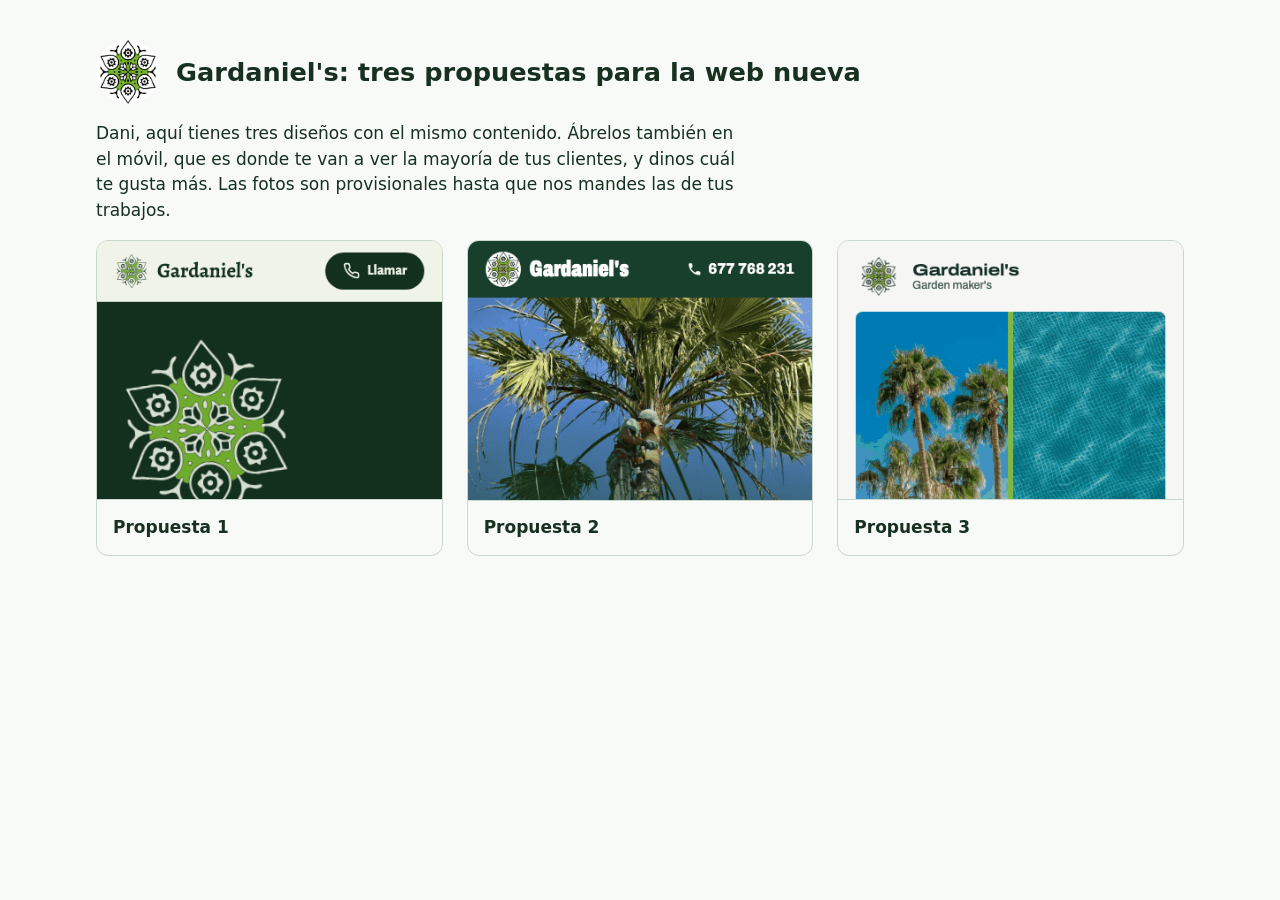
<file: index.html>
<!doctype html>
<html lang="es">
<head>
<meta charset="utf-8">
<meta name="viewport" content="width=device-width, initial-scale=1">
<meta name="robots" content="noindex">
<title>Gardaniel's · Propuestas de diseño</title>
<link rel="icon" href="assets/marca/logo-mandala.png">
<style>
  :root { color-scheme: light dark; --fg: #17301f; --bg: #f7faf6; --line: #c9d8cc; }
  @media (prefers-color-scheme: dark) { :root { --fg: #e4efe6; --bg: #101a13; --line: #2c4233; } }
  body { margin: 0; font: 17px/1.5 system-ui, sans-serif; color: var(--fg); background: var(--bg); }
  main { max-width: 68rem; margin: 0 auto; padding: 2.5rem 1.25rem 4rem; }
  header { display: flex; gap: 1rem; align-items: center; }
  header img { width: 64px; height: 64px; border-radius: 50%; background: #fff; }
  h1 { font-size: 1.6rem; margin: 0; }
  p { max-width: 40rem; }
  ul { list-style: none; padding: 0; display: grid; gap: 1.5rem; grid-template-columns: repeat(auto-fit, minmax(18rem, 1fr)); }
  a { color: inherit; }
  li a { display: block; text-decoration: none; border: 1px solid var(--line); border-radius: 12px; overflow: hidden; }
  li a:focus-visible { outline: 3px solid #3d8b4f; outline-offset: 3px; }
  li img { display: block; width: 100%; aspect-ratio: 4 / 3; object-fit: cover; object-position: top; border-bottom: 1px solid var(--line); }
  li span { display: block; padding: .9rem 1rem; font-weight: 600; }
</style>
</head>
<body>
<main>
  <header>
    <img src="assets/marca/logo-mandala.png" alt="" width="64" height="64">
    <h1>Gardaniel's: tres propuestas para la web nueva</h1>
  </header>
  <p>Dani, aquí tienes tres diseños con el mismo contenido. Ábrelos también en el móvil, que es donde te van a ver la mayoría de tus clientes, y dinos cuál te gusta más. Las fotos son provisionales hasta que nos mandes las de tus trabajos.</p>
  <ul>
    <li><a href="propuestas/1/"><img src="propuestas/1/capturas/movil-claro.png" alt="Captura de la propuesta 1"><span>Propuesta 1</span></a></li>
    <li><a href="propuestas/2/"><img src="propuestas/2/capturas/movil-claro.png" alt="Captura de la propuesta 2"><span>Propuesta 2</span></a></li>
    <li><a href="propuestas/3/"><img src="propuestas/3/capturas/movil-claro.png" alt="Captura de la propuesta 3"><span>Propuesta 3</span></a></li>
  </ul>
</main>
</body>
</html>
</file>
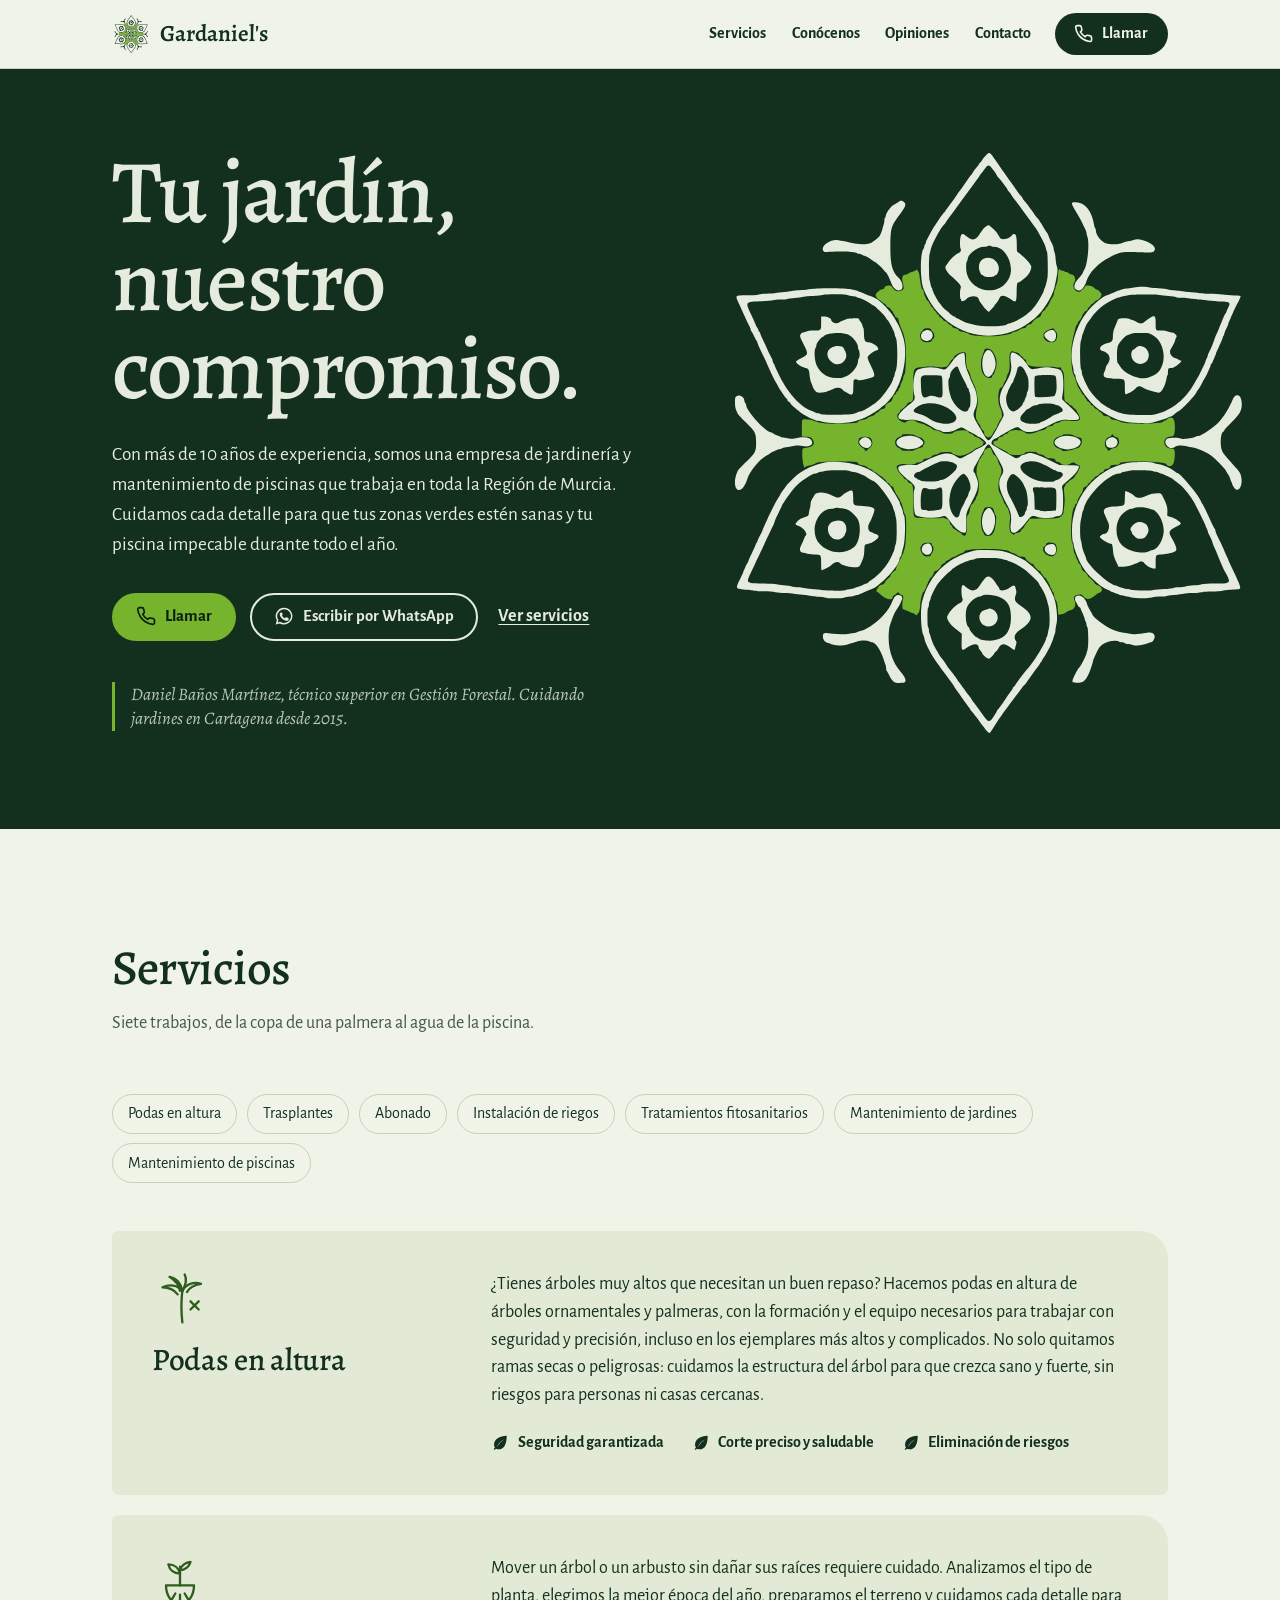
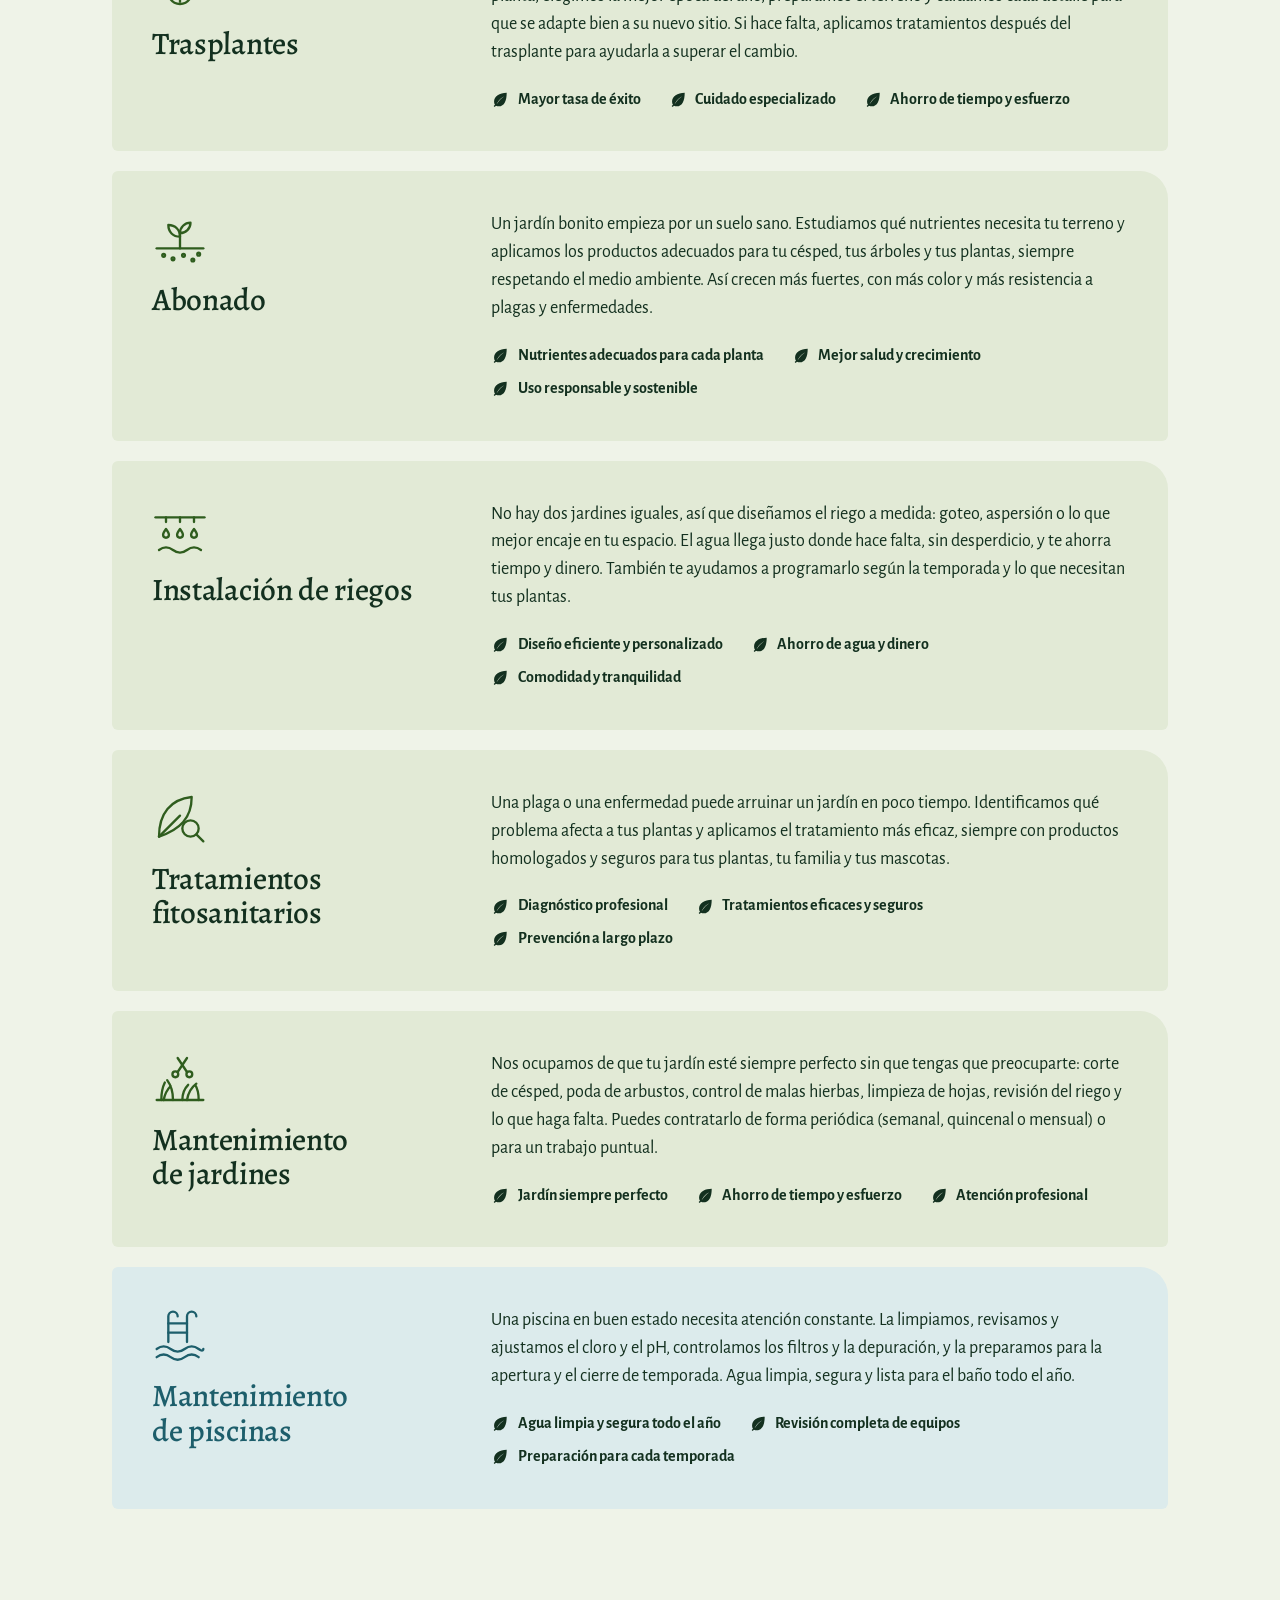
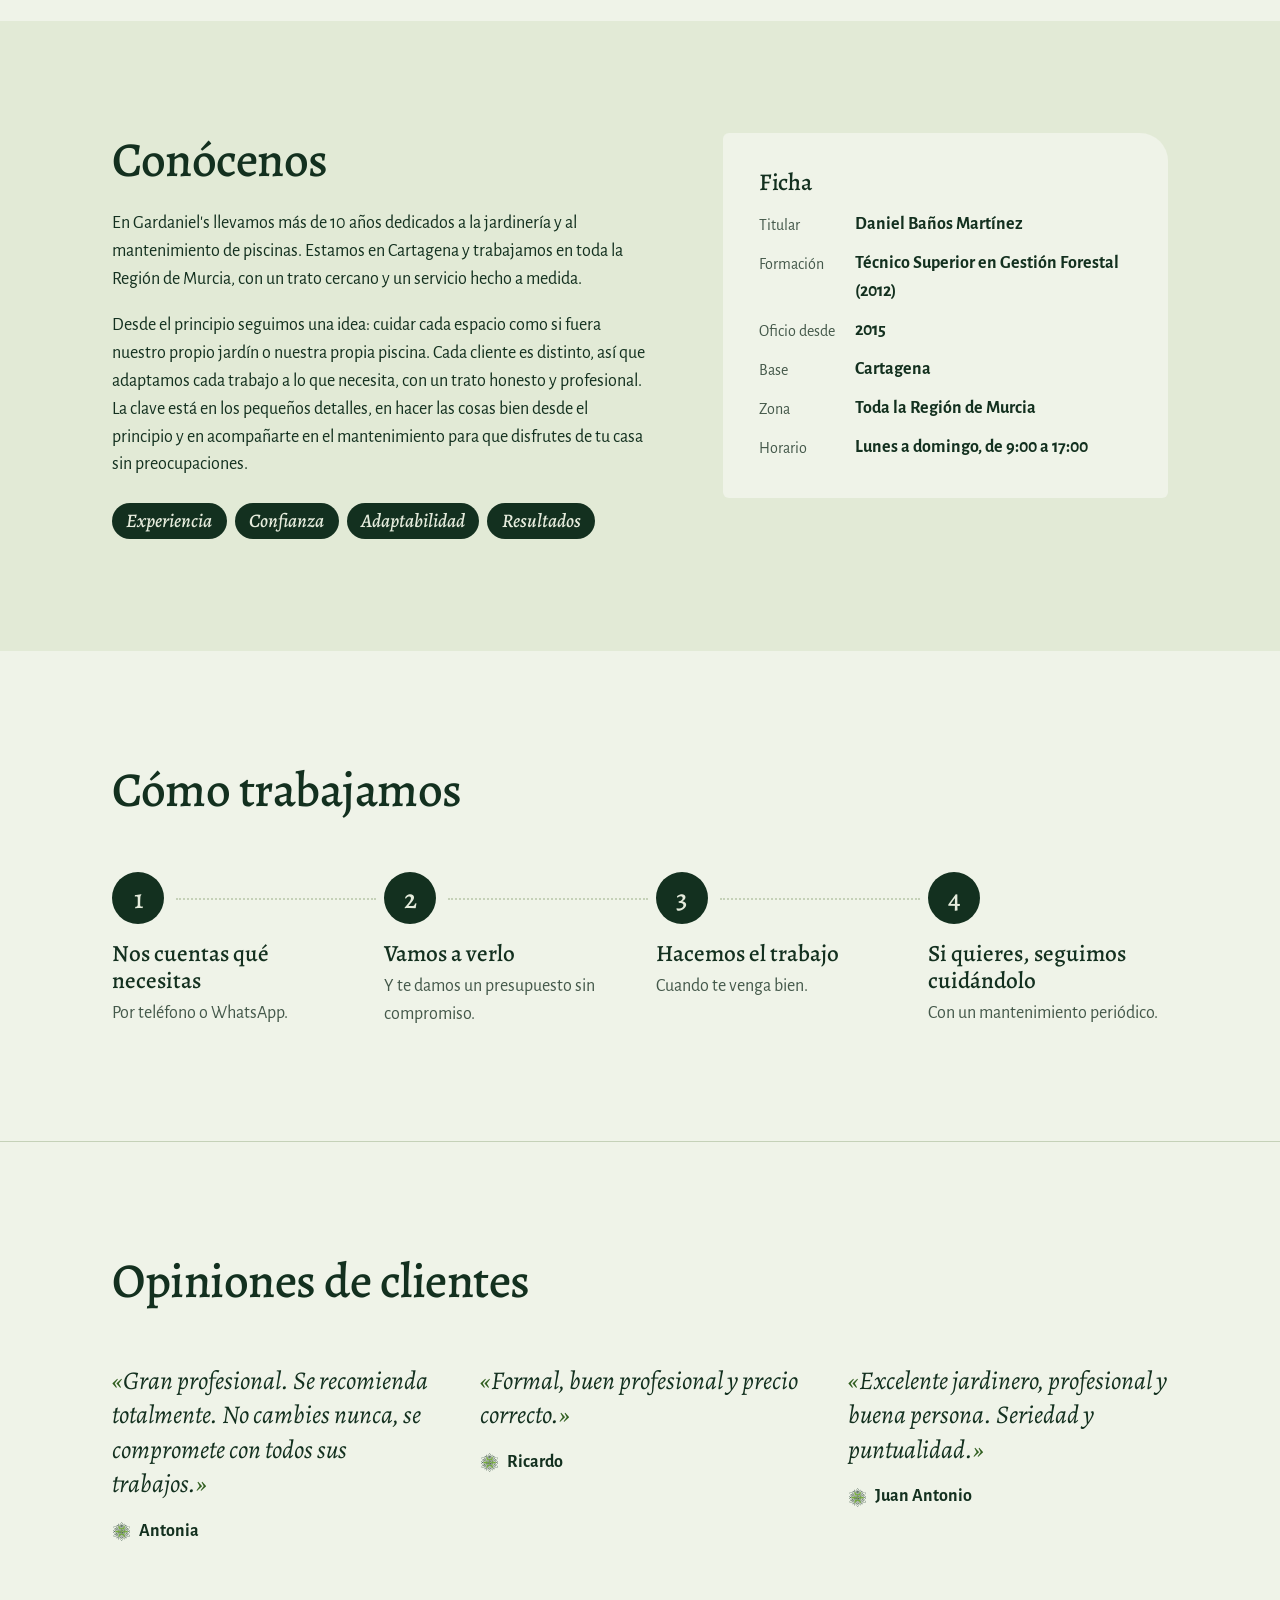
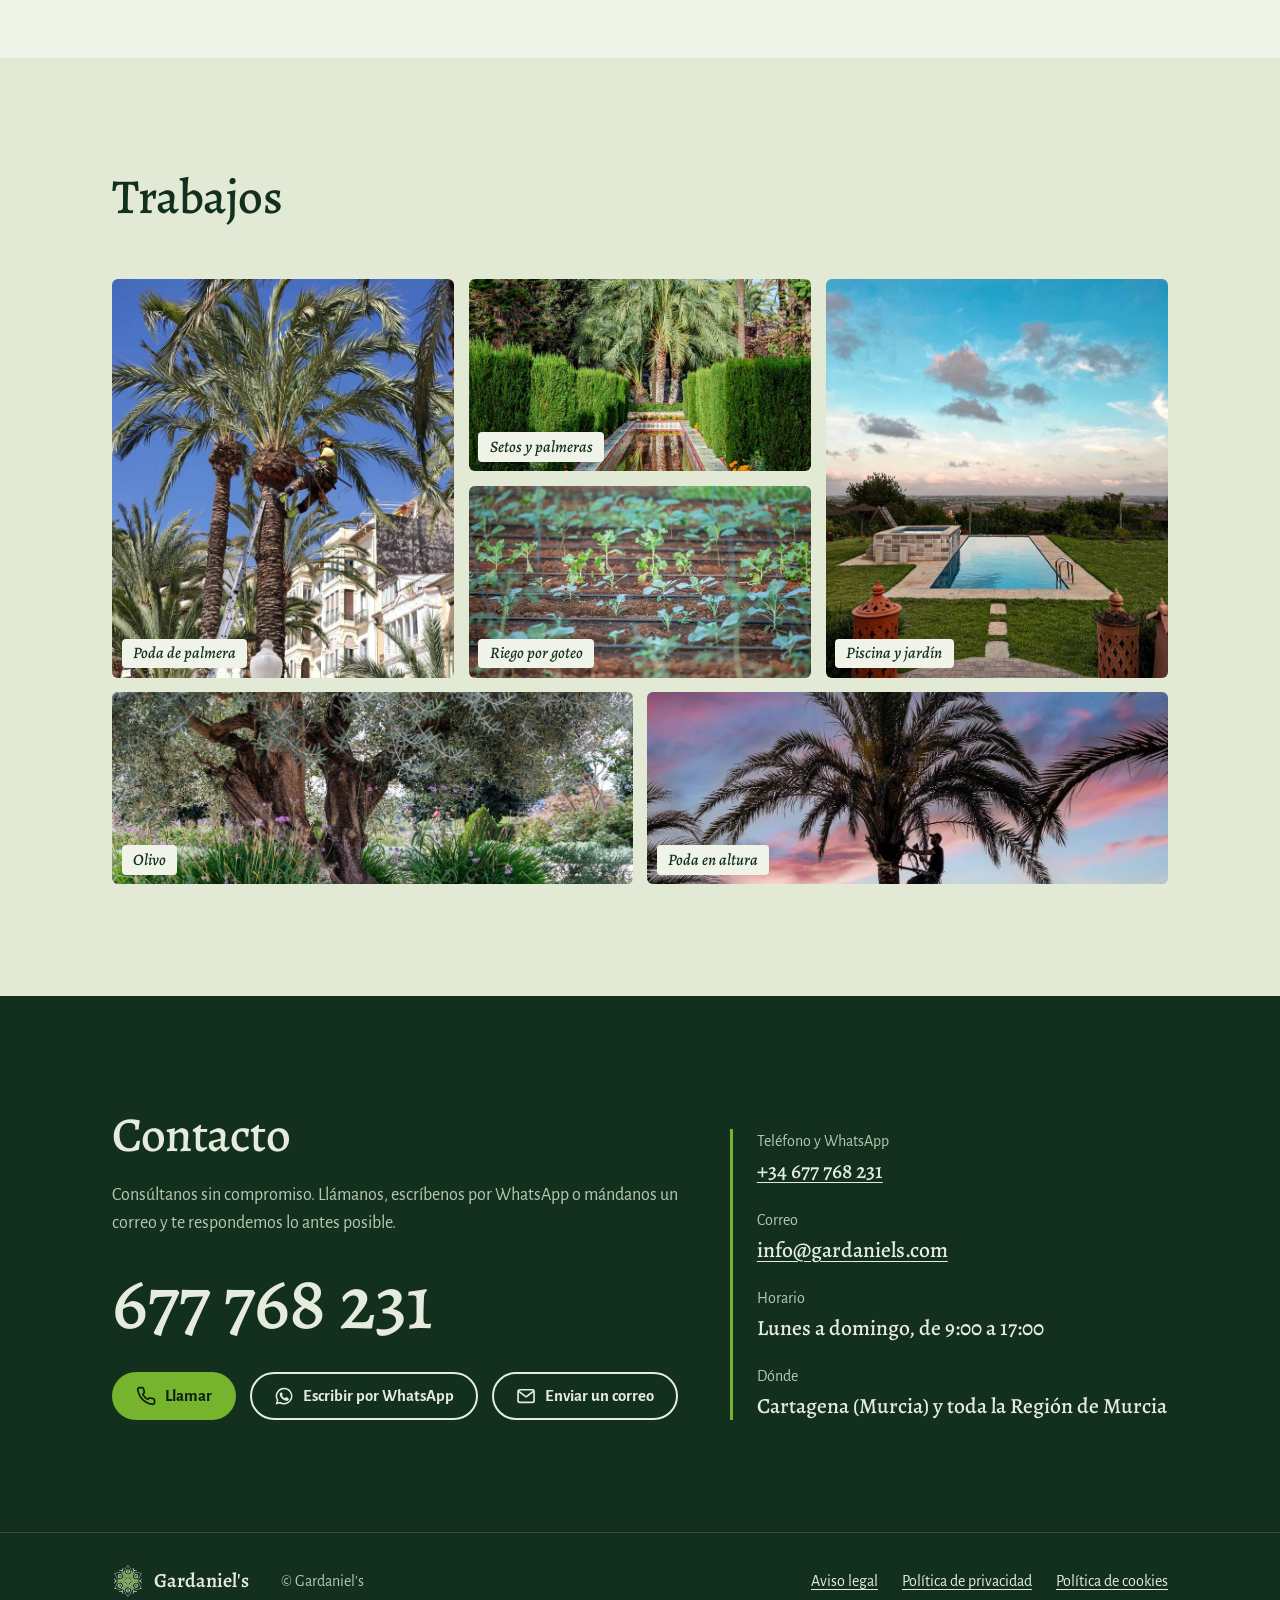
<file: propuestas/1/index.html>
<!doctype html>
<html lang="es">
<head>
<meta charset="utf-8">
<meta name="viewport" content="width=device-width, initial-scale=1">
<title>Gardaniel's | Jardinería y mantenimiento de piscinas en Cartagena</title>
<meta name="description" content="Jardinería y mantenimiento de piscinas en Cartagena y toda la Región de Murcia. Podas en altura, trasplantes, riego, tratamientos y mantenimiento. Más de 10 años de oficio. Presupuesto sin compromiso.">
<link rel="canonical" href="https://gardaniels.com/">
<meta name="theme-color" content="#13301f">
<meta property="og:type" content="website">
<meta property="og:locale" content="es_ES">
<meta property="og:site_name" content="Gardaniel's">
<meta property="og:title" content="Gardaniel's | Tu jardín, nuestro compromiso">
<meta property="og:description" content="Jardinería y mantenimiento de piscinas en Cartagena y toda la Región de Murcia. Presupuesto sin compromiso.">
<meta property="og:url" content="https://gardaniels.com/">
<meta property="og:image" content="https://gardaniels.com/img/og.jpg">
<meta property="og:image:width" content="1200">
<meta property="og:image:height" content="630">
<link rel="icon" href="favicon.svg" type="image/svg+xml">
<link rel="icon" href="favicon-32.png" sizes="32x32" type="image/png">
<link rel="apple-touch-icon" href="apple-touch-icon.png">
<link rel="stylesheet" href="estilos.css">
<script type="application/ld+json">
{
  "@context": "https://schema.org",
  "@type": "HomeAndConstructionBusiness",
  "name": "Gardaniel's",
  "slogan": "Garden maker's",
  "description": "Jardinería y mantenimiento de piscinas en Cartagena y toda la Región de Murcia.",
  "url": "https://gardaniels.com/",
  "logo": "https://gardaniels.com/logo-mandala.png",
  "image": "https://gardaniels.com/img/og.jpg",
  "telephone": "+34677768231",
  "email": "info@gardaniels.com",
  "founder": { "@type": "Person", "name": "Daniel Baños Martínez" },
  "foundingDate": "2015",
  "address": { "@type": "PostalAddress", "addressLocality": "Cartagena", "addressRegion": "Región de Murcia", "addressCountry": "ES" },
  "areaServed": { "@type": "AdministrativeArea", "name": "Región de Murcia" },
  "openingHoursSpecification": {
    "@type": "OpeningHoursSpecification",
    "dayOfWeek": ["Monday", "Tuesday", "Wednesday", "Thursday", "Friday", "Saturday", "Sunday"],
    "opens": "09:00",
    "closes": "17:00"
  },
  "knowsAbout": [
    "Podas en altura", "Trasplantes", "Abonado", "Instalación de riegos",
    "Tratamientos fitosanitarios", "Mantenimiento de jardines", "Mantenimiento de piscinas"
  ]
}
</script>
</head>
<body>
<svg width="0" height="0" style="position:absolute" aria-hidden="true"><symbol id="mandala" viewBox="0 0 1005 1005"><g transform="translate(0,1005) scale(0.1,-0.1)"><path class="m-verde" fill="#76B42D" d="M6224 7988 c-4 -7 -9 -51 -11 -98 -4 -83 -18 -155 -35 -174 -4 -6 -8 -18 -8 -28 0 -10 -4 -26 -9 -36 -6 -9 -13 -38 -16 -64 -3 -25 -13 -52 -20 -58 -8 -7 -15 -18 -15 -25 0 -7 -7 -18 -15 -25 -8 -7 -15 -20 -15 -30 0 -9 -9 -27 -20 -40 -11 -12 -17 -26 -15 -30 3 -5 -6 -17 -20 -28 -14 -11 -25 -26 -25 -34 0 -8 -11 -20 -24 -26 -22 -10 -43 -43 -59 -94 -3 -9 -22 -21 -42 -27 -37 -10 -95 -61 -108 -93 -3 -10 -16 -18 -27 -18 -32 0 -60 -18 -70 -46 -8 -19 -17 -24 -43 -24 -21 0 -51 -11 -78 -30 -24 -16 -56 -30 -70 -30 -14 0 -42 -11 -61 -23 -88 -61 -659 -73 -723 -16 -20 17 -70 34 -136 44 -24 4 -38 12 -42 24 -3 12 -21 22 -56 31 -32 7 -51 17 -51 27 0 7 -15 20 -34 28 -18 8 -40 25 -49 38 -9 13 -29 27 -46 30 -17 4 -31 13 -31 21 0 8 -16 23 -35 35 -19 11 -35 27 -35 35 0 9 -9 20 -20 26 -11 6 -20 17 -20 25 0 8 -11 22 -25 31 -14 9 -25 22 -25 29 0 8 -11 22 -25 33 -14 11 -25 27 -25 35 0 8 -7 20 -15 27 -8 7 -15 19 -15 26 0 7 -11 21 -25 30 -14 9 -25 24 -25 34 0 10 -6 23 -14 29 -8 7 -17 34 -21 62 -5 32 -13 53 -25 59 -16 9 -32 83 -54 258 -3 19 -12 42 -20 51 -9 10 -13 21 -9 24 13 14 -17 6 -50 -12 -18 -10 -47 -22 -64 -25 -18 -4 -37 -14 -44 -22 -6 -8 -20 -14 -31 -14 -74 0 -90 -45 -59 -165 18 -68 14 -88 -20 -107 -58 -33 -132 -10 -161 49 -23 49 -138 39 -138 -12 0 -7 -17 -15 -39 -19 -39 -6 -111 -70 -111 -99 0 -24 40 -78 67 -89 16 -7 32 -18 36 -25 4 -7 24 -20 43 -28 22 -9 34 -21 34 -34 0 -13 11 -23 35 -31 19 -6 35 -17 35 -24 0 -7 11 -22 25 -34 14 -12 25 -28 25 -36 0 -7 7 -19 15 -26 8 -7 15 -20 15 -30 0 -11 12 -22 29 -28 24 -9 29 -17 36 -59 4 -26 20 -76 36 -110 75 -161 94 -288 85 -567 -5 -154 -10 -214 -20 -225 -7 -9 -16 -27 -19 -41 -14 -67 -14 -67 -45 -127 -7 -13 -12 -31 -12 -42 0 -10 -7 -24 -15 -31 -8 -7 -15 -21 -15 -31 0 -10 -9 -23 -20 -29 -11 -6 -20 -17 -20 -25 0 -8 -11 -22 -25 -31 -14 -9 -25 -23 -25 -30 0 -8 -5 -24 -12 -37 -6 -12 -14 -29 -18 -37 -4 -8 -22 -20 -41 -26 -34 -11 -67 -53 -68 -86 -1 -12 -14 -19 -43 -25 -30 -6 -46 -15 -53 -31 -5 -12 -24 -27 -42 -33 -18 -6 -33 -17 -33 -24 0 -18 -24 -30 -72 -39 -21 -4 -41 -13 -45 -20 -12 -20 -43 -33 -98 -41 -57 -7 -69 -13 -77 -36 -5 -13 -31 -17 -144 -22 -311 -15 -509 -3 -585 36 -48 25 -172 44 -208 32 -17 -5 -18 -19 -20 -149 l-1 -143 68 -6 c87 -7 97 -12 122 -53 40 -69 0 -120 -102 -132 -82 -10 -78 -6 -80 -78 -3 -153 32 -311 55 -250 3 8 25 17 49 21 62 9 111 26 123 41 18 24 230 37 474 29 242 -7 247 -8 254 -34 3 -14 21 -21 67 -29 38 -7 70 -19 81 -31 10 -10 35 -25 56 -31 21 -7 42 -19 46 -26 4 -8 26 -23 48 -34 21 -11 39 -24 39 -29 0 -5 20 -19 45 -31 25 -12 43 -25 40 -29 -2 -5 7 -13 21 -19 13 -7 29 -23 34 -37 5 -14 21 -30 35 -37 14 -6 25 -17 25 -25 0 -7 16 -21 35 -30 25 -12 35 -23 35 -39 0 -13 5 -26 10 -29 6 -3 10 -14 11 -23 0 -9 16 -37 34 -62 19 -25 42 -61 50 -80 9 -19 23 -48 30 -65 8 -16 20 -63 28 -104 9 -46 21 -78 31 -83 32 -18 18 -556 -15 -593 -5 -5 -9 -17 -9 -26 0 -10 -6 -30 -14 -46 -8 -15 -20 -41 -26 -58 -7 -16 -17 -38 -22 -48 -55 -108 -68 -137 -68 -155 0 -11 -8 -23 -18 -27 -22 -6 -82 -78 -82 -97 -1 -7 -15 -22 -32 -33 -17 -11 -40 -38 -52 -61 -17 -34 -29 -43 -64 -53 -24 -6 -45 -19 -49 -29 -3 -9 -14 -26 -25 -38 -17 -20 -16 -54 2 -54 4 0 28 -20 53 -44 85 -84 207 -110 207 -45 0 12 13 25 35 36 19 9 35 23 35 30 0 20 38 15 50 -7 6 -11 17 -20 24 -20 31 0 49 -37 35 -72 -7 -17 -13 -63 -13 -102 -1 -70 -1 -70 57 -87 32 -10 67 -25 76 -33 10 -9 26 -16 37 -16 10 0 30 -9 44 -20 28 -22 40 -25 40 -9 0 6 9 18 20 27 16 14 21 38 30 127 11 119 35 213 57 232 8 6 15 17 16 25 2 7 10 24 20 38 9 13 17 32 17 42 0 9 5 20 10 23 6 3 10 14 10 24 0 10 7 24 15 31 8 7 15 20 15 30 0 10 11 25 25 34 14 9 25 23 25 30 0 7 7 19 15 26 8 7 12 16 9 22 -9 13 16 38 38 38 23 0 88 68 88 93 0 12 14 24 40 34 22 9 37 20 34 24 -3 5 15 18 39 28 24 11 47 26 50 34 3 8 25 19 49 25 25 6 57 21 71 32 15 12 46 27 69 34 24 6 43 18 43 26 0 53 716 55 765 2 10 -11 42 -25 71 -32 29 -7 61 -22 69 -33 12 -14 33 -21 74 -25 53 -4 58 -7 71 -38 8 -19 19 -34 24 -34 6 0 21 -11 35 -25 14 -14 34 -25 46 -25 11 0 24 -9 28 -19 11 -29 81 -101 98 -101 8 0 20 -13 25 -30 6 -16 15 -30 20 -30 5 0 14 -11 19 -25 5 -14 21 -30 35 -37 14 -6 25 -19 25 -28 0 -9 9 -25 20 -35 11 -10 18 -20 15 -23 -2 -3 2 -14 10 -26 8 -11 15 -28 15 -37 0 -9 7 -22 15 -29 8 -7 15 -21 15 -32 0 -10 6 -21 14 -24 8 -3 17 -26 21 -52 4 -26 14 -60 22 -77 9 -16 20 -38 25 -48 4 -9 11 -45 14 -80 10 -127 15 -150 27 -138 6 6 24 11 40 11 16 0 49 13 73 30 24 16 60 32 79 36 72 13 101 82 71 163 -26 68 -9 89 83 105 30 5 37 1 70 -34 54 -60 101 -57 185 9 33 26 71 52 84 55 77 24 52 112 -40 136 -22 7 -38 17 -38 26 0 16 -86 104 -101 104 -5 0 -9 5 -9 11 0 17 -48 72 -78 90 -15 9 -29 28 -33 45 -8 38 -37 94 -49 94 -6 0 -10 8 -10 17 0 9 -6 24 -13 32 -7 9 -20 36 -27 61 -7 25 -19 52 -26 60 -6 8 -15 49 -19 90 -4 41 -11 80 -16 86 -43 52 -20 549 27 605 8 8 14 22 14 30 0 8 9 22 20 32 11 9 20 23 20 31 0 18 48 115 71 141 16 20 32 65 33 95 1 8 17 20 36 26 22 7 37 20 42 36 5 14 20 30 33 36 14 7 24 17 23 24 -2 6 10 18 26 26 16 8 31 23 33 33 3 11 19 22 37 27 17 4 35 18 41 29 5 12 26 28 47 36 21 9 38 22 38 31 0 9 12 18 28 22 47 10 72 23 72 38 0 22 32 36 87 37 54 0 83 9 81 24 -6 50 771 36 795 -14 24 -50 99 -40 122 17 19 45 29 176 17 217 -8 28 -12 30 -70 35 -140 11 -141 200 -1 200 64 0 76 26 77 168 2 154 -54 200 -144 120 -11 -10 -28 -18 -37 -18 -9 0 -16 -6 -15 -12 10 -46 -680 -50 -730 -5 -21 18 -86 37 -130 37 -25 0 -35 5 -41 24 -11 26 -30 36 -72 36 -38 0 -69 16 -69 35 0 8 -13 21 -30 30 -16 9 -30 20 -30 25 0 5 -18 19 -40 30 -22 11 -40 27 -40 34 0 8 -13 19 -30 25 -18 6 -30 17 -30 28 0 10 -14 24 -33 33 -20 9 -33 24 -35 38 -2 13 -10 26 -18 29 -8 3 -14 13 -14 22 0 9 -9 22 -20 29 -12 7 -25 23 -31 35 -15 33 -34 65 -51 84 -8 10 -30 65 -48 123 -18 58 -39 112 -47 121 -18 21 -33 176 -33 339 1 133 11 204 55 380 9 36 19 75 22 87 3 12 11 28 19 34 8 6 14 20 14 30 0 10 6 22 14 26 22 12 66 81 66 104 0 11 7 22 15 25 8 4 15 14 15 23 0 9 13 22 30 28 19 7 30 18 30 31 0 11 11 27 25 36 14 9 25 23 25 31 0 8 16 21 36 30 19 8 33 19 29 25 -3 5 12 17 34 26 52 20 94 74 85 108 -6 25 -62 76 -83 76 -6 0 -27 16 -47 36 -37 38 -141 47 -153 13 -8 -24 -67 -78 -91 -84 -72 -17 -136 100 -89 161 36 45 5 134 -47 134 -12 0 -33 9 -47 20 -14 11 -34 20 -45 20 -12 0 -24 5 -27 10 -3 6 -19 10 -35 10 -15 0 -30 7 -34 15 -7 18 -22 19 -32 3z m-2190 -1004 c9 -3 16 -12 16 -18 0 -7 11 -23 25 -36 33 -31 36 -103 5 -120 -11 -6 -20 -19 -20 -30 0 -35 -130 -42 -163 -9 -45 45 -51 122 -12 159 14 13 25 29 25 36 0 21 84 33 124 18z m2116 -13 c0 -4 12 -21 26 -36 34 -37 30 -122 -8 -162 -52 -56 -207 3 -202 77 1 8 2 27 2 41 3 49 182 129 182 80z m-1056 -375 c67 -83 90 -203 56 -296 -11 -30 -20 -62 -20 -70 0 -8 -9 -21 -20 -28 -11 -7 -20 -19 -20 -27 0 -51 -80 -45 -136 10 -66 65 -75 246 -19 369 7 17 15 40 17 51 9 56 94 51 142 -9z m415 -19 c30 -8 46 -19 52 -35 5 -12 20 -27 34 -34 14 -6 25 -17 25 -25 0 -7 11 -18 25 -23 15 -6 25 -17 25 -29 0 -73 60 -96 252 -98 101 0 215 -4 253 -7 39 -3 76 -6 83 -6 6 0 12 -9 12 -19 0 -11 5 -23 10 -26 33 -20 41 -79 39 -289 -1 -236 -1 -236 46 -259 19 -9 35 -23 35 -30 0 -7 16 -19 35 -26 19 -7 35 -19 35 -26 0 -8 14 -21 30 -30 17 -9 30 -23 30 -33 0 -10 8 -24 18 -33 21 -18 47 -92 39 -113 -11 -27 -81 -38 -162 -25 -81 13 -160 5 -172 -16 -5 -8 -31 -17 -58 -22 -37 -6 -53 -14 -59 -30 -7 -15 -22 -23 -57 -27 -35 -5 -53 -13 -66 -31 -13 -17 -34 -28 -70 -35 -29 -5 -72 -19 -95 -31 -57 -28 -162 -37 -186 -17 -75 67 -264 68 -305 2 -4 -7 -21 -16 -38 -19 -19 -4 -33 -15 -36 -26 -4 -12 -14 -19 -30 -19 -35 0 -63 -18 -63 -41 0 -20 -4 -23 -52 -33 -21 -5 -28 -12 -28 -30 0 -34 12 -42 156 -116 49 -25 91 -48 92 -53 25 -55 264 -56 295 -1 12 21 193 20 205 -1 4 -9 17 -17 28 -19 66 -13 102 -28 107 -45 5 -19 44 -31 104 -31 41 0 73 -15 73 -35 0 -8 18 -20 44 -27 24 -7 45 -17 46 -23 7 -33 140 -37 167 -5 20 23 68 27 80 6 4 -7 21 -17 37 -23 47 -15 54 -36 28 -85 -35 -67 -47 -86 -65 -106 -10 -10 -17 -24 -17 -31 0 -6 -20 -20 -45 -31 -25 -11 -45 -26 -45 -33 0 -8 -14 -20 -30 -27 -17 -7 -29 -18 -27 -24 3 -6 -4 -20 -14 -32 -17 -19 -18 -28 -8 -135 8 -88 8 -136 -2 -209 -7 -52 -12 -100 -11 -106 1 -6 -13 -28 -31 -49 -42 -48 -73 -53 -343 -54 l-200 -1 -30 -41 c-16 -22 -39 -53 -51 -68 -12 -16 -20 -31 -17 -34 3 -2 -9 -15 -25 -27 -17 -12 -31 -28 -31 -35 0 -18 -24 -30 -72 -39 -20 -4 -39 -14 -43 -23 -3 -10 -9 -13 -13 -8 -4 6 -16 15 -27 21 -40 22 -52 118 -30 247 4 21 2 50 -3 65 -6 15 -13 43 -17 63 -3 21 -15 50 -27 65 -13 15 -23 34 -25 43 -1 8 -9 18 -17 23 -9 5 -16 16 -16 24 0 8 -4 22 -9 32 -5 9 -17 37 -27 62 -10 25 -24 52 -31 61 -39 47 -34 222 8 304 26 49 21 128 -9 172 -11 15 -23 45 -27 66 -7 44 -48 109 -76 119 -10 4 -19 16 -19 27 0 11 -4 22 -9 25 -4 3 -11 19 -14 36 -15 74 -137 8 -137 -73 0 -10 -5 -17 -11 -17 -5 0 -15 -13 -20 -29 -6 -16 -16 -32 -23 -34 -7 -3 -18 -24 -25 -48 -7 -24 -17 -52 -22 -61 -19 -36 -23 -155 -6 -190 45 -98 36 -312 -16 -364 -4 -4 -7 -15 -7 -24 0 -9 -9 -25 -20 -35 -11 -10 -18 -21 -15 -25 2 -4 -9 -16 -24 -28 -24 -18 -31 -33 -42 -94 -7 -44 -20 -80 -31 -91 -19 -19 -21 -34 -18 -187 1 -90 -16 -170 -38 -170 -25 1 -52 14 -52 27 0 8 -17 21 -37 30 -21 8 -42 22 -47 30 -4 8 -23 21 -42 29 -20 9 -34 21 -34 32 0 9 -9 23 -20 30 -11 7 -20 20 -20 30 0 55 -75 103 -151 95 -93 -10 -280 -9 -380 1 -97 10 -93 -3 -94 302 -1 255 -5 275 -65 295 -15 6 -30 19 -33 30 -3 11 -19 24 -36 30 -17 6 -31 16 -31 23 0 6 -12 24 -27 38 -59 57 -92 111 -93 150 0 32 81 60 143 49 97 -17 150 -14 177 9 13 11 30 20 39 20 42 0 91 22 91 39 0 15 12 21 62 30 43 7 69 18 84 34 13 15 39 27 65 31 24 4 52 15 62 24 23 21 224 26 220 5 -2 -11 60 -36 122 -47 40 -8 128 17 174 48 20 14 42 26 48 26 6 0 21 11 31 25 12 15 42 32 72 41 86 25 122 93 63 119 -13 5 -23 15 -23 22 0 6 -25 19 -55 28 -32 9 -55 21 -55 29 0 13 -56 46 -79 46 -6 0 -11 4 -11 9 0 56 -223 53 -269 -3 -21 -25 -161 -22 -191 4 -24 21 -80 40 -117 40 -12 0 -36 13 -52 29 -16 15 -45 31 -65 35 -19 4 -39 14 -44 23 -6 10 -40 23 -88 33 -44 10 -78 22 -77 28 7 29 -133 27 -162 -2 -20 -19 -22 -19 -66 -4 -88 29 -119 113 -58 157 10 7 19 22 19 32 0 10 10 21 23 24 24 7 85 67 102 100 6 10 25 22 44 26 53 11 53 10 54 275 2 321 -5 306 170 323 84 8 159 9 240 2 132 -10 167 -5 183 27 6 12 18 30 27 40 10 10 17 24 17 30 0 6 11 19 25 28 14 9 25 21 25 26 0 36 100 98 159 98 52 0 59 -11 54 -88 -4 -56 2 -113 20 -188 2 -7 9 -20 17 -29 17 -20 40 -82 40 -107 0 -10 20 -57 45 -106 69 -133 98 -320 65 -427 -21 -70 -24 -189 -6 -204 9 -7 16 -22 16 -32 0 -10 8 -23 18 -28 9 -5 23 -30 31 -56 8 -27 23 -53 37 -62 13 -8 24 -24 24 -35 0 -96 102 -121 145 -35 14 28 39 70 55 92 16 22 29 50 30 61 0 12 7 27 15 34 8 7 15 20 15 30 0 10 10 24 22 32 36 24 32 137 -7 203 -47 81 -37 324 14 338 18 4 51 58 51 83 0 7 8 21 19 31 10 10 22 36 25 58 4 22 13 49 20 60 31 52 39 103 32 222 -8 128 14 187 62 168 9 -3 37 -12 61 -18z m-1734 -1417 c22 -12 58 -25 80 -31 61 -16 104 -90 70 -119 -8 -7 -15 -21 -15 -30 0 -13 -11 -21 -32 -26 -31 -6 -81 -25 -120 -45 -31 -16 -218 -11 -218 5 0 8 -17 21 -37 29 -93 37 -94 158 -2 192 27 9 48 20 48 23 -3 19 8 22 94 22 74 0 101 -4 132 -20z m2698 5 c9 -8 41 -21 71 -29 31 -8 61 -18 66 -21 16 -10 12 -101 -5 -115 -8 -7 -15 -18 -15 -24 -2 -42 -310 -110 -310 -68 0 5 -25 17 -56 28 -121 41 -118 176 6 208 38 10 70 22 70 27 0 16 157 11 173 -6z m687 -4 c5 -11 23 -22 40 -26 28 -6 41 -17 47 -40 14 -56 14 -65 -11 -103 -21 -33 -32 -41 -67 -47 -22 -4 -48 -16 -57 -26 -19 -22 -52 -25 -52 -6 0 8 -11 24 -24 36 -54 51 -8 191 63 191 10 0 21 9 24 20 7 25 23 26 37 1z m-4168 -32 c67 -31 71 -150 5 -182 -20 -10 -37 -25 -37 -33 0 -8 -10 -14 -26 -14 -18 0 -25 4 -21 14 4 9 -8 20 -31 31 -48 22 -86 79 -76 114 5 14 8 32 9 40 1 33 125 54 177 30z m2091 -1200 c16 -7 28 -27 41 -70 9 -32 21 -59 26 -59 22 0 -8 -256 -34 -289 -5 -7 -15 -23 -21 -34 -22 -45 -145 -44 -145 0 0 9 -6 24 -13 32 -45 53 -52 261 -12 337 14 26 25 53 25 60 0 31 84 45 133 23z m-1039 -605 c9 -3 16 -14 16 -24 0 -10 7 -23 16 -31 21 -17 10 -95 -17 -125 -10 -11 -19 -26 -19 -32 0 -7 -10 -12 -22 -12 -13 0 -32 -3 -43 -6 -63 -17 -144 136 -96 180 12 11 21 25 21 32 0 21 102 34 144 18z m2130 -26 c48 -95 0 -214 -80 -201 -111 18 -176 122 -109 175 14 11 25 26 25 33 0 40 144 34 164 -7z"/><path fill="currentColor" d="M4973 9930 c-29 -32 -53 -62 -53 -67 0 -5 -13 -22 -30 -38 -16 -16 -30 -33 -30 -38 0 -5 -20 -33 -45 -61 -25 -29 -45 -57 -45 -61 0 -4 -12 -22 -27 -40 -27 -31 -34 -40 -71 -96 -30 -47 -135 -195 -180 -254 -4 -5 -15 -21 -24 -35 -34 -51 -84 -119 -130 -179 -27 -34 -48 -65 -48 -69 0 -5 -11 -19 -24 -31 -13 -12 -45 -55 -72 -94 -26 -40 -59 -89 -73 -110 -41 -60 -57 -87 -94 -157 -63 -117 -67 -125 -67 -140 0 -8 -7 -24 -15 -34 -8 -11 -15 -29 -15 -41 0 -12 -3 -25 -7 -29 -67 -66 -68 -538 -3 -701 320 -800 1256 -1044 1899 -496 135 116 298 370 332 521 53 234 64 320 44 366 -9 21 -19 77 -22 124 -3 47 -11 99 -19 117 -8 17 -14 43 -14 57 0 14 -12 52 -26 83 -56 121 -64 140 -64 148 0 4 -14 28 -31 54 -18 25 -45 70 -61 100 -16 29 -36 60 -44 68 -8 8 -14 19 -14 24 0 5 -16 27 -35 48 -20 21 -49 58 -64 82 -16 24 -37 53 -48 65 -11 11 -25 30 -32 42 -6 12 -34 48 -61 81 -28 33 -50 63 -50 67 0 4 -15 24 -32 44 -18 21 -53 68 -78 105 -25 37 -63 90 -85 118 -22 29 -53 72 -70 97 -17 25 -47 68 -66 95 -19 28 -77 112 -129 188 -107 157 -106 157 -177 77z m79 -172 c20 -16 118 -148 118 -159 0 -5 17 -27 38 -48 20 -22 53 -63 72 -91 19 -28 43 -61 53 -72 9 -12 17 -25 17 -30 0 -5 9 -18 20 -30 11 -12 32 -40 47 -62 15 -23 46 -66 69 -96 83 -111 331 -446 352 -476 23 -34 87 -150 135 -248 16 -33 31 -76 34 -95 3 -20 11 -42 17 -50 15 -19 21 -390 8 -456 -19 -90 -32 -139 -47 -172 -8 -17 -15 -36 -15 -42 0 -11 -40 -91 -73 -146 -95 -161 -171 -236 -332 -333 -60 -36 -165 -82 -187 -82 -13 0 -28 -4 -34 -10 -43 -43 -404 -49 -566 -9 -129 32 -164 44 -228 80 -19 11 -47 25 -62 30 -16 6 -28 15 -28 20 0 5 -6 9 -13 9 -15 0 -34 14 -128 93 -38 32 -77 70 -86 85 -9 15 -32 44 -50 64 -34 39 -113 191 -113 218 0 9 -4 20 -10 26 -5 5 -14 30 -19 54 -5 25 -14 63 -20 85 -14 52 -14 388 0 440 6 22 14 56 19 75 26 105 171 378 230 430 3 3 19 25 35 49 37 54 54 78 130 179 33 44 67 90 75 102 8 13 59 82 112 154 53 72 121 164 150 204 29 40 58 78 63 85 6 7 22 30 35 52 13 22 29 45 36 50 6 6 28 35 49 65 49 73 65 83 97 58z M4990 8733 c-41 -28 -54 -44 -114 -135 -76 -118 -122 -122 -249 -20 -39 31 -56 28 -73 -13 -17 -41 -19 -187 -3 -217 15 -28 -5 -64 -43 -77 -35 -12 -141 -111 -170 -160 -12 -20 -28 -42 -35 -49 -32 -33 1 -106 81 -177 155 -136 184 -174 167 -211 -14 -31 -15 -171 -1 -179 6 -3 10 -15 10 -26 0 -29 59 -15 90 21 54 63 210 58 210 -6 0 -19 96 -151 133 -184 l38 -33 49 51 c28 28 50 56 50 61 0 6 10 19 21 30 23 21 39 46 64 99 26 55 91 46 205 -31 77 -52 85 -43 87 113 3 152 7 180 27 180 13 0 42 21 133 95 66 54 113 176 78 205 -8 7 -15 18 -15 24 0 14 -139 151 -187 185 -33 22 -33 22 -33 138 0 134 -12 183 -47 183 -12 0 -26 -6 -30 -14 -40 -72 -193 -102 -218 -43 -8 20 -19 38 -25 42 -5 3 -10 13 -10 21 0 19 -130 144 -150 144 -9 0 -27 -8 -40 -17z m85 -343 c3 -5 24 -10 46 -10 204 0 362 -334 255 -539 -184 -353 -730 -217 -731 181 0 65 4 101 13 110 6 6 12 20 12 31 0 88 165 217 279 217 27 0 53 5 56 10 3 6 19 10 35 10 16 0 32 -4 35 -10z M4944 8176 c-75 -34 -103 -135 -63 -224 13 -28 29 -52 36 -52 6 0 19 -8 29 -17 24 -25 154 -25 181 0 11 9 25 17 31 17 6 0 21 21 32 48 63 141 -101 294 -246 228z M3515 9161 c-6 -5 -26 -18 -45 -28 -80 -44 -98 -59 -142 -117 -26 -34 -49 -77 -53 -99 -4 -20 -11 -40 -16 -43 -5 -3 -9 -21 -9 -39 0 -19 -6 -54 -14 -77 -8 -24 -17 -58 -21 -76 -4 -18 -13 -45 -21 -60 -8 -15 -14 -32 -14 -37 0 -22 -116 -122 -160 -138 -96 -34 -258 -26 -412 19 -26 8 -59 14 -73 14 -14 0 -46 5 -70 11 -123 31 -312 -98 -259 -178 16 -25 16 -25 127 -18 214 13 424 2 450 -24 6 -6 20 -11 31 -11 12 -1 39 -9 61 -20 22 -11 47 -19 56 -20 9 0 43 -20 75 -45 31 -25 61 -45 66 -45 5 0 14 -4 21 -10 76 -61 117 -99 140 -131 15 -20 33 -39 40 -42 15 -6 59 -89 82 -155 41 -120 108 -178 171 -149 59 28 38 147 -38 213 -105 92 -140 231 -136 535 4 319 11 341 160 540 95 127 112 170 81 207 -21 24 -63 37 -78 23z M6457 9133 c-14 -13 -6 -36 36 -106 24 -40 47 -79 51 -87 4 -8 18 -33 31 -55 13 -22 34 -60 46 -85 11 -25 34 -72 50 -104 16 -33 29 -68 29 -78 0 -11 7 -42 16 -69 37 -113 1 -483 -54 -558 -10 -14 -22 -38 -25 -53 -4 -14 -27 -47 -51 -72 -94 -96 -117 -167 -69 -212 61 -56 142 9 184 149 41 138 215 315 389 397 203 96 191 94 479 87 261 -6 271 -5 295 41 44 85 -254 222 -360 167 -16 -8 -43 -15 -60 -15 -33 0 -121 -24 -163 -44 -42 -20 -221 -14 -267 9 -82 42 -154 141 -154 212 0 16 -5 34 -12 41 -6 6 -15 33 -19 59 -37 234 -159 383 -313 383 -29 0 -56 -3 -59 -7z M7510 7684 c-25 -7 -73 -13 -106 -13 -34 -1 -75 -8 -90 -16 -16 -8 -37 -15 -47 -15 -9 0 -25 -4 -35 -10 -9 -5 -35 -16 -57 -25 -22 -9 -58 -25 -81 -36 -23 -10 -48 -19 -56 -19 -38 0 -225 -155 -316 -264 -212 -250 -327 -671 -257 -939 8 -32 15 -73 15 -91 0 -19 7 -39 15 -46 8 -7 15 -19 15 -27 0 -128 236 -466 405 -583 242 -166 406 -220 684 -228 148 -3 194 -1 235 11 28 9 87 26 131 37 44 12 101 32 126 46 26 13 54 24 62 24 9 0 20 6 24 14 8 15 88 76 99 76 28 0 275 258 297 310 6 14 19 34 28 45 9 11 36 56 60 100 23 44 53 97 66 117 12 21 23 40 23 43 0 2 16 38 35 79 19 41 35 81 35 89 0 8 7 20 15 27 8 7 15 16 15 21 0 4 14 37 30 72 17 36 30 70 30 75 0 6 6 23 14 39 8 15 19 39 24 53 6 14 24 54 41 90 16 36 33 77 36 93 4 15 11 30 16 33 5 3 9 12 9 20 0 14 12 45 56 141 8 17 14 36 14 41 0 6 6 23 14 39 8 15 19 39 25 53 32 78 103 232 120 260 18 28 51 106 51 118 0 9 -33 12 -112 12 -62 0 -151 7 -198 15 -47 8 -146 15 -220 16 -74 0 -157 5 -185 10 -27 6 -106 14 -175 19 -69 4 -143 13 -165 19 -22 6 -72 11 -110 11 -43 0 -78 5 -90 14 -13 9 -66 15 -155 19 -74 3 -148 10 -163 16 -38 15 -191 12 -247 -5z m440 -125 c25 -6 93 -14 152 -19 59 -5 116 -13 127 -19 11 -6 57 -11 103 -11 46 -1 103 -5 128 -11 25 -6 105 -14 178 -19 73 -4 138 -13 145 -18 6 -6 82 -12 168 -14 202 -4 214 -12 164 -113 -13 -27 -25 -53 -25 -58 0 -4 -10 -24 -23 -45 -12 -20 -33 -64 -46 -97 -12 -33 -29 -72 -37 -87 -8 -14 -14 -31 -14 -36 0 -6 -14 -41 -31 -79 -17 -37 -37 -82 -45 -100 -8 -17 -14 -35 -14 -40 0 -4 -13 -40 -29 -79 -29 -71 -32 -79 -64 -142 -9 -19 -17 -39 -17 -45 -1 -7 -9 -30 -20 -52 -11 -22 -19 -44 -20 -50 0 -5 -13 -37 -29 -70 -16 -33 -44 -91 -62 -130 -19 -38 -39 -77 -45 -85 -7 -8 -27 -42 -45 -75 -122 -224 -288 -385 -497 -481 -52 -24 -94 -38 -192 -64 -73 -20 -470 -12 -533 10 -31 11 -61 20 -67 20 -6 0 -35 11 -63 24 -29 13 -62 27 -74 31 -13 3 -23 11 -23 16 0 5 -8 9 -19 9 -10 0 -24 7 -31 15 -7 9 -28 23 -48 32 -55 26 -212 188 -259 267 -25 43 -93 184 -93 193 0 6 -7 24 -15 39 -8 16 -15 45 -15 65 0 19 -6 41 -12 47 -21 21 -24 438 -4 487 9 21 16 49 16 64 0 14 7 39 15 55 8 15 15 33 15 38 0 5 8 28 19 51 10 23 21 49 24 57 10 23 27 48 88 130 109 146 203 222 396 318 29 15 121 43 171 52 26 5 63 13 82 18 48 13 464 14 520 1z M7779 7167 c-20 -12 -55 -39 -78 -59 -51 -47 -86 -49 -153 -8 -26 17 -56 30 -66 30 -10 0 -27 7 -38 15 -35 26 -201 21 -209 -7 -4 -13 -12 -36 -20 -53 -28 -65 -35 -82 -50 -125 -8 -25 -15 -72 -15 -105 0 -75 -16 -101 -70 -110 -132 -22 -200 -112 -106 -141 128 -39 158 -143 71 -244 -7 -8 -16 -33 -20 -55 -4 -22 -11 -45 -15 -50 -27 -33 -23 -94 6 -100 16 -4 38 -11 49 -15 11 -5 75 -11 143 -13 152 -5 146 0 146 -141 1 -122 4 -132 33 -118 10 5 39 20 65 32 26 13 63 41 84 62 43 45 69 48 122 15 55 -35 222 -87 278 -87 45 0 113 127 129 242 3 26 10 50 16 53 5 4 9 26 9 50 0 62 7 75 42 75 37 0 80 22 141 72 50 43 58 58 28 58 -10 0 -24 6 -30 14 -7 8 -24 17 -39 21 -94 23 -136 109 -86 176 33 44 61 101 69 142 4 18 12 38 18 45 24 30 -33 82 -89 82 -13 0 -41 7 -61 15 -21 9 -67 15 -113 15 -93 0 -90 -5 -90 136 0 117 -17 131 -101 81z m39 -288 c258 -129 267 -598 13 -701 -14 -6 -41 -17 -60 -26 -143 -62 -432 54 -508 203 -9 16 -21 33 -27 37 -23 15 -21 263 3 309 33 63 131 169 157 169 3 0 20 6 37 14 53 24 58 24 193 25 127 1 133 0 192 -30z M7540 6655 c-13 -13 -31 -27 -41 -30 -43 -14 -48 -121 -7 -175 91 -124 265 -74 271 78 5 123 -146 209 -223 127z M2125 7669 c-77 -3 -160 -11 -185 -17 -25 -6 -87 -11 -138 -12 -51 0 -103 -5 -114 -11 -12 -7 -74 -15 -137 -19 -64 -5 -134 -13 -156 -19 -22 -6 -92 -11 -155 -11 -77 0 -120 -4 -128 -12 -8 -8 -72 -14 -202 -16 -228 -5 -213 15 -128 -172 51 -113 64 -141 169 -366 10 -23 19 -49 19 -58 0 -9 3 -16 8 -16 4 0 25 -36 46 -80 21 -44 42 -83 47 -86 5 -3 9 -12 9 -21 0 -9 20 -59 45 -112 25 -53 59 -123 74 -156 16 -33 38 -81 50 -107 12 -27 30 -69 42 -95 44 -98 74 -160 111 -222 21 -34 38 -65 38 -68 0 -11 133 -203 140 -203 4 0 11 -11 14 -24 3 -14 15 -27 26 -31 10 -3 22 -14 25 -24 3 -9 35 -42 71 -72 37 -30 83 -69 103 -87 37 -33 207 -122 235 -122 8 0 18 -4 21 -10 3 -5 15 -10 27 -10 11 0 59 -9 107 -21 147 -36 492 -17 583 32 10 5 23 9 29 9 50 0 296 135 369 203 14 12 34 29 46 37 268 189 436 747 343 1137 -77 321 -350 669 -579 737 -26 8 -70 26 -98 40 -28 14 -60 26 -70 26 -10 0 -27 7 -38 15 -10 8 -31 15 -46 15 -15 0 -47 6 -70 14 -50 17 -337 24 -553 15z m487 -113 c24 -8 67 -16 97 -20 29 -3 58 -9 65 -14 6 -6 25 -13 43 -17 41 -8 157 -66 202 -99 19 -14 40 -26 47 -26 17 0 214 -195 214 -213 0 -7 10 -23 23 -35 13 -12 40 -57 61 -100 21 -42 41 -84 46 -93 5 -9 12 -34 16 -55 3 -22 11 -45 17 -52 35 -45 36 -504 1 -567 -7 -11 -15 -39 -19 -62 -4 -24 -11 -45 -16 -49 -5 -3 -9 -13 -9 -22 0 -53 -133 -254 -235 -357 -86 -85 -278 -205 -329 -205 -8 0 -27 -6 -43 -14 -71 -36 -116 -41 -370 -41 -188 0 -255 3 -265 13 -6 6 -25 12 -41 12 -15 0 -38 5 -50 12 -12 7 -36 17 -54 24 -169 60 -362 252 -495 492 -53 94 -136 267 -144 297 -3 14 -10 25 -15 25 -4 0 -11 17 -15 38 -4 20 -11 42 -16 49 -11 14 -78 149 -78 158 0 3 -27 62 -60 130 -33 68 -60 130 -60 138 0 8 -7 20 -15 27 -8 7 -15 19 -15 27 0 8 -8 27 -19 41 -10 15 -31 56 -45 92 -15 36 -45 102 -67 147 -95 200 -94 203 153 213 100 5 201 13 223 19 22 6 82 11 133 11 51 0 103 5 114 11 12 6 69 14 127 16 58 3 114 10 125 15 10 6 84 14 165 18 80 5 164 13 186 18 66 16 367 14 417 -2z M2170 7082 c0 -134 2 -132 -121 -132 -66 0 -106 -5 -125 -15 -16 -8 -41 -15 -56 -15 -16 0 -33 -9 -42 -22 -27 -38 -25 -45 57 -207 71 -142 69 -148 -65 -216 -45 -23 -78 -46 -78 -54 0 -35 97 -96 181 -115 29 -6 49 -42 49 -86 0 -35 18 -127 30 -155 5 -11 12 -31 17 -45 30 -92 66 -130 121 -130 65 0 146 22 228 61 88 42 149 32 187 -28 4 -7 12 -13 18 -13 5 0 27 -11 49 -25 84 -53 98 -41 99 89 1 63 4 122 7 130 7 18 59 22 70 5 10 -17 168 14 258 50 41 16 31 58 -51 225 -29 58 -42 97 -39 112 7 26 100 100 138 109 45 11 55 31 31 63 -21 29 -116 82 -148 82 -63 0 -82 31 -83 135 -1 53 -5 102 -10 109 -5 6 -12 25 -16 41 -4 17 -18 44 -30 60 -12 17 -25 38 -29 48 -3 9 -14 18 -24 18 -44 4 -169 -4 -178 -10 -5 -4 -32 -16 -60 -26 -27 -10 -62 -26 -77 -36 -45 -33 -138 3 -138 52 0 19 -75 49 -121 49 l-49 0 0 -108z m460 -198 c90 -45 170 -149 170 -221 0 -16 5 -34 11 -40 19 -19 22 -128 4 -143 -8 -7 -15 -28 -15 -47 0 -80 -89 -206 -174 -247 -95 -45 -113 -49 -208 -44 -153 8 -257 77 -324 213 -36 75 -48 257 -20 300 9 13 16 35 16 49 0 28 68 119 102 137 13 7 25 15 28 18 45 55 318 71 410 25z M2397 6681 c-145 -33 -163 -193 -30 -278 133 -85 288 58 213 197 -10 19 -23 44 -29 56 -13 29 -85 41 -154 25z M3913 6933 c-99 -88 11 -210 123 -137 49 33 52 108 6 144 -37 29 -91 26 -129 -7z M6045 6943 c-92 -48 -87 -98 15 -166 64 -43 120 -2 120 89 0 82 -60 117 -135 77z M4982 6598 c-102 -110 -70 -438 43 -438 60 0 135 151 122 246 -22 165 -102 258 -165 192z M5421 6571 c-20 -13 -25 -100 -11 -176 21 -110 -13 -221 -116 -380 -82 -127 -98 -259 -45 -387 47 -114 47 -120 11 -184 -18 -32 -46 -82 -62 -113 -161 -297 -168 -302 -247 -164 -25 45 -65 114 -89 152 -102 168 -109 200 -62 296 46 91 41 233 -10 350 -5 11 -25 55 -44 98 -20 44 -36 83 -36 88 0 6 -13 38 -29 72 -38 80 -54 153 -56 247 0 41 -5 81 -9 89 -21 33 -128 -25 -181 -99 -109 -153 -144 -185 -187 -171 -154 47 -271 47 -426 -1 -66 -20 -102 -285 -60 -442 15 -58 1 -91 -59 -136 -268 -202 -285 -297 -52 -285 161 9 221 -10 454 -145 28 -16 61 -29 75 -29 14 -1 36 -8 48 -17 43 -30 163 -16 252 29 91 45 87 45 152 3 29 -18 85 -50 125 -69 39 -20 74 -41 77 -46 4 -5 19 -12 34 -16 30 -6 122 -87 122 -107 -1 -14 -57 -51 -140 -92 -30 -15 -62 -33 -70 -40 -34 -30 -213 -126 -233 -126 -13 0 -38 10 -57 23 -140 94 -239 82 -526 -59 l-159 -79 -144 0 c-240 0 -234 -71 21 -272 80 -63 99 -97 80 -143 -11 -27 -13 -74 -10 -205 4 -195 16 -240 65 -250 15 -3 46 -11 68 -18 64 -19 270 -15 332 6 71 25 81 20 153 -78 94 -129 177 -195 244 -195 33 0 35 10 35 185 -1 173 -15 129 140 434 69 137 77 242 26 341 -8 16 -15 36 -15 45 0 9 -7 18 -15 21 -22 9 -19 63 6 104 12 19 35 60 51 90 16 30 40 73 53 95 14 22 39 65 55 95 69 125 81 125 147 9 23 -41 47 -79 52 -86 15 -17 65 -107 101 -180 37 -76 38 -118 4 -168 -80 -118 -52 -261 107 -540 45 -80 62 -173 48 -265 -37 -243 74 -242 262 3 89 115 99 119 206 80 51 -18 256 -14 275 5 7 7 29 12 49 12 48 0 78 25 89 75 14 59 14 322 0 376 -17 66 -17 66 102 168 132 113 201 212 170 243 -6 6 -76 11 -168 11 l-159 2 -175 86 c-238 117 -326 140 -390 104 -14 -8 -35 -14 -47 -15 -12 0 -38 -13 -56 -30 -38 -33 -71 -38 -103 -16 -11 8 -41 26 -65 39 -49 26 -271 155 -306 178 -41 25 7 109 61 109 4 0 22 11 39 24 18 13 57 37 87 53 233 127 239 129 287 90 112 -90 222 -79 472 46 208 104 232 111 366 103 242 -13 231 28 -80 312 -42 39 -46 47 -41 75 27 136 28 313 3 406 -18 65 -47 79 -210 102 -66 9 -80 8 -249 -23 -79 -14 -90 -7 -154 89 -77 116 -208 211 -253 184z m-915 -248 c16 -49 91 -208 120 -255 13 -20 26 -48 30 -62 3 -14 12 -30 20 -37 8 -6 14 -19 14 -29 0 -9 7 -31 16 -49 19 -37 17 -237 -2 -249 -6 -4 -15 -18 -19 -32 -30 -98 -191 -11 -276 150 -59 113 -89 344 -49 384 5 5 10 23 10 39 0 76 118 197 136 140z m1114 -15 c19 -23 46 -73 74 -140 22 -49 22 -226 1 -254 -8 -10 -15 -31 -15 -47 0 -15 -9 -44 -20 -64 -11 -21 -20 -46 -20 -55 0 -10 -4 -18 -10 -18 -5 0 -12 -11 -16 -24 -12 -49 -117 -136 -163 -136 -87 0 -158 199 -107 301 9 18 16 37 16 43 0 6 11 31 25 56 13 25 28 55 34 67 5 11 15 24 20 28 6 3 11 13 11 21 0 8 13 43 29 77 15 34 31 84 35 110 9 75 59 92 106 35z m-1412 -124 c29 -8 31 -19 34 -207 3 -182 5 -180 -95 -158 -97 23 -116 24 -151 7 -94 -44 -117 -6 -123 204 -5 165 -10 160 176 160 75 0 146 -3 159 -6z m1963 -11 c21 -24 25 -241 6 -285 -8 -18 -17 -40 -20 -49 -6 -19 -311 -34 -334 -17 -13 10 -17 326 -5 345 19 29 330 34 353 6z m-1985 -483 c244 -72 376 -246 234 -308 -114 -50 -316 -12 -427 80 -15 12 -85 48 -94 48 -4 0 -20 5 -36 12 -15 6 -46 16 -68 22 -84 23 -46 84 85 140 77 33 206 35 306 6z m1966 2 c6 -6 20 -12 31 -12 58 0 134 -77 105 -106 -15 -15 -123 -64 -140 -64 -5 0 -29 -15 -55 -34 -48 -33 -153 -86 -172 -86 -5 0 -11 -6 -13 -12 -7 -20 -222 -24 -251 -6 -12 8 -34 18 -49 22 -31 7 -44 40 -34 80 6 25 101 136 117 136 4 0 27 13 51 29 24 16 61 32 83 36 22 4 45 11 50 15 29 23 255 24 277 2z m-1727 -996 c63 -30 69 -37 60 -82 -13 -70 -195 -214 -270 -214 -12 0 -27 -6 -33 -12 -21 -21 -279 -17 -317 5 -16 9 -36 17 -42 17 -7 0 -13 4 -13 9 0 5 -8 12 -18 15 -62 20 -40 86 33 102 17 3 35 10 41 15 24 19 301 157 324 162 78 14 182 7 235 -17z m1452 8 c59 -20 192 -84 232 -113 16 -12 35 -21 43 -21 8 0 23 -7 34 -15 10 -8 31 -15 45 -15 40 0 73 -31 64 -59 -8 -25 -79 -81 -104 -81 -9 0 -25 -7 -35 -15 -31 -24 -217 -20 -297 5 -165 52 -296 161 -287 238 9 76 179 118 305 76z m-1235 -226 c68 -73 101 -220 60 -271 -5 -7 -13 -28 -17 -47 -4 -19 -13 -42 -19 -50 -10 -13 -25 -42 -56 -110 -3 -8 -14 -28 -23 -45 -25 -47 -45 -97 -52 -131 -32 -159 -175 8 -177 206 0 53 19 170 36 215 44 121 154 259 209 264 5 1 23 -14 39 -31z m899 -39 c39 -38 68 -77 85 -116 14 -32 30 -66 35 -77 27 -49 50 -269 30 -289 -6 -6 -11 -25 -11 -43 0 -17 -7 -37 -15 -44 -8 -7 -15 -20 -15 -29 0 -55 -94 -103 -106 -53 -10 43 -104 245 -153 327 -50 86 -67 214 -37 282 59 132 88 138 187 42z m453 -169 c206 0 191 16 191 -203 0 -97 -4 -179 -8 -184 -15 -14 -239 -20 -263 -7 -12 7 -39 14 -60 16 l-39 3 -3 135 c-2 93 -7 145 -17 167 -24 51 -7 92 33 78 8 -3 82 -5 166 -5z m-1999 -21 c15 -14 106 -10 154 7 90 31 91 28 91 -164 0 -195 0 -194 -82 -205 -138 -18 -160 -19 -171 -8 -6 6 -26 11 -45 11 -69 0 -72 7 -72 144 0 124 16 211 42 227 14 9 68 1 83 -12z M726 5829 c-24 -19 -26 -26 -26 -104 0 -79 6 -105 45 -190 7 -17 70 -84 138 -150 164 -159 177 -184 177 -345 0 -167 -10 -184 -228 -387 -40 -37 -79 -81 -87 -98 -72 -156 -58 -325 26 -325 48 0 96 64 136 180 47 141 204 334 331 407 26 15 49 30 52 33 12 14 157 80 176 80 11 0 25 5 30 10 6 6 39 15 75 20 35 5 93 14 129 21 51 9 83 8 147 -1 131 -21 195 14 164 88 -26 63 -125 77 -294 40 -37 -7 -64 -8 -97 0 -25 6 -66 14 -92 17 -26 3 -50 10 -53 14 -2 5 -20 12 -39 15 -19 4 -50 18 -70 31 -20 14 -39 25 -43 25 -94 0 -431 365 -433 469 0 9 -7 25 -15 35 -8 11 -15 28 -15 39 0 63 -87 113 -134 76z M9224 5823 c-9 -10 -23 -33 -31 -53 -71 -171 -180 -338 -277 -423 -122 -107 -268 -197 -321 -197 -12 0 -26 -5 -33 -12 -7 -7 -38 -15 -70 -19 -31 -4 -83 -10 -114 -14 -40 -6 -62 -4 -72 4 -27 23 -215 17 -239 -7 -76 -77 63 -209 144 -136 25 23 118 30 179 14 25 -7 70 -16 100 -20 114 -17 274 -89 372 -170 71 -58 218 -213 218 -230 0 -3 16 -30 35 -60 19 -30 35 -62 35 -70 0 -8 9 -33 20 -55 11 -22 19 -46 20 -53 0 -19 38 -70 60 -82 74 -40 124 111 83 246 -16 50 -34 75 -150 198 -73 78 -133 147 -133 154 0 6 -4 12 -8 12 -5 0 -18 24 -30 53 -40 97 -21 327 28 327 5 0 10 7 10 17 0 9 53 68 118 132 151 148 182 203 182 319 0 128 -62 189 -126 125z M3576 5141 c-191 -56 -145 -195 72 -216 125 -13 293 67 263 124 -46 86 -206 130 -335 92z M6273 5141 c-145 -54 -161 -125 -40 -188 133 -71 367 -10 367 95 0 75 -213 136 -327 93z M2870 5114 c-58 -39 -64 -74 -21 -121 96 -105 244 -6 151 100 -37 42 -86 50 -130 21z M7080 5114 c-51 -34 -63 -74 -38 -129 21 -47 125 -47 165 0 72 83 -34 190 -127 129z M2180 4688 c-198 -46 -409 -164 -513 -287 -7 -7 -30 -32 -51 -54 -34 -35 -146 -191 -146 -203 0 -3 -16 -28 -36 -56 -28 -42 -143 -268 -184 -363 -5 -11 -25 -55 -44 -97 -20 -42 -36 -81 -36 -86 0 -5 -18 -42 -41 -83 -22 -41 -43 -86 -46 -101 -3 -16 -9 -28 -13 -28 -4 0 -11 -12 -15 -27 -3 -15 -33 -82 -66 -149 -32 -66 -59 -126 -59 -133 0 -6 -11 -29 -25 -51 -14 -22 -25 -43 -25 -47 -1 -5 -9 -26 -20 -48 -11 -22 -19 -44 -20 -49 0 -5 -25 -58 -55 -119 -82 -164 -80 -168 98 -178 67 -4 135 -12 150 -18 16 -6 88 -11 160 -11 76 -1 160 -7 197 -15 36 -8 110 -15 165 -15 55 -1 123 -6 150 -11 28 -5 96 -14 152 -19 56 -4 108 -12 115 -16 7 -5 67 -11 134 -15 66 -3 130 -11 141 -18 27 -14 295 -15 309 -1 6 6 42 13 80 17 38 3 74 9 79 13 6 5 28 11 50 15 43 7 48 9 139 50 33 15 83 35 110 45 168 58 496 411 496 532 0 9 6 21 14 27 8 6 16 26 19 44 3 18 17 73 31 122 36 124 39 530 5 551 -5 3 -9 16 -9 29 0 24 -30 113 -50 147 -6 10 -10 26 -10 37 0 10 -7 24 -15 31 -8 7 -15 18 -15 24 0 6 -25 49 -55 95 -30 46 -55 87 -55 90 0 27 -213 217 -315 281 -231 146 -610 210 -875 148z m482 -135 c6 -7 24 -13 39 -13 53 0 186 -50 254 -95 32 -22 78 -48 110 -63 85 -41 335 -385 335 -463 0 -8 4 -19 9 -25 5 -5 14 -31 20 -59 5 -27 14 -68 20 -90 16 -62 14 -388 -3 -429 -7 -18 -17 -53 -21 -77 -4 -24 -11 -50 -16 -59 -5 -8 -18 -37 -29 -65 -67 -159 -208 -328 -352 -422 -32 -20 -58 -41 -58 -45 0 -4 -6 -8 -14 -8 -8 0 -41 -14 -75 -30 -33 -17 -75 -33 -93 -37 -18 -3 -38 -10 -45 -15 -6 -5 -35 -13 -65 -19 -29 -5 -73 -14 -98 -19 -59 -12 -330 -11 -400 1 -30 5 -110 14 -177 18 -66 5 -130 14 -141 20 -12 6 -50 11 -86 11 -36 0 -85 6 -108 14 -24 8 -86 16 -140 19 -53 3 -105 10 -115 16 -11 5 -120 12 -247 14 -284 5 -281 2 -196 183 39 83 74 159 90 194 3 8 13 29 22 45 16 32 66 137 116 245 17 36 56 119 87 185 31 66 65 138 76 161 10 23 19 46 19 53 0 6 27 66 60 133 33 68 60 126 60 129 0 18 172 261 223 316 92 98 294 233 349 233 9 0 29 7 44 15 16 8 40 15 54 15 14 0 43 7 65 15 52 19 407 17 427 -2z M2621 4199 c-25 -11 -64 -38 -88 -59 -53 -50 -85 -51 -168 -9 -134 69 -278 73 -312 9 -13 -25 -33 -60 -43 -78 -11 -18 -20 -48 -20 -65 0 -18 -5 -50 -11 -72 -6 -22 -14 -62 -18 -89 -6 -49 -6 -49 -74 -72 -67 -22 -89 -35 -135 -83 -26 -26 -25 -43 4 -51 105 -29 197 -140 149 -180 -8 -7 -15 -17 -15 -22 0 -9 -35 -90 -66 -154 -33 -66 -17 -108 46 -117 30 -4 59 -12 64 -17 6 -6 54 -10 107 -10 130 0 129 2 129 -151 0 -90 3 -119 13 -119 19 0 129 59 157 84 69 63 117 72 159 32 33 -30 119 -55 221 -63 91 -7 101 -2 130 61 44 97 52 126 57 223 6 102 6 102 37 108 61 12 121 39 148 64 14 14 33 32 43 39 27 23 15 55 -25 65 -19 5 -42 15 -51 23 -8 8 -20 14 -26 14 -57 0 -80 94 -39 158 38 62 86 186 86 225 0 36 -64 56 -205 63 -163 8 -156 2 -158 152 -2 123 -9 130 -96 91z m-94 -283 c117 -22 161 -50 252 -162 88 -108 57 -413 -50 -501 -167 -136 -436 -110 -586 57 -181 201 -49 591 202 600 17 1 39 5 50 10 29 12 51 12 132 -4z M2378 3691 c-179 -64 -72 -355 111 -300 42 12 91 63 91 93 0 8 5 18 10 21 6 3 10 30 10 59 0 122 -91 173 -222 127z M7405 4694 c-572 -113 -972 -618 -953 -1202 3 -88 10 -148 17 -155 6 -6 11 -21 11 -33 0 -64 77 -258 156 -394 76 -131 319 -350 422 -381 23 -7 47 -18 53 -26 6 -7 19 -13 28 -13 9 0 25 -7 35 -15 11 -8 30 -15 42 -15 13 0 25 -4 28 -8 3 -5 38 -16 78 -24 40 -9 98 -22 128 -28 91 -21 292 -24 364 -6 34 9 103 16 152 16 50 0 95 5 100 10 6 6 64 15 130 19 65 5 139 14 164 20 25 5 89 10 142 11 53 0 109 5 123 10 15 6 109 13 208 16 100 4 187 10 192 14 13 10 118 20 213 22 123 2 126 -15 -74 406 -24 51 -44 95 -44 98 0 3 -16 38 -35 78 -19 40 -35 77 -35 81 0 4 -25 60 -56 124 -87 181 -94 197 -94 219 0 11 -4 23 -9 27 -9 5 -48 82 -91 180 -44 100 -115 240 -127 253 -7 7 -13 17 -13 22 0 66 -358 500 -413 500 -5 0 -27 15 -50 34 -79 65 -182 107 -307 125 -25 4 -55 13 -67 19 -30 17 -328 14 -418 -4z m427 -142 c6 -6 26 -12 43 -12 16 0 43 -7 59 -15 15 -8 33 -15 38 -15 6 0 44 -16 85 -35 41 -19 77 -35 79 -35 8 0 129 -91 177 -133 65 -57 163 -182 215 -275 48 -87 202 -397 202 -409 1 -4 9 -26 20 -48 11 -22 19 -45 20 -52 0 -6 6 -24 14 -40 8 -15 23 -46 34 -68 11 -22 25 -58 32 -80 6 -22 22 -62 35 -90 13 -27 36 -81 51 -120 14 -38 38 -95 51 -125 13 -30 31 -71 39 -90 8 -19 22 -48 31 -64 117 -212 119 -209 -164 -214 -127 -2 -226 -8 -238 -15 -11 -5 -65 -12 -120 -15 -55 -2 -119 -10 -143 -18 -23 -8 -77 -14 -118 -14 -41 0 -85 -5 -97 -12 -12 -6 -78 -15 -147 -19 -69 -4 -163 -13 -210 -19 -96 -13 -358 -6 -374 10 -5 5 -25 10 -44 10 -39 0 -169 37 -178 51 -3 5 -12 9 -21 9 -112 0 -513 369 -513 472 0 6 -7 24 -14 41 -28 61 -56 151 -56 182 0 16 -7 48 -15 70 -19 53 -20 281 -1 355 7 30 17 75 20 100 4 24 11 49 15 55 5 5 11 23 15 39 53 222 431 596 603 596 11 0 24 5 29 10 6 6 33 15 60 20 27 5 65 13 84 19 51 15 386 9 402 -7z M7359 4203 c0 -5 -2 -42 -4 -83 -1 -41 -3 -87 -4 -101 -2 -55 -31 -69 -144 -69 -184 0 -243 -42 -197 -140 4 -8 14 -31 22 -50 8 -19 25 -56 37 -81 39 -86 -3 -199 -75 -199 -23 0 -73 -40 -68 -54 8 -21 97 -84 129 -92 14 -3 28 -10 31 -15 3 -5 14 -9 24 -9 28 0 34 -17 41 -105 6 -83 13 -105 63 -217 l31 -68 75 0 c71 0 126 13 197 45 17 8 36 15 43 15 6 0 19 7 27 16 19 19 82 13 95 -9 21 -39 115 -97 156 -97 l42 0 0 104 c0 131 4 136 101 136 39 0 91 6 117 14 26 8 59 17 73 20 82 18 83 61 6 205 -17 31 -36 67 -44 81 -38 73 -14 103 145 179 38 18 40 31 10 57 -58 50 -86 64 -183 92 -27 8 -30 13 -27 43 9 103 -1 144 -62 269 -41 85 -41 85 -96 84 -76 -1 -126 -12 -186 -39 -112 -51 -169 -52 -223 -2 -50 45 -149 91 -152 70z m396 -287 c17 -9 36 -16 43 -16 109 0 229 -211 219 -384 -8 -150 -114 -314 -203 -316 -6 0 -25 -7 -43 -16 -112 -56 -363 -1 -465 102 -132 132 -124 412 15 541 56 52 113 83 153 83 12 0 26 4 32 9 25 25 200 22 249 -3z M7585 3682 c-75 -12 -167 -121 -125 -147 6 -3 10 -15 10 -25 0 -29 85 -110 117 -112 84 -5 118 13 154 84 55 107 -34 221 -156 200z M4989 3897 c-100 -87 -97 -344 6 -425 90 -71 191 223 122 355 -52 102 -76 115 -128 70z M3963 3313 c-73 -14 -101 -107 -49 -159 90 -90 199 32 124 139 -19 26 -29 29 -75 20z M6053 3299 c-91 -26 -91 -128 -1 -164 83 -33 128 -6 128 76 0 84 -41 113 -127 88z M4760 3190 c-446 -114 -753 -420 -865 -860 -37 -145 -22 -505 24 -590 5 -9 12 -35 16 -58 10 -62 120 -272 204 -390 25 -35 59 -83 75 -106 16 -22 40 -55 55 -73 14 -17 44 -57 66 -88 22 -31 55 -76 73 -100 17 -24 32 -47 32 -51 0 -4 15 -25 33 -48 19 -23 46 -59 60 -81 27 -41 144 -205 171 -240 9 -10 16 -25 16 -32 0 -7 4 -13 9 -13 8 0 107 -125 151 -191 8 -12 33 -44 55 -72 22 -27 51 -65 65 -83 33 -44 50 -42 79 9 25 43 177 273 210 317 10 14 49 66 86 115 36 50 99 132 138 184 40 52 82 109 95 128 13 19 29 36 37 40 8 3 15 9 15 14 0 5 28 47 63 93 34 46 78 107 97 136 19 28 47 64 63 81 15 16 27 36 27 44 0 8 4 15 9 15 5 0 13 10 17 22 4 13 23 45 44 73 47 64 134 243 155 320 9 33 20 68 25 77 6 10 10 35 10 56 0 21 6 62 14 92 31 120 3 381 -54 500 -4 8 -23 49 -41 90 -32 71 -82 151 -157 250 -47 62 -241 237 -296 266 -270 143 -360 168 -611 171 -160 2 -202 -1 -265 -17z m455 -131 c22 -6 63 -15 90 -20 28 -6 54 -15 59 -20 6 -5 17 -9 26 -9 28 0 217 -103 265 -145 85 -72 225 -208 225 -218 0 -5 19 -39 43 -76 67 -104 89 -161 131 -333 18 -77 22 -299 5 -363 -6 -22 -15 -65 -20 -95 -6 -30 -14 -59 -20 -65 -5 -5 -9 -15 -9 -22 0 -39 -127 -264 -217 -386 -15 -21 -38 -52 -51 -70 -13 -17 -38 -48 -55 -67 -18 -19 -53 -62 -77 -95 -25 -33 -55 -74 -68 -90 -12 -17 -34 -48 -49 -70 -14 -22 -32 -44 -39 -48 -8 -4 -14 -14 -14 -22 0 -7 -6 -20 -12 -27 -7 -7 -28 -36 -47 -63 -19 -28 -48 -70 -66 -95 -17 -25 -51 -74 -75 -110 -24 -36 -50 -69 -57 -73 -7 -4 -13 -14 -13 -21 0 -14 -87 -147 -104 -158 -43 -29 -55 -18 -181 157 -52 72 -105 144 -119 161 -15 18 -26 35 -26 39 0 4 -21 33 -47 66 -27 32 -68 88 -93 124 -25 37 -57 81 -72 99 -16 19 -28 37 -28 40 0 7 -94 131 -147 194 -15 19 -31 41 -35 50 -4 10 -37 58 -73 107 -36 50 -70 99 -75 110 -6 11 -19 34 -30 50 -36 55 -79 149 -94 207 -8 31 -19 66 -25 77 -6 11 -11 37 -11 58 0 22 -6 45 -12 52 -9 8 -13 56 -13 166 0 110 4 158 13 167 6 6 12 30 12 53 1 22 7 51 15 65 8 14 14 33 15 43 0 24 89 206 114 234 6 7 33 41 61 76 27 35 76 85 109 113 32 27 66 56 75 64 14 14 49 37 116 78 52 31 180 80 230 89 17 2 39 8 50 13 11 5 29 11 40 13 42 9 342 6 380 -4z M4965 2718 c-20 -24 -60 -78 -88 -120 -71 -107 -133 -110 -247 -15 -18 16 -38 26 -44 24 -27 -9 -29 -164 -4 -230 12 -32 -5 -58 -57 -83 -78 -37 -205 -183 -205 -237 0 -56 68 -140 188 -231 l63 -48 -2 -92 c-5 -205 -3 -208 73 -157 131 87 218 88 218 2 0 -6 14 -26 30 -44 17 -19 30 -39 30 -43 1 -24 85 -94 113 -94 16 0 97 81 97 98 0 6 9 16 19 22 11 5 34 34 51 64 48 84 103 83 221 -6 44 -33 59 -35 59 -8 0 10 7 40 15 65 14 41 14 47 0 67 -46 67 -21 133 73 194 229 150 236 254 25 397 -121 82 -133 107 -99 204 12 35 12 47 -2 97 -19 68 -25 69 -106 15 -84 -57 -176 -61 -176 -8 0 6 -6 17 -12 24 -7 8 -24 31 -38 51 -87 131 -140 156 -195 92z m258 -317 c141 -70 187 -156 187 -346 0 -225 -85 -346 -270 -387 -91 -21 -244 -6 -280 27 -9 8 -20 15 -25 15 -26 0 -135 125 -135 155 0 8 -5 17 -10 20 -53 33 -70 257 -26 350 37 81 153 175 215 175 9 0 26 7 37 15 39 31 226 16 307 -24z M5030 2201 c-8 -5 -31 -11 -50 -15 -169 -32 -130 -286 45 -286 172 0 221 219 66 294 -39 18 -41 18 -61 7z M3454 2430 c-24 -10 -53 -54 -79 -125 -70 -188 -361 -448 -537 -482 -18 -3 -39 -11 -47 -16 -7 -6 -36 -15 -65 -19 -28 -4 -75 -11 -103 -16 -47 -7 -165 -3 -336 14 -73 7 -87 -3 -87 -66 0 -48 47 -100 91 -100 8 0 19 -4 25 -8 44 -38 201 -48 304 -18 30 8 75 21 100 27 25 7 59 18 77 25 42 19 160 18 197 -1 15 -8 38 -15 49 -15 52 0 150 -145 192 -285 10 -33 24 -74 32 -92 7 -17 13 -47 13 -66 0 -20 4 -38 8 -41 5 -3 24 -36 42 -73 60 -123 91 -142 225 -135 86 4 73 72 -39 203 -133 157 -202 375 -193 609 3 69 11 141 18 160 6 19 18 55 27 80 32 98 69 174 111 230 15 19 35 55 45 80 10 25 22 53 27 62 25 48 -37 91 -97 68z M6521 2414 c-25 -18 -23 -73 4 -104 7 -8 16 -25 20 -38 3 -12 17 -30 31 -38 13 -9 24 -21 24 -26 0 -6 6 -24 14 -41 37 -82 56 -131 56 -142 0 -7 7 -26 15 -41 8 -16 15 -40 15 -55 0 -14 6 -31 13 -37 20 -21 23 -330 3 -392 -9 -27 -16 -55 -16 -62 0 -8 -17 -47 -37 -87 -59 -112 -70 -132 -91 -155 -32 -34 -112 -197 -112 -228 0 -28 0 -28 83 -28 111 0 143 30 217 205 14 34 50 151 50 163 0 11 29 79 76 178 38 79 96 128 182 154 74 22 173 22 187 -1 4 -5 24 -9 45 -9 21 0 45 -7 54 -15 8 -8 30 -15 50 -15 19 0 56 -7 82 -16 67 -22 177 -9 271 32 17 8 36 14 42 14 41 0 81 88 57 126 -27 41 -56 49 -128 35 -99 -19 -198 -27 -258 -19 -158 20 -203 28 -213 36 -7 5 -28 13 -47 17 -113 24 -365 194 -408 276 -7 13 -28 50 -47 83 -20 32 -38 70 -42 85 -29 122 -123 193 -192 145z"/></g></symbol></svg>
<svg width="0" height="0" style="position:absolute" aria-hidden="true">
  <symbol id="i-tel" viewBox="0 0 24 24"><path fill="none" stroke="currentColor" stroke-width="2" stroke-linecap="round" stroke-linejoin="round" d="M22 16.9v3a2 2 0 0 1-2.2 2 19.8 19.8 0 0 1-8.6-3.1 19.5 19.5 0 0 1-6-6A19.8 19.8 0 0 1 2.1 4.2 2 2 0 0 1 4.1 2h3a2 2 0 0 1 2 1.7c.1 1 .4 1.9.7 2.8a2 2 0 0 1-.5 2.1L8 9.9a16 16 0 0 0 6 6l1.3-1.3a2 2 0 0 1 2.1-.4c.9.3 1.8.6 2.8.7a2 2 0 0 1 1.7 2z"/></symbol>
  <symbol id="i-wa" viewBox="0 0 24 24"><path fill="currentColor" d="M12 2a10 10 0 0 0-8.6 15.1L2 22l5-1.3A10 10 0 1 0 12 2zm0 18.2a8.2 8.2 0 0 1-4.2-1.2l-.3-.2-3 .8.8-2.9-.2-.3A8.2 8.2 0 1 1 12 20.2zm4.5-6.1c-.2-.1-1.5-.7-1.7-.8-.2-.1-.4-.1-.6.1l-.8 1c-.1.2-.3.2-.5.1a6.7 6.7 0 0 1-3.3-2.9c-.3-.4.2-.4.7-1.3.1-.2 0-.3 0-.4l-.8-1.8c-.2-.5-.4-.4-.6-.4h-.5a1 1 0 0 0-.7.3 3 3 0 0 0-.9 2.2 5.2 5.2 0 0 0 1.1 2.8 11.9 11.9 0 0 0 4.6 4c1.7.7 2.4.8 3.2.7.5-.1 1.5-.6 1.8-1.2.2-.6.2-1.1.1-1.2l-.5-.3z"/></symbol>
  <symbol id="i-correo" viewBox="0 0 24 24"><g fill="none" stroke="currentColor" stroke-width="2" stroke-linejoin="round"><rect x="2.5" y="4.5" width="19" height="15" rx="2"/><path d="m3 6 9 7 9-7"/></g></symbol>
  <symbol id="i-hoja" viewBox="0 0 24 24"><path fill="currentColor" d="M20.5 3.5C11 3.5 4 8 4 15.2c0 1.6.5 3 1.2 4.1L3.5 21l1.2 1.2 1.8-1.8c1.1.6 2.3.9 3.6.9 7.4 0 10.4-7.6 10.4-17.8zM8.3 17.4l-1 .9.6-1.1c2.3-4.2 5.6-7.2 9.6-9-3.7 2.4-6.7 5.4-9.2 9.2z"/></symbol>
</svg>

<a class="salto" href="#contenido">Saltar al contenido</a>

<header class="cabecera">
  <div class="contenedor">
    <a class="marca sello" href="./" aria-label="Gardaniel's, inicio">
      <svg aria-hidden="true"><use href="#mandala"/></svg>
      Gardaniel's
    </a>
    <nav class="nav" aria-label="Principal">
      <ul>
        <li><a href="#servicios">Servicios</a></li>
        <li><a href="#conocenos">Conócenos</a></li>
        <li><a href="#opiniones">Opiniones</a></li>
        <li><a href="#contacto">Contacto</a></li>
      </ul>
    </nav>
    <a class="boton boton-tinta" href="tel:+34677768231"><svg aria-hidden="true"><use href="#i-tel"/></svg>Llamar</a>
  </div>
</header>

<main id="contenido">

<section class="portada" aria-labelledby="titular">
  <div class="contenedor">
    <div>
      <h1 id="titular">Tu jardín, <span>nuestro compromiso.</span></h1>
      <p class="entradilla">Con más de 10 años de experiencia, somos una empresa de jardinería y mantenimiento de piscinas que trabaja en toda la Región de Murcia. Cuidamos cada detalle para que tus zonas verdes estén sanas y tu piscina impecable durante todo el año.</p>
      <div class="acciones">
        <a class="boton boton-claro" href="tel:+34677768231"><svg aria-hidden="true"><use href="#i-tel"/></svg>Llamar</a>
        <a class="boton boton-borde" href="https://wa.me/34677768231?text=Hola%2C%20me%20gustar%C3%ADa%20pedir%20un%20presupuesto%20sin%20compromiso%20para%20mi%20jard%C3%ADn%20o%20mi%20piscina." rel="noopener"><svg aria-hidden="true"><use href="#i-wa"/></svg>Escribir por WhatsApp</a>
        <a class="enlace-suave" href="#servicios">Ver servicios</a>
      </div>
      <p class="nota-margen">Daniel Baños Martínez, técnico superior en Gestión Forestal. Cuidando jardines en Cartagena desde 2015.</p>
    </div>
    <div class="portada-mandala" aria-hidden="true">
      <svg><use href="#mandala"/></svg>
    </div>
  </div>
</section>

<section class="seccion" id="servicios" aria-labelledby="t-servicios">
  <div class="contenedor">
    <div class="seccion-cabeza">
      <h2 id="t-servicios">Servicios</h2>
      <p>Siete trabajos, de la copa de una palmera al agua de la piscina.</p>
    </div>
    <ul class="indice" aria-label="Índice de servicios">
      <li><a href="#podas">Podas en altura</a></li>
      <li><a href="#trasplantes">Trasplantes</a></li>
      <li><a href="#abonado">Abonado</a></li>
      <li><a href="#riegos">Instalación de riegos</a></li>
      <li><a href="#fitosanitarios">Tratamientos fitosanitarios</a></li>
      <li><a href="#jardines">Mantenimiento de jardines</a></li>
      <li><a href="#piscinas">Mantenimiento de piscinas</a></li>
    </ul>

    <div class="fichas">
      <article class="ficha" id="podas">
        <div class="ficha-nombre">
          <svg class="glifo" viewBox="0 0 48 48" aria-hidden="true"><path d="M26 44c-1-9-1-19 0-27"/><path d="M26 17c-4-5-11-6-17-3 6 0 10 2 13 6"/><path d="M26 17c3-6 10-8 16-6-6 1-10 3-12 7"/><path d="M26 17c-1-6-5-11-11-12 5 3 8 7 9 12"/><path d="M26 17c3-5 4-10 2-14"/><path d="M33 26l7 7m-7 0 7-7"/></svg>
          <h3>Podas en altura</h3>
        </div>
        <div>
          <p>¿Tienes árboles muy altos que necesitan un buen repaso? Hacemos podas en altura de árboles ornamentales y palmeras, con la formación y el equipo necesarios para trabajar con seguridad y precisión, incluso en los ejemplares más altos y complicados. No solo quitamos ramas secas o peligrosas: cuidamos la estructura del árbol para que crezca sano y fuerte, sin riesgos para personas ni casas cercanas.</p>
          <ul class="ventajas">
            <li><svg aria-hidden="true"><use href="#i-hoja"/></svg>Seguridad garantizada</li>
            <li><svg aria-hidden="true"><use href="#i-hoja"/></svg>Corte preciso y saludable</li>
            <li><svg aria-hidden="true"><use href="#i-hoja"/></svg>Eliminación de riesgos</li>
          </ul>
        </div>
      </article>

      <article class="ficha" id="trasplantes">
        <div class="ficha-nombre">
          <svg class="glifo" viewBox="0 0 48 48" aria-hidden="true"><path d="M24 26V10"/><path d="M24 16c-5 0-9-3-10-8 5 0 9 3 10 8z"/><path d="M24 13c4 0 8-3 9-7-4 0-8 3-9 7z"/><path d="M12 26h24c0 9-5 16-12 16s-12-7-12-16z"/><path d="M20 33l-3 5m11-5 3 5m-7-4v6"/></svg>
          <h3>Trasplantes</h3>
        </div>
        <div>
          <p>Mover un árbol o un arbusto sin dañar sus raíces requiere cuidado. Analizamos el tipo de planta, elegimos la mejor época del año, preparamos el terreno y cuidamos cada detalle para que se adapte bien a su nuevo sitio. Si hace falta, aplicamos tratamientos después del trasplante para ayudarla a superar el cambio.</p>
          <ul class="ventajas">
            <li><svg aria-hidden="true"><use href="#i-hoja"/></svg>Mayor tasa de éxito</li>
            <li><svg aria-hidden="true"><use href="#i-hoja"/></svg>Cuidado especializado</li>
            <li><svg aria-hidden="true"><use href="#i-hoja"/></svg>Ahorro de tiempo y esfuerzo</li>
          </ul>
        </div>
      </article>

      <article class="ficha" id="abonado">
        <div class="ficha-nombre">
          <svg class="glifo" viewBox="0 0 48 48" aria-hidden="true"><path d="M4 32h40"/><path d="M24 32V18"/><path d="M24 22c-6 0-10-4-10-10 6 0 10 4 10 10z"/><path d="M24 19c0-5 4-9 9-9 0 5-4 9-9 9z"/><circle cx="10" cy="38" r="1.2"/><circle cx="18" cy="41" r="1.2"/><circle cx="27" cy="38" r="1.2"/><circle cx="35" cy="42" r="1.2"/><circle cx="40" cy="37" r="1.2"/></svg>
          <h3>Abonado</h3>
        </div>
        <div>
          <p>Un jardín bonito empieza por un suelo sano. Estudiamos qué nutrientes necesita tu terreno y aplicamos los productos adecuados para tu césped, tus árboles y tus plantas, siempre respetando el medio ambiente. Así crecen más fuertes, con más color y más resistencia a plagas y enfermedades.</p>
          <ul class="ventajas">
            <li><svg aria-hidden="true"><use href="#i-hoja"/></svg>Nutrientes adecuados para cada planta</li>
            <li><svg aria-hidden="true"><use href="#i-hoja"/></svg>Mejor salud y crecimiento</li>
            <li><svg aria-hidden="true"><use href="#i-hoja"/></svg>Uso responsable y sostenible</li>
          </ul>
        </div>
      </article>

      <article class="ficha" id="riegos">
        <div class="ficha-nombre">
          <svg class="glifo" viewBox="0 0 48 48" aria-hidden="true"><path d="M3 14h42"/><path d="M12 14v4m12-4v4m12-4v4"/><path d="M12 24c-1.5 2-2.5 3.5-2.5 5a2.5 2.5 0 0 0 5 0c0-1.5-1-3-2.5-5z"/><path d="M24 24c-1.5 2-2.5 3.5-2.5 5a2.5 2.5 0 0 0 5 0c0-1.5-1-3-2.5-5z"/><path d="M36 24c-1.5 2-2.5 3.5-2.5 5a2.5 2.5 0 0 0 5 0c0-1.5-1-3-2.5-5z"/><path d="M6 42c4-3 8-3 12 0s8 3 12 0 8-3 12 0"/></svg>
          <h3>Instalación de riegos</h3>
        </div>
        <div>
          <p>No hay dos jardines iguales, así que diseñamos el riego a medida: goteo, aspersión o lo que mejor encaje en tu espacio. El agua llega justo donde hace falta, sin desperdicio, y te ahorra tiempo y dinero. También te ayudamos a programarlo según la temporada y lo que necesitan tus plantas.</p>
          <ul class="ventajas">
            <li><svg aria-hidden="true"><use href="#i-hoja"/></svg>Diseño eficiente y personalizado</li>
            <li><svg aria-hidden="true"><use href="#i-hoja"/></svg>Ahorro de agua y dinero</li>
            <li><svg aria-hidden="true"><use href="#i-hoja"/></svg>Comodidad y tranquilidad</li>
          </ul>
        </div>
      </article>

      <article class="ficha" id="fitosanitarios">
        <div class="ficha-nombre">
          <svg class="glifo" viewBox="0 0 48 48" aria-hidden="true"><path d="M6 40C6 20 16 8 34 6c0 18-10 28-28 34z"/><path d="M6 40 24 22"/><circle cx="33" cy="33" r="7"/><path d="m38 38 6 6"/></svg>
          <h3>Tratamientos fitosanitarios</h3>
        </div>
        <div>
          <p>Una plaga o una enfermedad puede arruinar un jardín en poco tiempo. Identificamos qué problema afecta a tus plantas y aplicamos el tratamiento más eficaz, siempre con productos homologados y seguros para tus plantas, tu familia y tus mascotas.</p>
          <ul class="ventajas">
            <li><svg aria-hidden="true"><use href="#i-hoja"/></svg>Diagnóstico profesional</li>
            <li><svg aria-hidden="true"><use href="#i-hoja"/></svg>Tratamientos eficaces y seguros</li>
            <li><svg aria-hidden="true"><use href="#i-hoja"/></svg>Prevención a largo plazo</li>
          </ul>
        </div>
      </article>

      <article class="ficha" id="jardines">
        <div class="ficha-nombre">
          <svg class="glifo" viewBox="0 0 48 48" aria-hidden="true"><path d="M4 42h40"/><path d="M8 42c0-6 1-11 3-15m-1 15c1-5 3-9 6-12m2 12c0-7-2-13-5-17"/><path d="M26 42c0-5 2-10 5-13m-1 13c1-6 4-11 8-14m2 14c0-6-1-10-3-13"/><path d="M30 6l-8 12m0-12 8 12"/><circle cx="20" cy="20" r="2.5"/><circle cx="32" cy="20" r="2.5"/></svg>
          <h3>Mantenimiento de jardines</h3>
        </div>
        <div>
          <p>Nos ocupamos de que tu jardín esté siempre perfecto sin que tengas que preocuparte: corte de césped, poda de arbustos, control de malas hierbas, limpieza de hojas, revisión del riego y lo que haga falta. Puedes contratarlo de forma periódica (semanal, quincenal o mensual) o para un trabajo puntual.</p>
          <ul class="ventajas">
            <li><svg aria-hidden="true"><use href="#i-hoja"/></svg>Jardín siempre perfecto</li>
            <li><svg aria-hidden="true"><use href="#i-hoja"/></svg>Ahorro de tiempo y esfuerzo</li>
            <li><svg aria-hidden="true"><use href="#i-hoja"/></svg>Atención profesional</li>
          </ul>
        </div>
      </article>

      <article class="ficha ficha-agua" id="piscinas">
        <div class="ficha-nombre">
          <svg class="glifo" viewBox="0 0 48 48" aria-hidden="true"><path d="M14 30V8a4 4 0 0 1 8 0m8 22V8a4 4 0 0 1 8 0"/><path d="M14 14h16m-16 8h16"/><path d="M4 36c4-3 8-3 12 0s8 3 12 0 8-3 12 0 4 0 4 0"/><path d="M4 43c4-3 8-3 12 0s8 3 12 0 8-3 12 0"/></svg>
          <h3>Mantenimiento de piscinas</h3>
        </div>
        <div>
          <p>Una piscina en buen estado necesita atención constante. La limpiamos, revisamos y ajustamos el cloro y el pH, controlamos los filtros y la depuración, y la preparamos para la apertura y el cierre de temporada. Agua limpia, segura y lista para el baño todo el año.</p>
          <ul class="ventajas">
            <li><svg aria-hidden="true"><use href="#i-hoja"/></svg>Agua limpia y segura todo el año</li>
            <li><svg aria-hidden="true"><use href="#i-hoja"/></svg>Revisión completa de equipos</li>
            <li><svg aria-hidden="true"><use href="#i-hoja"/></svg>Preparación para cada temporada</li>
          </ul>
        </div>
      </article>
    </div>
  </div>
</section>

<section class="seccion conocenos" id="conocenos" aria-labelledby="t-conocenos">
  <div class="contenedor">
    <div>
      <h2 id="t-conocenos">Conócenos</h2>
      <p>En Gardaniel's llevamos más de 10 años dedicados a la jardinería y al mantenimiento de piscinas. Estamos en Cartagena y trabajamos en toda la Región de Murcia, con un trato cercano y un servicio hecho a medida.</p>
      <p>Desde el principio seguimos una idea: cuidar cada espacio como si fuera nuestro propio jardín o nuestra propia piscina. Cada cliente es distinto, así que adaptamos cada trabajo a lo que necesita, con un trato honesto y profesional. La clave está en los pequeños detalles, en hacer las cosas bien desde el principio y en acompañarte en el mantenimiento para que disfrutes de tu casa sin preocupaciones.</p>
      <ul class="valores" aria-label="Valores">
        <li>Experiencia</li>
        <li>Confianza</li>
        <li>Adaptabilidad</li>
        <li>Resultados</li>
      </ul>
    </div>
    <aside class="ficha-tecnica" aria-labelledby="t-ficha">
      <h3 id="t-ficha">Ficha</h3>
      <dl>
        <dt>Titular</dt><dd>Daniel Baños Martínez</dd>
        <dt>Formación</dt><dd>Técnico Superior en Gestión Forestal (2012)</dd>
        <dt>Oficio desde</dt><dd>2015</dd>
        <dt>Base</dt><dd>Cartagena</dd>
        <dt>Zona</dt><dd>Toda la Región de Murcia</dd>
        <dt>Horario</dt><dd>Lunes a domingo, de 9:00 a 17:00</dd>
      </dl>
    </aside>
  </div>
</section>

<section class="seccion" id="como-trabajamos" aria-labelledby="t-como">
  <div class="contenedor">
    <div class="seccion-cabeza">
      <h2 id="t-como">Cómo trabajamos</h2>
    </div>
    <ol class="pasos">
      <li><strong>Nos cuentas qué necesitas</strong><span>Por teléfono o WhatsApp.</span></li>
      <li><strong>Vamos a verlo</strong><span>Y te damos un presupuesto sin compromiso.</span></li>
      <li><strong>Hacemos el trabajo</strong><span>Cuando te venga bien.</span></li>
      <li><strong>Si quieres, seguimos cuidándolo</strong><span>Con un mantenimiento periódico.</span></li>
    </ol>
  </div>
</section>

<section class="seccion opiniones" id="opiniones" aria-labelledby="t-opiniones">
  <div class="contenedor">
    <div class="seccion-cabeza">
      <h2 id="t-opiniones">Opiniones de clientes</h2>
    </div>
    <div class="citas">
      <figure>
        <blockquote>Gran profesional. Se recomienda totalmente. No cambies nunca, se compromete con todos sus trabajos.</blockquote>
        <figcaption><svg class="sello" aria-hidden="true"><use href="#mandala"/></svg>Antonia</figcaption>
      </figure>
      <figure>
        <blockquote>Formal, buen profesional y precio correcto.</blockquote>
        <figcaption><svg class="sello" aria-hidden="true"><use href="#mandala"/></svg>Ricardo</figcaption>
      </figure>
      <figure>
        <blockquote>Excelente jardinero, profesional y buena persona. Seriedad y puntualidad.</blockquote>
        <figcaption><svg class="sello" aria-hidden="true"><use href="#mandala"/></svg>Juan Antonio</figcaption>
      </figure>
    </div>
  </div>
</section>

<section class="seccion trabajos" id="trabajos" aria-labelledby="t-trabajos">
  <div class="contenedor">
    <div class="seccion-cabeza">
      <h2 id="t-trabajos">Trabajos</h2>
    </div>
    <!-- Galería provisional: fotos libres de Pexels (ver CREDITOS.md) hasta tener fotos reales de los trabajos de Dani. -->
    <div class="laminas">
      <figure class="l1"><img src="img/poda-palmera.jpg" width="720" height="960" loading="lazy" decoding="async" alt="Un podador subido a lo alto de una palmera, entre edificios."><figcaption>Poda de palmera</figcaption></figure>
      <figure class="l2"><img src="img/jardin-elche.jpg" width="860" height="860" loading="lazy" decoding="async" alt="Jardín con setos recortados, palmeras y un estanque alargado."><figcaption>Setos y palmeras</figcaption></figure>
      <figure class="l3"><img src="img/piscina-jardin.jpg" width="825" height="1100" loading="lazy" decoding="async" alt="Piscina rodeada de césped con vistas al campo."><figcaption>Piscina y jardín</figcaption></figure>
      <figure class="l4"><img src="img/riego-goteo.jpg" width="1100" height="733" loading="lazy" decoding="async" alt="Plantas jóvenes en hileras con tuberías de riego por goteo."><figcaption>Riego por goteo</figcaption></figure>
      <figure class="l5"><img src="img/olivo.jpg" width="1100" height="733" loading="lazy" decoding="async" alt="Olivo de tronco grueso en un jardín con flores."><figcaption>Olivo</figcaption></figure>
      <figure class="l6"><img src="img/poda-palmera-atardecer.jpg" width="1100" height="733" loading="lazy" decoding="async" alt="Silueta de un podador trepando una palmera al atardecer."><figcaption>Poda en altura</figcaption></figure>
    </div>
  </div>
</section>

<section class="seccion contacto" id="contacto" aria-labelledby="t-contacto">
  <div class="contenedor">
    <div>
      <h2 id="t-contacto">Contacto</h2>
      <p>Consúltanos sin compromiso. Llámanos, escríbenos por WhatsApp o mándanos un correo y te respondemos lo antes posible.</p>
      <a class="telefono" href="tel:+34677768231">677 768 231</a>
      <div class="acciones">
        <a class="boton boton-claro" href="tel:+34677768231"><svg aria-hidden="true"><use href="#i-tel"/></svg>Llamar</a>
        <a class="boton boton-borde" href="https://wa.me/34677768231?text=Hola%2C%20me%20gustar%C3%ADa%20pedir%20un%20presupuesto%20sin%20compromiso%20para%20mi%20jard%C3%ADn%20o%20mi%20piscina." rel="noopener"><svg aria-hidden="true"><use href="#i-wa"/></svg>Escribir por WhatsApp</a>
        <a class="boton boton-borde" href="mailto:info@gardaniels.com"><svg aria-hidden="true"><use href="#i-correo"/></svg>Enviar un correo</a>
      </div>
    </div>
    <div>
      <dl>
        <dt>Teléfono y WhatsApp</dt><dd><a href="tel:+34677768231">+34 677 768 231</a></dd>
        <dt>Correo</dt><dd><a href="mailto:info@gardaniels.com">info@gardaniels.com</a></dd>
        <dt>Horario</dt><dd>Lunes a domingo, de 9:00 a 17:00</dd>
        <dt>Dónde</dt><dd>Cartagena (Murcia) y toda la Región de Murcia</dd>
      </dl>
    </div>
  </div>
</section>

</main>

<footer class="pie">
  <div class="contenedor">
    <a class="marca" href="./" aria-label="Gardaniel's, inicio"><svg aria-hidden="true"><use href="#mandala"/></svg>Gardaniel's</a>
    <small>© Gardaniel's</small>
    <ul>
      <li><a href="aviso-legal.html">Aviso legal</a></li>
      <li><a href="politica-de-privacidad.html">Política de privacidad</a></li>
      <li><a href="politica-de-cookies.html">Política de cookies</a></li>
    </ul>
  </div>
</footer>

<nav class="barra-movil" aria-label="Contacto rápido">
  <a href="tel:+34677768231"><svg aria-hidden="true"><use href="#i-tel"/></svg>Llamar</a>
  <a href="https://wa.me/34677768231?text=Hola%2C%20me%20gustar%C3%ADa%20pedir%20un%20presupuesto%20sin%20compromiso%20para%20mi%20jard%C3%ADn%20o%20mi%20piscina." rel="noopener"><svg aria-hidden="true"><use href="#i-wa"/></svg>WhatsApp</a>
</nav>
</body>
</html>
</file>
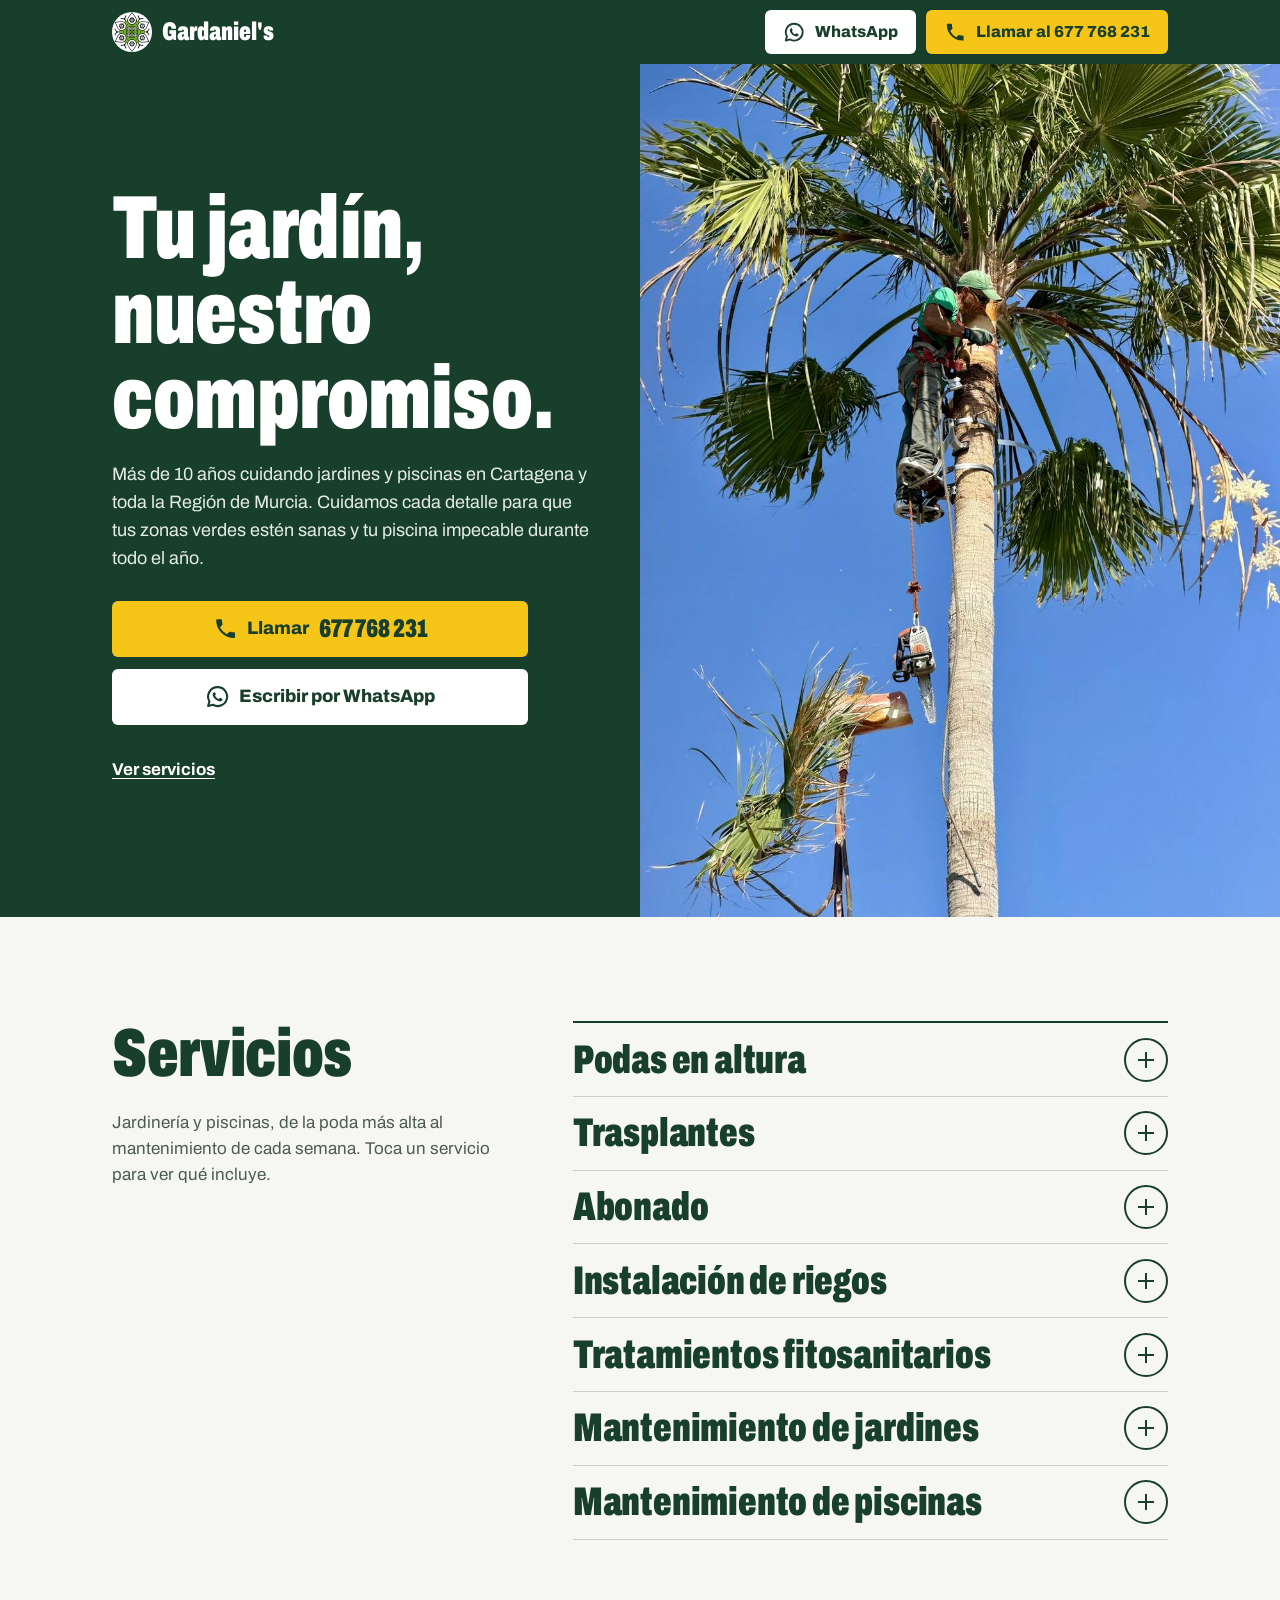
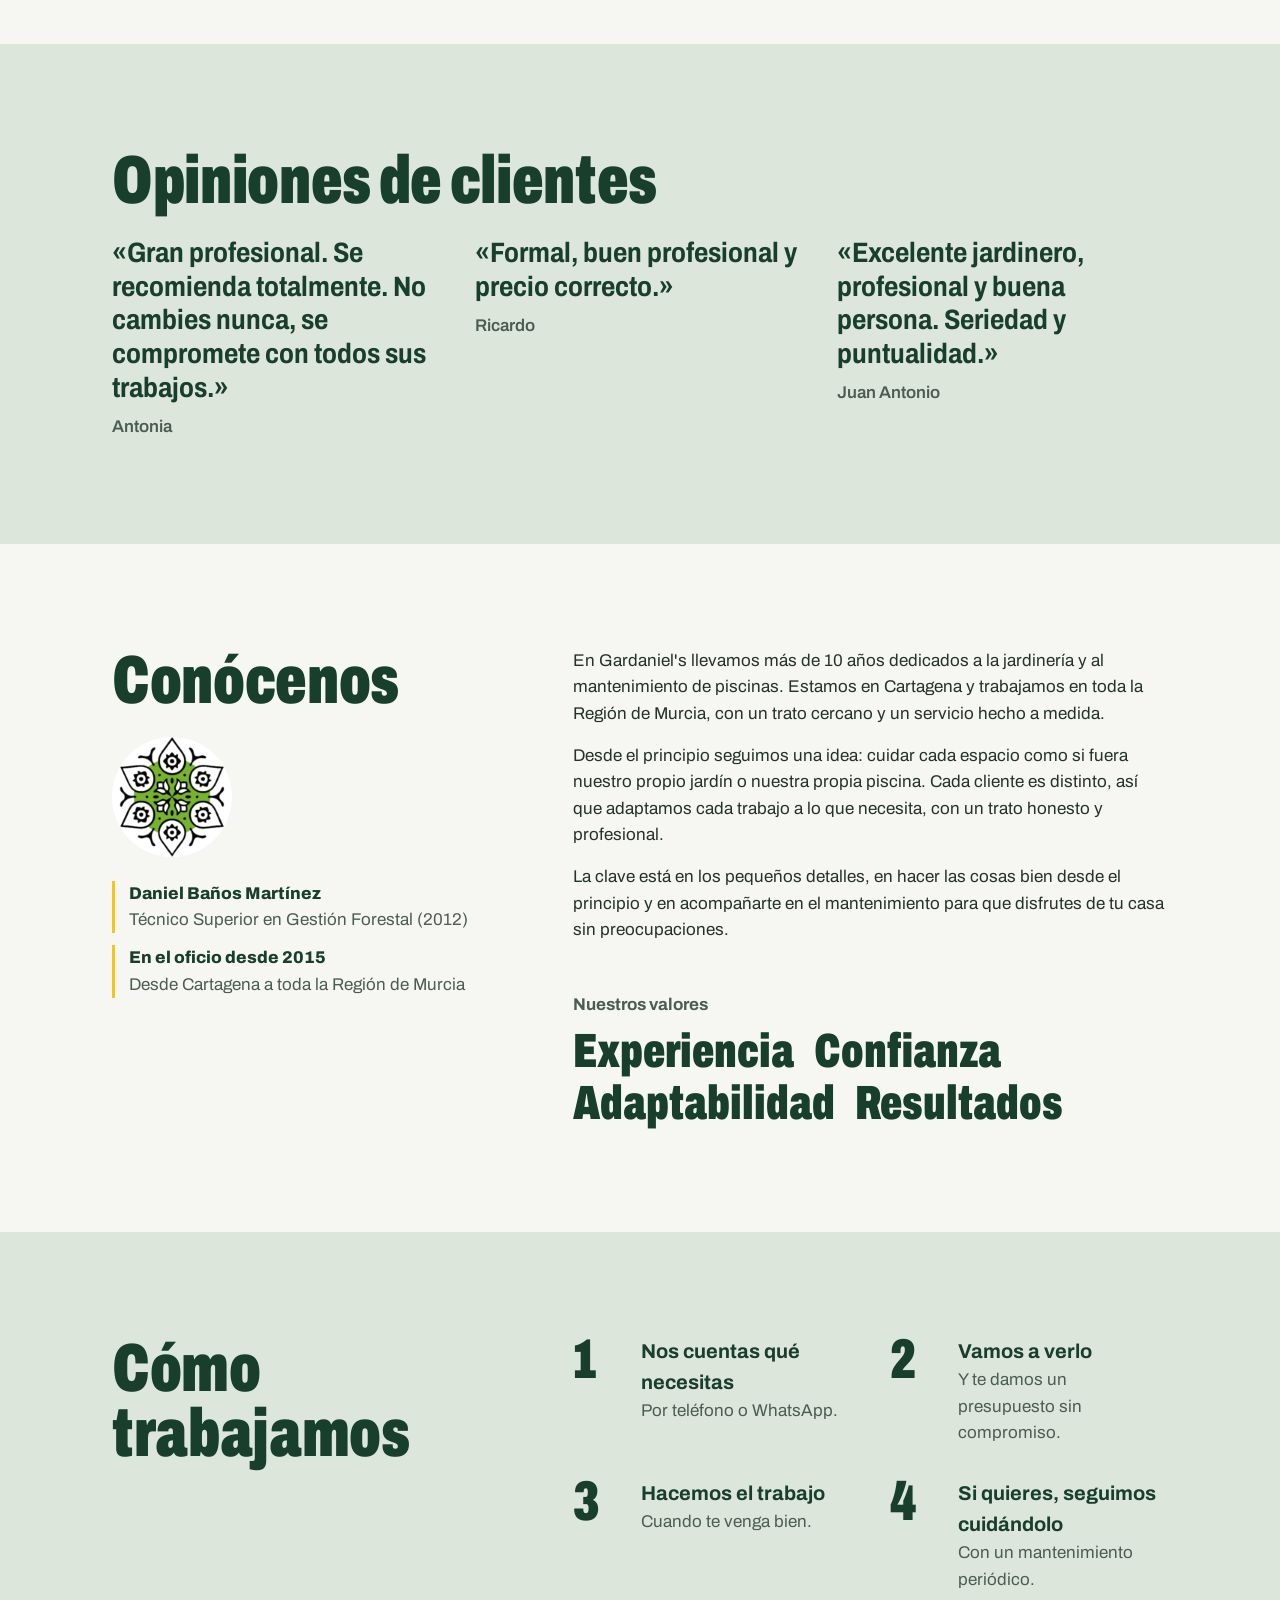
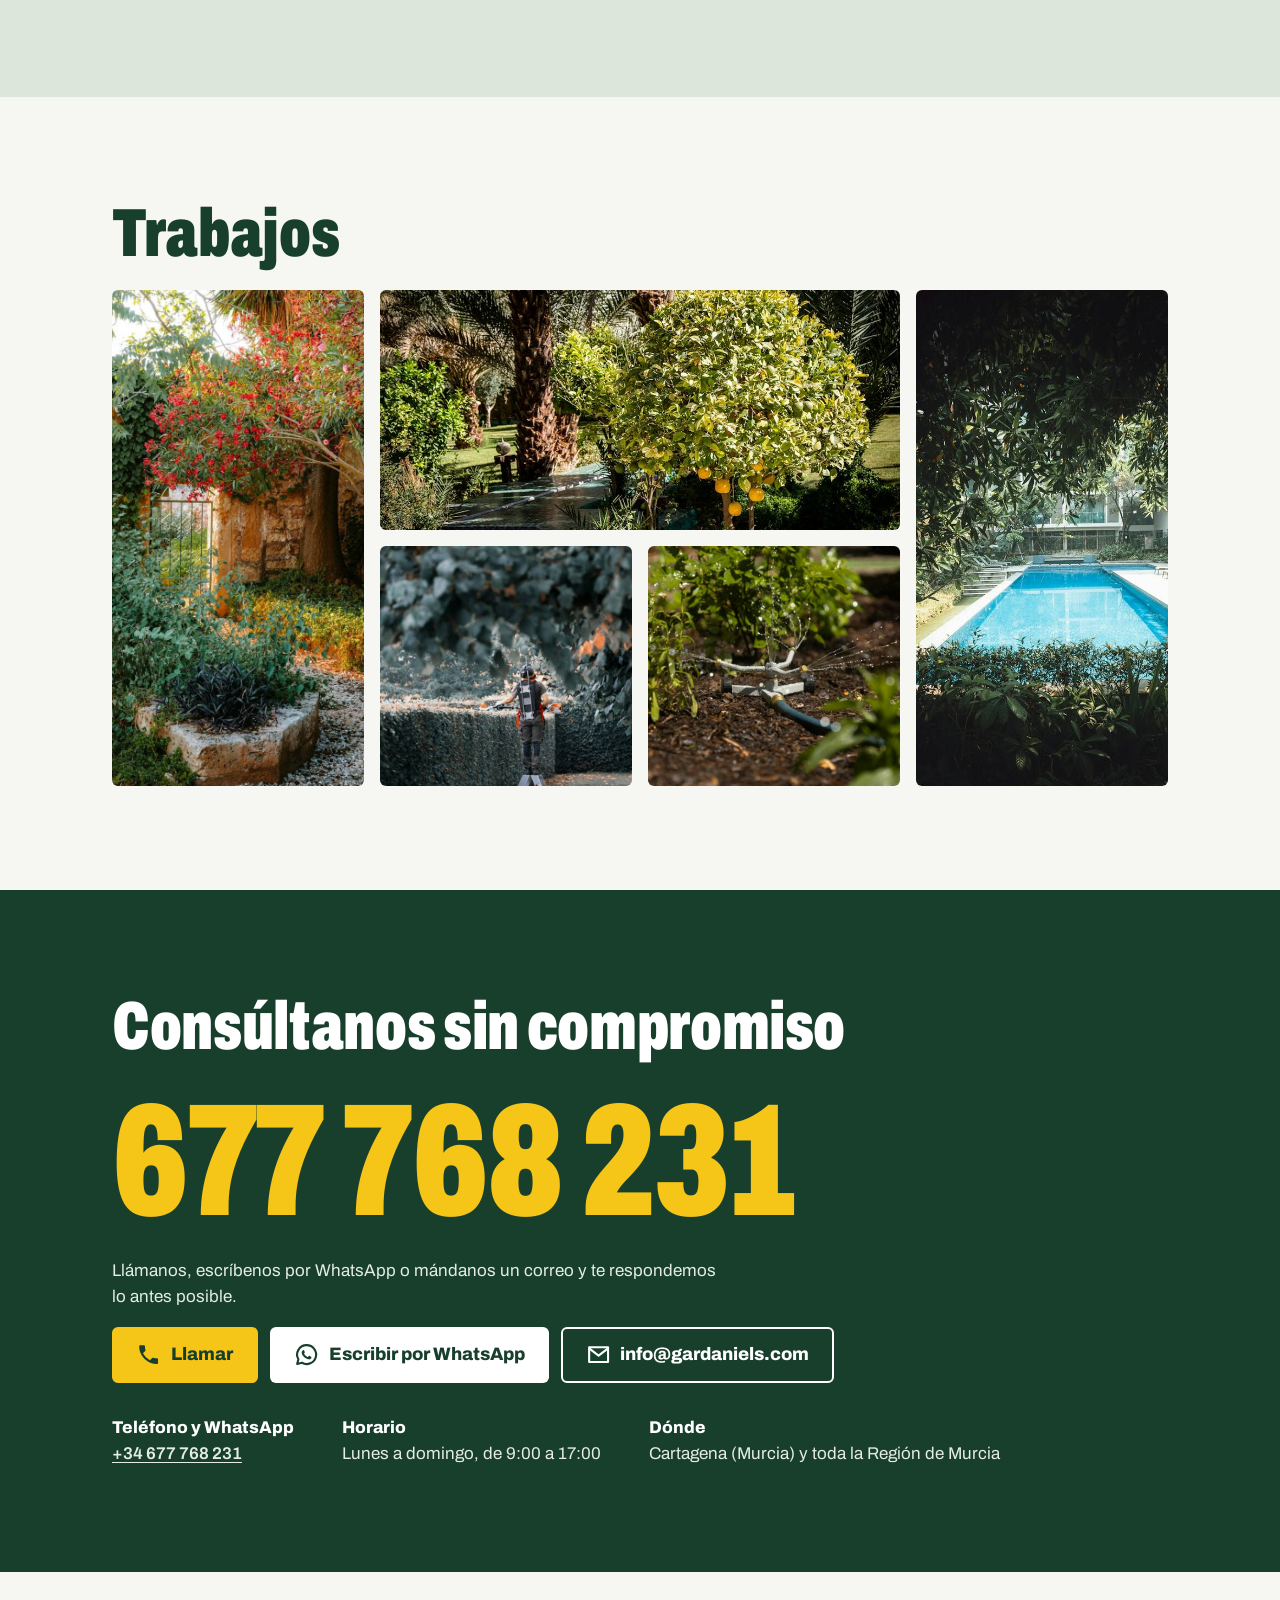
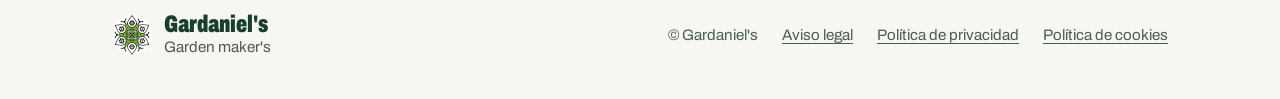
<file: propuestas/2/index.html>
<!doctype html>
<html lang="es">
<head>
<meta charset="utf-8">
<meta name="viewport" content="width=device-width, initial-scale=1, viewport-fit=cover">
<title>Gardaniel's | Jardinería y mantenimiento de piscinas en Cartagena</title>
<meta name="description" content="Jardinería y mantenimiento de piscinas en Cartagena y toda la Región de Murcia. Podas en altura, riego, tratamientos y mantenimiento. Llama o escribe por WhatsApp: 677 768 231.">
<link rel="canonical" href="https://gardaniels.com/">
<meta name="theme-color" content="#183f2c">
<meta property="og:type" content="website">
<meta property="og:locale" content="es_ES">
<meta property="og:site_name" content="Gardaniel's">
<meta property="og:title" content="Gardaniel's | Tu jardín, nuestro compromiso">
<meta property="og:description" content="Jardinería y mantenimiento de piscinas en Cartagena y toda la Región de Murcia. Presupuesto sin compromiso: 677 768 231.">
<meta property="og:url" content="https://gardaniels.com/">
<meta property="og:image" content="https://gardaniels.com/img/og.jpg">
<meta property="og:image:width" content="1200">
<meta property="og:image:height" content="630">
<link rel="icon" type="image/png" sizes="32x32" href="favicon-32.png">
<link rel="apple-touch-icon" href="apple-touch-icon.png">
<link rel="preload" href="fonts/archivo.woff2" as="font" type="font/woff2" crossorigin>
<link rel="stylesheet" href="estilos.css">
<script type="application/ld+json">
{
  "@context": "https://schema.org",
  "@type": "HomeAndConstructionBusiness",
  "name": "Gardaniel's",
  "slogan": "Garden maker's",
  "description": "Jardinería y mantenimiento de piscinas en Cartagena y toda la Región de Murcia.",
  "url": "https://gardaniels.com/",
  "logo": "https://gardaniels.com/logo-mandala.png",
  "image": "https://gardaniels.com/img/og.jpg",
  "telephone": "+34677768231",
  "email": "info@gardaniels.com",
  "foundingDate": "2015",
  "founder": { "@type": "Person", "name": "Daniel Baños Martínez" },
  "address": {
    "@type": "PostalAddress",
    "addressLocality": "Cartagena",
    "addressRegion": "Región de Murcia",
    "addressCountry": "ES"
  },
  "areaServed": { "@type": "AdministrativeArea", "name": "Región de Murcia" },
  "openingHours": "Mo-Su 09:00-17:00"
}
</script>
</head>
<body>
<svg width="0" height="0" style="position:absolute" aria-hidden="true" focusable="false">
  <symbol id="i-tel" viewBox="0 0 24 24"><path fill="currentColor" d="M6.6 10.8a15.1 15.1 0 0 0 6.6 6.6l2.2-2.2a1 1 0 0 1 1-.25c1.12.37 2.33.57 3.6.57a1 1 0 0 1 1 1V20a1 1 0 0 1-1 1A17 17 0 0 1 3 4a1 1 0 0 1 1-1h3.5a1 1 0 0 1 1 1c0 1.25.2 2.45.57 3.57a1 1 0 0 1-.25 1z"/></symbol>
  <symbol id="i-wa" viewBox="0 0 24 24"><path fill="none" stroke="currentColor" stroke-width="2" stroke-linejoin="round" d="M12 3a9 9 0 0 0-7.8 13.5L3 21l4.6-1.2A9 9 0 1 0 12 3z"/><path fill="currentColor" d="M9.1 7.6c.2 0 .4 0 .5.4l.7 1.6c.1.2 0 .4-.1.6l-.5.6c-.1.1-.2.3 0 .5.4.8 1 1.5 1.7 2 .5.4 1 .7 1.5.9.2.1.4 0 .5-.1l.7-.8c.2-.2.3-.2.5-.1l1.6.8c.2.1.4.2.4.3 0 .4 0 1-.3 1.4-.4.5-1.2.9-1.8.9-.6 0-1.4-.2-2.8-.8a9 9 0 0 1-3.5-3.2c-.5-.7-.9-1.6-.9-2.5 0-.8.4-1.5.7-1.8.2-.2.5-.3.7-.3z"/></symbol>
  <symbol id="i-correo" viewBox="0 0 24 24"><path fill="none" stroke="currentColor" stroke-width="2" stroke-linejoin="round" d="M3 5h18v14H3z"/><path fill="none" stroke="currentColor" stroke-width="2" stroke-linejoin="round" d="m3 6 9 7 9-7"/></symbol>
</svg>

<a class="salto" href="#contenido">Saltar al contenido</a>

<header class="cabecera oscuro">
  <div class="contenedor">
    <a class="marca" href="./" aria-label="Gardaniel's, inicio">
      <img src="logo-160.png" alt="" width="40" height="40">
      <span>Gardaniel's</span>
    </a>
    <a class="cabecera-tel" href="tel:+34677768231"><svg aria-hidden="true"><use href="#i-tel"/></svg>677 768 231</a>
    <div class="cabecera-acciones">
      <a class="boton boton-wa" href="https://wa.me/34677768231?text=Hola%2C%20Dani.%20Quer%C3%ADa%20pedir%20presupuesto%20sin%20compromiso."><svg aria-hidden="true"><use href="#i-wa"/></svg>WhatsApp</a>
      <a class="boton boton-llamar" href="tel:+34677768231"><svg aria-hidden="true"><use href="#i-tel"/></svg>Llamar al 677 768 231</a>
    </div>
  </div>
</header>

<main id="contenido">

<section class="hero oscuro" aria-labelledby="titulo">
  <div class="hero-foto">
    <img src="img/hero.jpg" width="1000" height="1333" alt="Un jardinero con arnés poda una palmera alta contra el cielo azul" fetchpriority="high">
  </div>
  <div class="hero-texto contenedor">
    <h1 id="titulo">Tu jardín, nuestro compromiso.</h1>
    <p>Más de 10 años cuidando jardines y piscinas en Cartagena y toda la Región de Murcia. Cuidamos cada detalle para que tus zonas verdes estén sanas y tu piscina impecable durante todo el año.</p>
    <div class="hero-acciones">
      <a class="boton boton-llamar" href="tel:+34677768231"><svg aria-hidden="true"><use href="#i-tel"/></svg>Llamar <span class="numero">677 768 231</span></a>
      <a class="boton boton-wa" href="https://wa.me/34677768231?text=Hola%2C%20Dani.%20Quer%C3%ADa%20pedir%20presupuesto%20sin%20compromiso."><svg aria-hidden="true"><use href="#i-wa"/></svg>Escribir por WhatsApp</a>
    </div>
    <a class="ver-servicios" href="#servicios">Ver servicios</a>
  </div>
</section>

<section class="servicios seccion" id="servicios" aria-labelledby="t-servicios">
  <div class="contenedor">
    <div class="servicios-intro">
      <h2 id="t-servicios">Servicios</h2>
      <p>Jardinería y piscinas, de la poda más alta al mantenimiento de cada semana. Toca un servicio para ver qué incluye.</p>
    </div>
    <div class="lista-servicios">
      <details class="servicio">
        <summary><h3>Podas en altura</h3><span class="mas" aria-hidden="true"></span></summary>
        <div class="servicio-cuerpo">
          <p>¿Tienes árboles muy altos que necesitan un buen repaso? Hacemos podas en altura de árboles ornamentales y palmeras, con la formación y el equipo necesarios para trabajar con seguridad y precisión, incluso en los ejemplares más altos y complicados. No solo quitamos ramas secas o peligrosas: cuidamos la estructura del árbol para que crezca sano y fuerte, sin riesgos para personas ni casas cercanas.</p>
          <ul class="ventajas"><li>Seguridad garantizada</li><li>Corte preciso y saludable</li><li>Eliminación de riesgos</li></ul>
          <a class="pedir" href="https://wa.me/34677768231?text=Hola%2C%20Dani.%20Quer%C3%ADa%20pedir%20presupuesto%20para%20podas%20en%20altura."><svg aria-hidden="true"><use href="#i-wa"/></svg>Pedir presupuesto de una poda</a>
        </div>
      </details>
      <details class="servicio">
        <summary><h3>Trasplantes</h3><span class="mas" aria-hidden="true"></span></summary>
        <div class="servicio-cuerpo">
          <p>Mover un árbol o un arbusto sin dañar sus raíces requiere cuidado. Analizamos el tipo de planta, elegimos la mejor época del año, preparamos el terreno y cuidamos cada detalle para que se adapte bien a su nuevo sitio. Si hace falta, aplicamos tratamientos después del trasplante para ayudarla a superar el cambio.</p>
          <ul class="ventajas"><li>Mayor tasa de éxito</li><li>Cuidado especializado</li><li>Ahorro de tiempo y esfuerzo</li></ul>
          <a class="pedir" href="https://wa.me/34677768231?text=Hola%2C%20Dani.%20Quer%C3%ADa%20pedir%20presupuesto%20para%20un%20trasplante."><svg aria-hidden="true"><use href="#i-wa"/></svg>Pedir presupuesto de un trasplante</a>
        </div>
      </details>
      <details class="servicio">
        <summary><h3>Abonado</h3><span class="mas" aria-hidden="true"></span></summary>
        <div class="servicio-cuerpo">
          <p>Un jardín bonito empieza por un suelo sano. Estudiamos qué nutrientes necesita tu terreno y aplicamos los productos adecuados para tu césped, tus árboles y tus plantas, siempre respetando el medio ambiente. Así crecen más fuertes, con más color y más resistencia a plagas y enfermedades.</p>
          <ul class="ventajas"><li>Nutrientes adecuados para cada planta</li><li>Mejor salud y crecimiento</li><li>Uso responsable y sostenible</li></ul>
          <a class="pedir" href="https://wa.me/34677768231?text=Hola%2C%20Dani.%20Quer%C3%ADa%20pedir%20presupuesto%20para%20abonado."><svg aria-hidden="true"><use href="#i-wa"/></svg>Pedir presupuesto de abonado</a>
        </div>
      </details>
      <details class="servicio">
        <summary><h3>Instalación de riegos</h3><span class="mas" aria-hidden="true"></span></summary>
        <div class="servicio-cuerpo">
          <p>No hay dos jardines iguales, así que diseñamos el riego a medida: goteo, aspersión o lo que mejor encaje en tu espacio. El agua llega justo donde hace falta, sin desperdicio, y te ahorra tiempo y dinero. También te ayudamos a programarlo según la temporada y lo que necesitan tus plantas.</p>
          <ul class="ventajas"><li>Diseño eficiente y personalizado</li><li>Ahorro de agua y dinero</li><li>Comodidad y tranquilidad</li></ul>
          <a class="pedir" href="https://wa.me/34677768231?text=Hola%2C%20Dani.%20Quer%C3%ADa%20pedir%20presupuesto%20para%20instalaci%C3%B3n%20de%20riego."><svg aria-hidden="true"><use href="#i-wa"/></svg>Pedir presupuesto de un riego</a>
        </div>
      </details>
      <details class="servicio">
        <summary><h3>Tratamientos fitosanitarios</h3><span class="mas" aria-hidden="true"></span></summary>
        <div class="servicio-cuerpo">
          <p>Una plaga o una enfermedad puede arruinar un jardín en poco tiempo. Identificamos qué problema afecta a tus plantas y aplicamos el tratamiento más eficaz, siempre con productos homologados y seguros para tus plantas, tu familia y tus mascotas.</p>
          <ul class="ventajas"><li>Diagnóstico profesional</li><li>Tratamientos eficaces y seguros</li><li>Prevención a largo plazo</li></ul>
          <a class="pedir" href="https://wa.me/34677768231?text=Hola%2C%20Dani.%20Quer%C3%ADa%20pedir%20presupuesto%20para%20un%20tratamiento%20fitosanitario."><svg aria-hidden="true"><use href="#i-wa"/></svg>Pedir presupuesto de un tratamiento</a>
        </div>
      </details>
      <details class="servicio">
        <summary><h3>Mantenimiento de jardines</h3><span class="mas" aria-hidden="true"></span></summary>
        <div class="servicio-cuerpo">
          <p>Nos ocupamos de que tu jardín esté siempre perfecto sin que tengas que preocuparte: corte de césped, poda de arbustos, control de malas hierbas, limpieza de hojas, revisión del riego y lo que haga falta. Puedes contratarlo de forma periódica (semanal, quincenal o mensual) o para un trabajo puntual.</p>
          <ul class="ventajas"><li>Jardín siempre perfecto</li><li>Ahorro de tiempo y esfuerzo</li><li>Atención profesional</li></ul>
          <a class="pedir" href="https://wa.me/34677768231?text=Hola%2C%20Dani.%20Quer%C3%ADa%20pedir%20presupuesto%20para%20mantenimiento%20de%20jard%C3%ADn."><svg aria-hidden="true"><use href="#i-wa"/></svg>Pedir presupuesto de mantenimiento</a>
        </div>
      </details>
      <details class="servicio">
        <summary><h3>Mantenimiento de piscinas</h3><span class="mas" aria-hidden="true"></span></summary>
        <div class="servicio-cuerpo">
          <p>Una piscina en buen estado necesita atención constante. La limpiamos, revisamos y ajustamos el cloro y el pH, controlamos los filtros y la depuración, y la preparamos para la apertura y el cierre de temporada. Agua limpia, segura y lista para el baño todo el año.</p>
          <ul class="ventajas"><li>Agua limpia y segura todo el año</li><li>Revisión completa de equipos</li><li>Preparación para cada temporada</li></ul>
          <a class="pedir" href="https://wa.me/34677768231?text=Hola%2C%20Dani.%20Quer%C3%ADa%20pedir%20presupuesto%20para%20mantenimiento%20de%20piscina."><svg aria-hidden="true"><use href="#i-wa"/></svg>Pedir presupuesto para tu piscina</a>
        </div>
      </details>
    </div>
  </div>
</section>

<section class="opiniones seccion panel" id="opiniones" aria-labelledby="t-opiniones">
  <div class="contenedor">
    <h2 id="t-opiniones">Opiniones de clientes</h2>
    <ul class="lista-opiniones">
      <li><figure><blockquote><p>«Gran profesional. Se recomienda totalmente. No cambies nunca, se compromete con todos sus trabajos.»</p></blockquote><figcaption>Antonia</figcaption></figure></li>
      <li><figure><blockquote><p>«Formal, buen profesional y precio correcto.»</p></blockquote><figcaption>Ricardo</figcaption></figure></li>
      <li><figure><blockquote><p>«Excelente jardinero, profesional y buena persona. Seriedad y puntualidad.»</p></blockquote><figcaption>Juan Antonio</figcaption></figure></li>
    </ul>
  </div>
</section>

<section class="conocenos seccion" id="conocenos" aria-labelledby="t-conocenos">
  <div class="contenedor">
    <div>
      <h2 id="t-conocenos">Conócenos</h2>
      <img class="conocenos-logo" src="logo-160.png" width="120" height="120" alt="Logotipo de Gardaniel's: un mandala verde y negro" loading="lazy">
      <dl class="ficha">
        <div><dt>Daniel Baños Martínez</dt><dd>Técnico Superior en Gestión Forestal (2012)</dd></div>
        <div><dt>En el oficio desde 2015</dt><dd>Desde Cartagena a toda la Región de Murcia</dd></div>
      </dl>
    </div>
    <div class="conocenos-cuerpo">
      <div>
        <p>En Gardaniel's llevamos más de 10 años dedicados a la jardinería y al mantenimiento de piscinas. Estamos en Cartagena y trabajamos en toda la Región de Murcia, con un trato cercano y un servicio hecho a medida.</p>
        <p>Desde el principio seguimos una idea: cuidar cada espacio como si fuera nuestro propio jardín o nuestra propia piscina. Cada cliente es distinto, así que adaptamos cada trabajo a lo que necesita, con un trato honesto y profesional.</p>
        <p>La clave está en los pequeños detalles, en hacer las cosas bien desde el principio y en acompañarte en el mantenimiento para que disfrutes de tu casa sin preocupaciones.</p>
      </div>
      <div>
        <p class="valores-titulo">Nuestros valores</p>
        <ul class="valores"><li>Experiencia</li><li>Confianza</li><li>Adaptabilidad</li><li>Resultados</li></ul>
      </div>
    </div>
  </div>
</section>

<section class="como seccion panel" id="como-trabajamos" aria-labelledby="t-como">
  <div class="contenedor">
    <h2 id="t-como">Cómo trabajamos</h2>
    <ol class="pasos">
      <li><div><strong>Nos cuentas qué necesitas</strong><span>Por teléfono o WhatsApp.</span></div></li>
      <li><div><strong>Vamos a verlo</strong><span>Y te damos un presupuesto sin compromiso.</span></div></li>
      <li><div><strong>Hacemos el trabajo</strong><span>Cuando te venga bien.</span></div></li>
      <li><div><strong>Si quieres, seguimos cuidándolo</strong><span>Con un mantenimiento periódico.</span></div></li>
    </ol>
  </div>
</section>

<section class="trabajos seccion" id="trabajos" aria-labelledby="t-trabajos">
  <div class="contenedor">
    <h2 id="t-trabajos">Trabajos</h2>
    <!-- Galería provisional: fotos libres de Unsplash (ver CREDITOS.md) hasta tener las fotos reales de los trabajos de Dani. -->
    <div class="galeria">
      <figure><img src="img/adelfas.jpg" width="720" height="1080" loading="lazy" alt="Puerta de hierro en un muro de piedra entre adelfas en flor"></figure>
      <figure><img src="img/jardin.jpg" width="960" height="640" loading="lazy" alt="Jardín con palmeras, césped y un naranjo cargado de fruta"></figure>
      <figure><img src="img/piscina.jpg" width="720" height="900" loading="lazy" alt="Piscina rodeada de árboles y setos"></figure>
      <figure><img src="img/seto.jpg" width="960" height="640" loading="lazy" alt="Jardinero recortando un seto alto subido a una escalera"></figure>
      <figure><img src="img/riego.jpg" width="960" height="640" loading="lazy" alt="Aspersor regando plantas jóvenes sobre tierra acolchada"></figure>
    </div>
  </div>
</section>

<section class="contacto seccion oscuro" id="contacto" aria-labelledby="t-contacto">
  <div class="contenedor">
    <div>
      <h2 id="t-contacto">Consúltanos sin compromiso</h2>
      <a class="numero numero-grande" href="tel:+34677768231" aria-label="Llamar al 677 768 231">677 768 231</a>
      <p>Llámanos, escríbenos por WhatsApp o mándanos un correo y te respondemos lo antes posible.</p>
    </div>
    <div class="contacto-acciones">
      <a class="boton boton-llamar" href="tel:+34677768231"><svg aria-hidden="true"><use href="#i-tel"/></svg>Llamar</a>
      <a class="boton boton-wa" href="https://wa.me/34677768231?text=Hola%2C%20Dani.%20Quer%C3%ADa%20pedir%20presupuesto%20sin%20compromiso."><svg aria-hidden="true"><use href="#i-wa"/></svg>Escribir por WhatsApp</a>
      <a class="boton boton-linea" href="mailto:info@gardaniels.com"><svg aria-hidden="true"><use href="#i-correo"/></svg>info@gardaniels.com</a>
    </div>
    <dl class="datos">
      <div><dt>Teléfono y WhatsApp</dt><dd><a href="tel:+34677768231">+34 677 768 231</a></dd></div>
      <div><dt>Horario</dt><dd>Lunes a domingo, de 9:00 a 17:00</dd></div>
      <div><dt>Dónde</dt><dd>Cartagena (Murcia) y toda la Región de Murcia</dd></div>
    </dl>
  </div>
</section>

</main>

<footer class="pie">
  <div class="contenedor">
    <div class="pie-marca">
      <img src="logo-160.png" alt="" width="40" height="40" loading="lazy">
      <div><strong>Gardaniel's</strong>Garden maker's</div>
    </div>
    <nav aria-label="Textos legales">
      <ul>
        <li>© Gardaniel's</li>
        <li><a href="aviso-legal.html">Aviso legal</a></li>
        <li><a href="politica-de-privacidad.html">Política de privacidad</a></li>
        <li><a href="politica-de-cookies.html">Política de cookies</a></li>
      </ul>
    </nav>
  </div>
</footer>

<nav class="barra" aria-label="Contacto rápido">
  <a class="boton boton-llamar" href="tel:+34677768231"><svg aria-hidden="true"><use href="#i-tel"/></svg>Llamar</a>
  <a class="boton boton-wa" href="https://wa.me/34677768231?text=Hola%2C%20Dani.%20Quer%C3%ADa%20pedir%20presupuesto%20sin%20compromiso."><svg aria-hidden="true"><use href="#i-wa"/></svg>WhatsApp</a>
</nav>

</body>
</html>
</file>
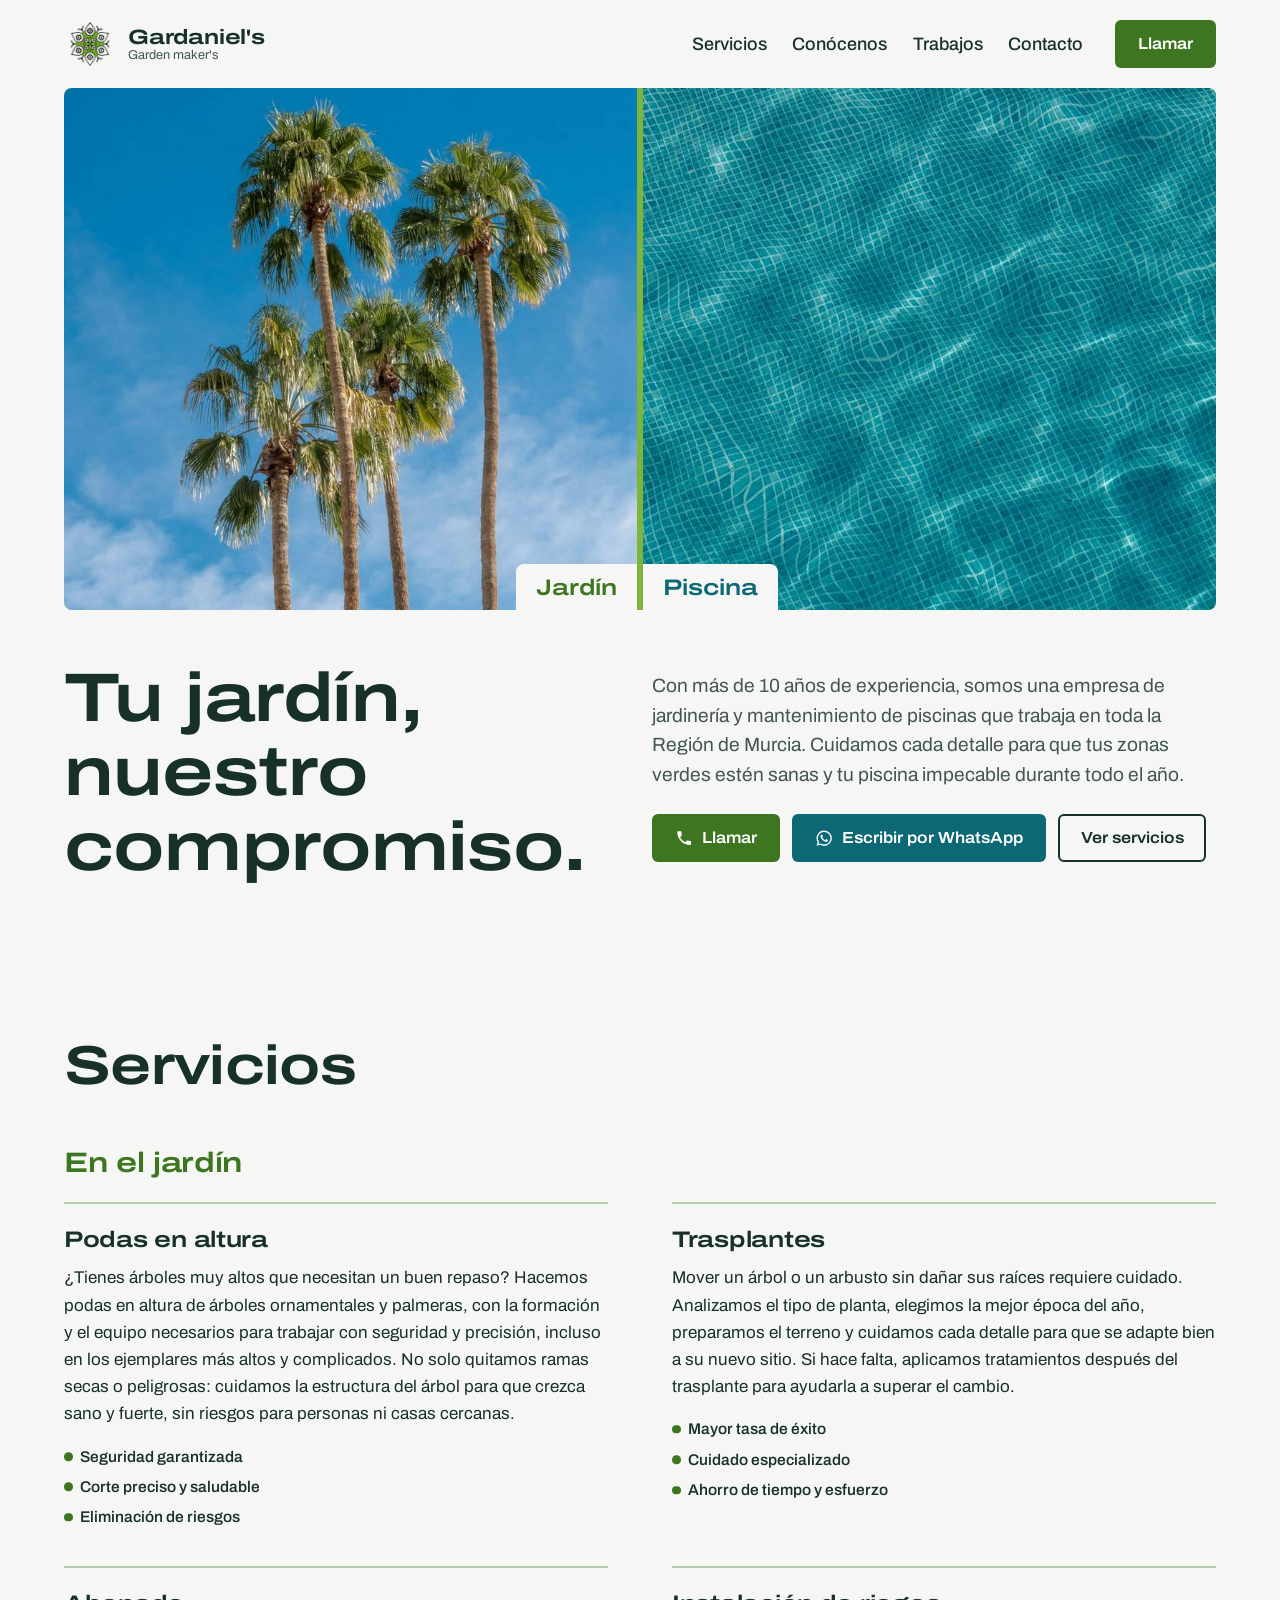
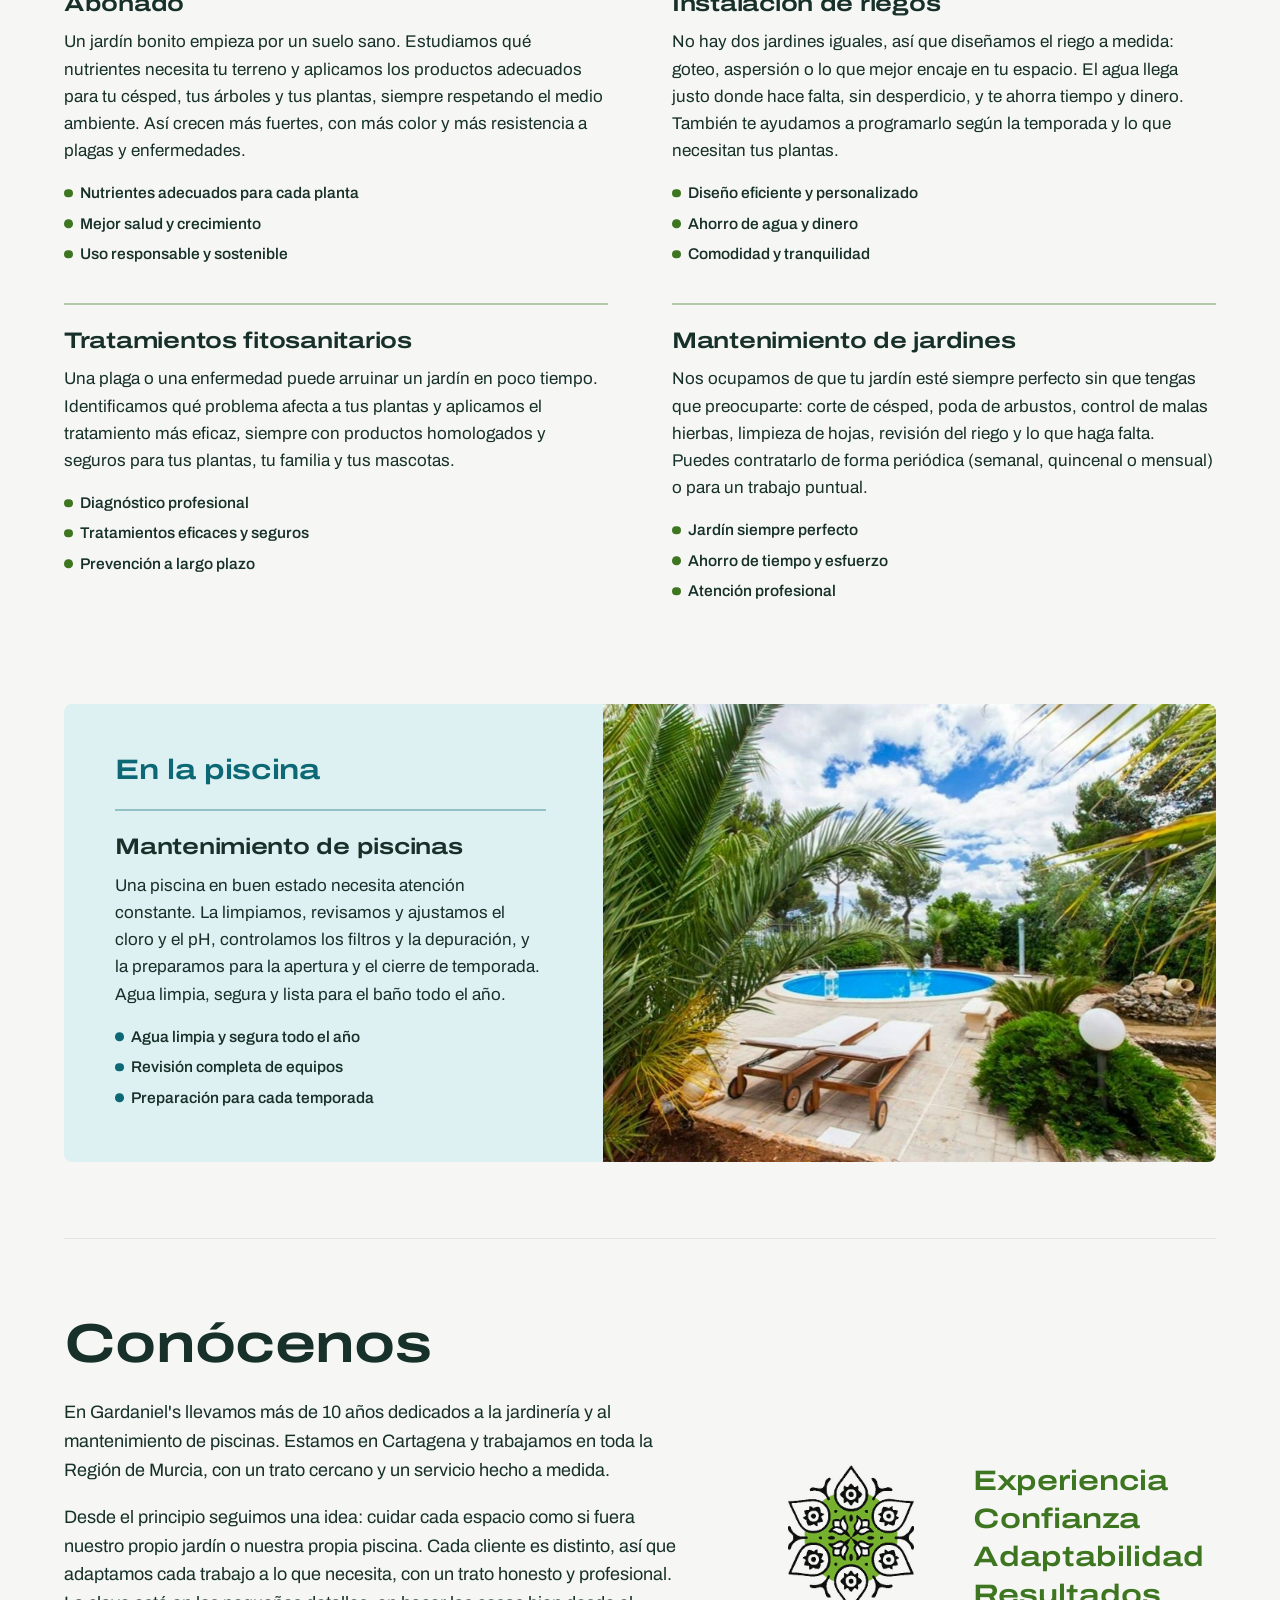
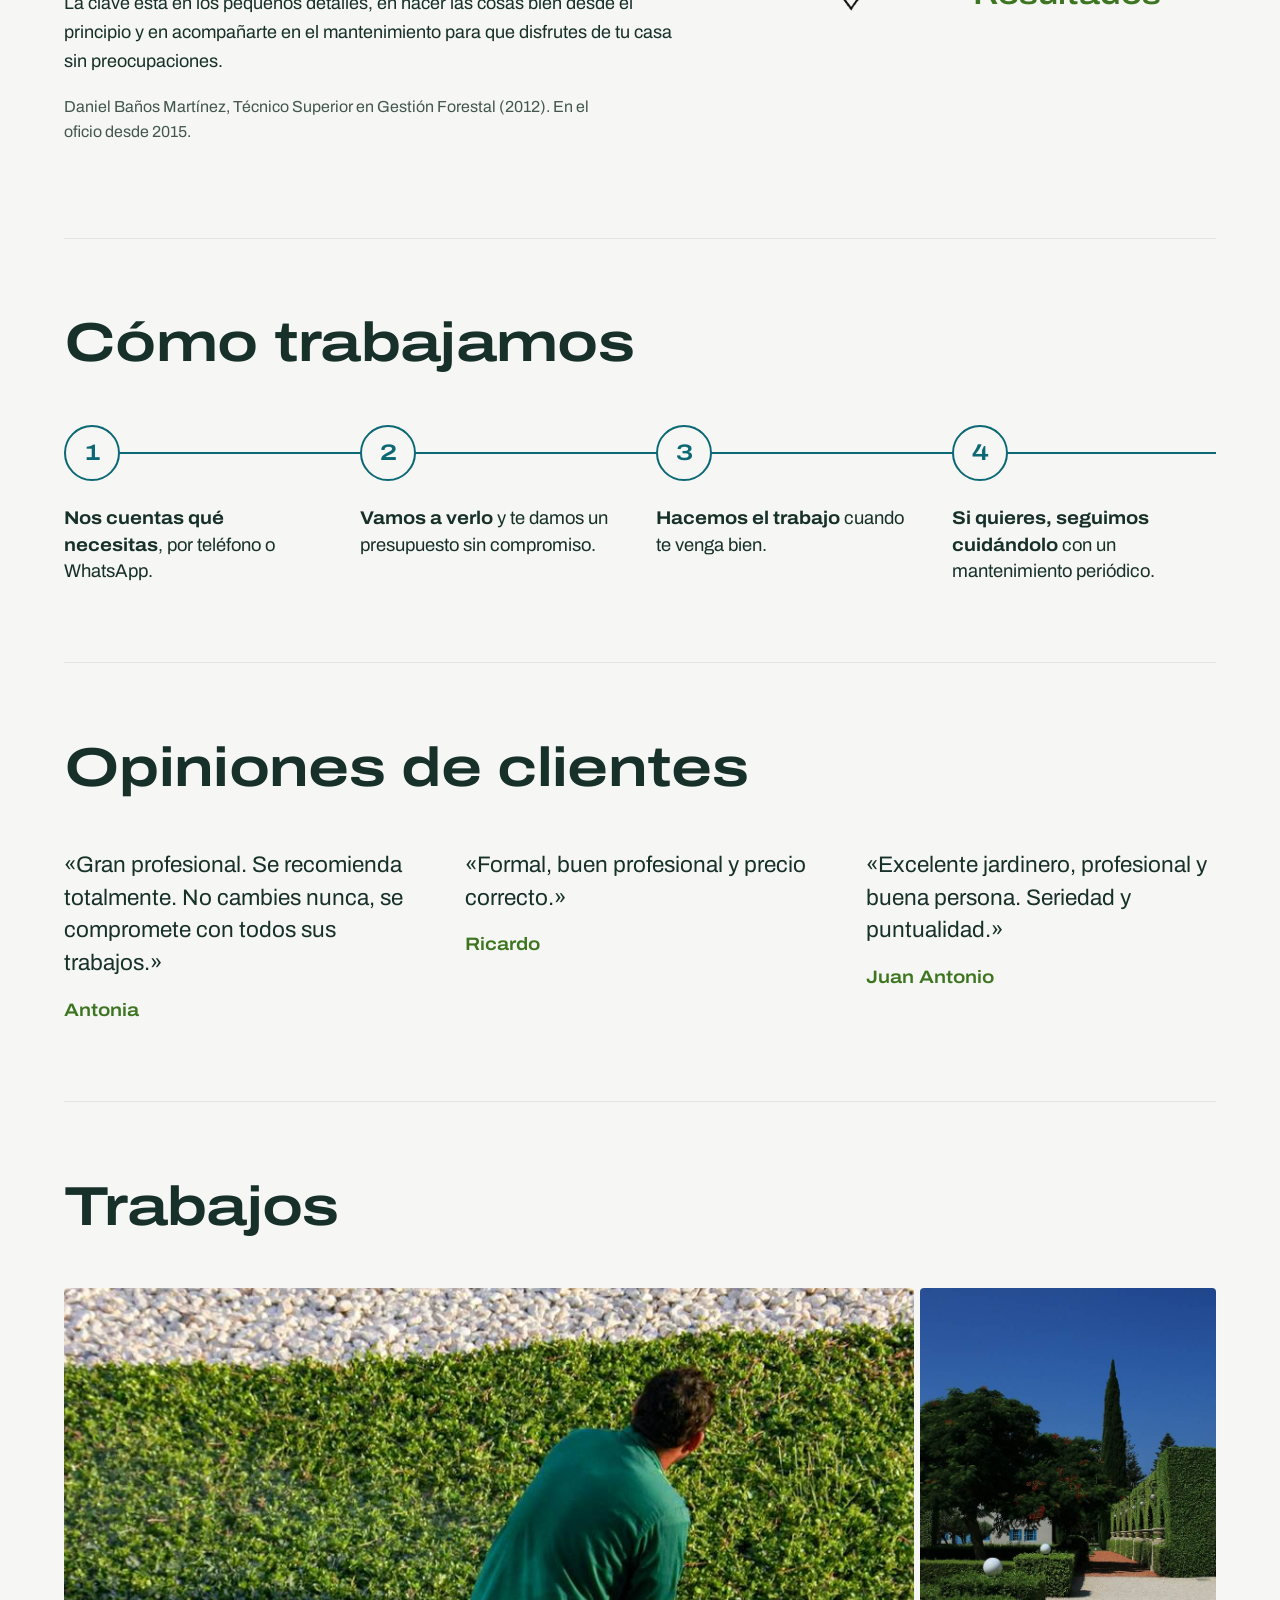
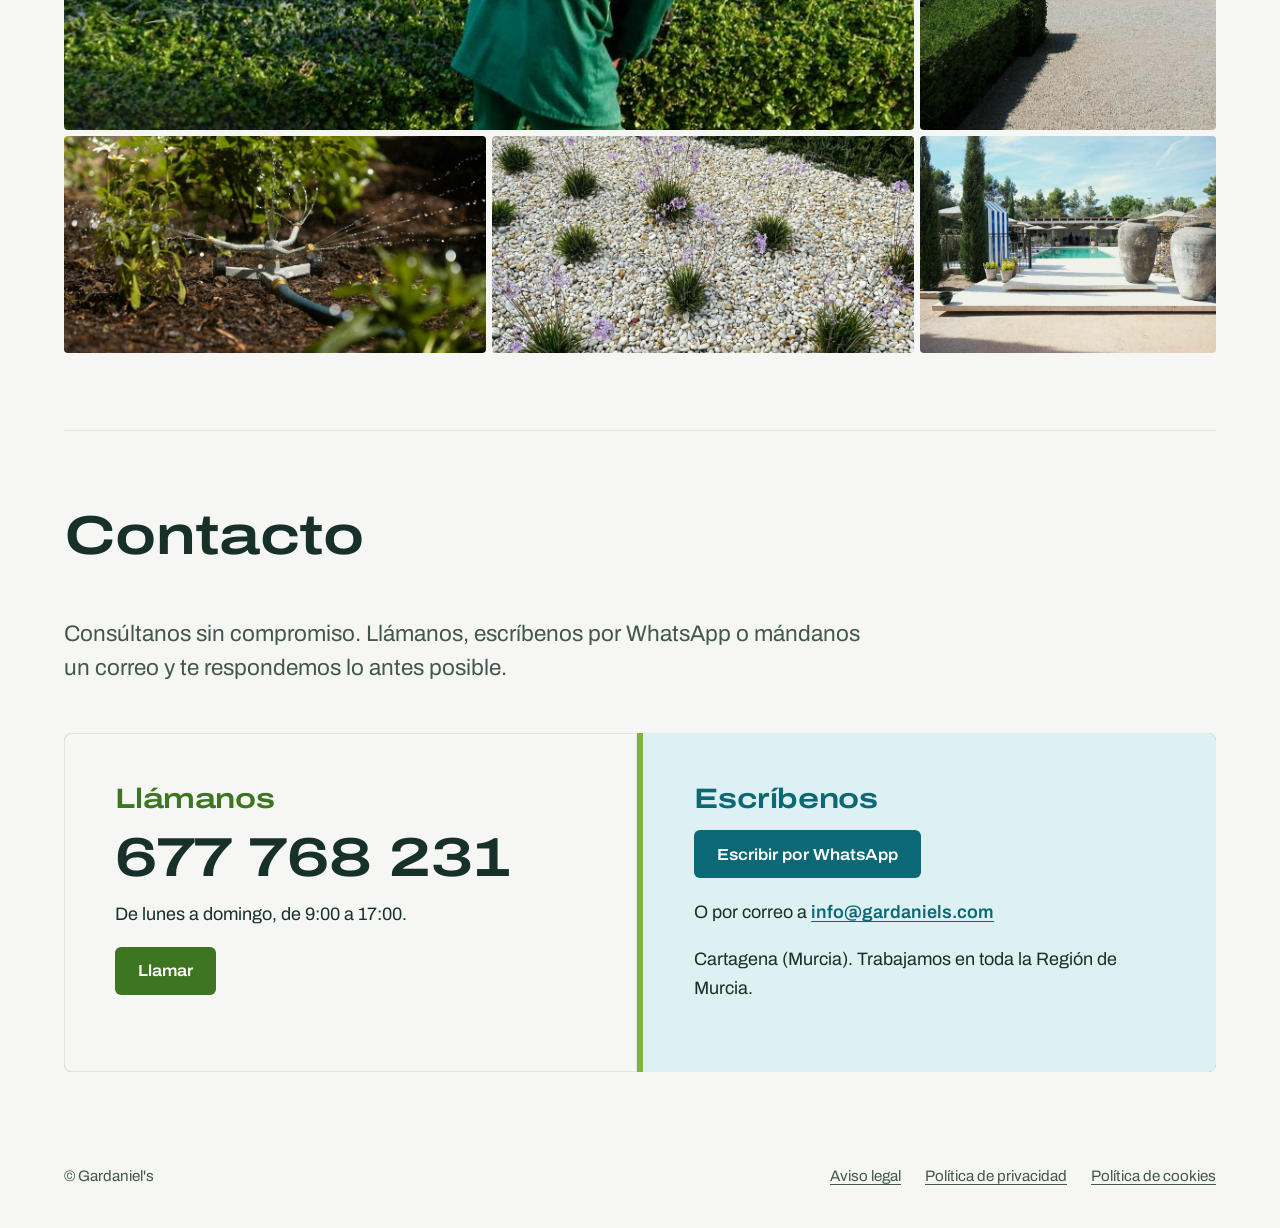
<file: propuestas/3/index.html>
<!doctype html>
<html lang="es">
<head>
<meta charset="utf-8">
<meta name="viewport" content="width=device-width, initial-scale=1">
<title>Gardaniel's · Jardinería y mantenimiento de piscinas en Cartagena</title>
<meta name="description" content="Jardinería y mantenimiento de piscinas en Cartagena y toda la Región de Murcia. Podas en altura, riego, tratamientos, mantenimiento de jardines y piscinas. Presupuesto sin compromiso.">
<link rel="canonical" href="https://gardaniels.com/">
<meta name="color-scheme" content="light dark">
<meta name="theme-color" content="#F6F7F4" media="(prefers-color-scheme: light)">
<meta name="theme-color" content="#0F1C19" media="(prefers-color-scheme: dark)">
<meta property="og:type" content="website">
<meta property="og:locale" content="es_ES">
<meta property="og:site_name" content="Gardaniel's">
<meta property="og:title" content="Gardaniel's · Tu jardín, nuestro compromiso">
<meta property="og:description" content="Jardinería y mantenimiento de piscinas en Cartagena y toda la Región de Murcia. Presupuesto sin compromiso.">
<meta property="og:url" content="https://gardaniels.com/">
<meta property="og:image" content="https://gardaniels.com/img/piscina-redonda.jpg">
<link rel="icon" href="favicon-32.png" sizes="32x32" type="image/png">
<link rel="apple-touch-icon" href="apple-touch-icon.png">
<link rel="preload" href="fonts/archivo-latin-wdth.woff2" as="font" type="font/woff2" crossorigin>
<link rel="stylesheet" href="estilos.css">
<script type="application/ld+json">
{
  "@context": "https://schema.org",
  "@type": "HomeAndConstructionBusiness",
  "name": "Gardaniel's",
  "slogan": "Garden maker's",
  "description": "Jardinería y mantenimiento de piscinas en Cartagena y toda la Región de Murcia.",
  "url": "https://gardaniels.com/",
  "logo": "https://gardaniels.com/logo-mandala.png",
  "image": "https://gardaniels.com/logo-mandala.png",
  "telephone": "+34677768231",
  "email": "info@gardaniels.com",
  "founder": {"@type": "Person", "name": "Daniel Baños Martínez"},
  "foundingDate": "2015",
  "address": {"@type": "PostalAddress", "addressLocality": "Cartagena", "addressRegion": "Región de Murcia", "addressCountry": "ES"},
  "areaServed": {"@type": "AdministrativeArea", "name": "Región de Murcia"},
  "openingHoursSpecification": {"@type": "OpeningHoursSpecification", "dayOfWeek": ["Monday","Tuesday","Wednesday","Thursday","Friday","Saturday","Sunday"], "opens": "09:00", "closes": "17:00"}
}
</script>
</head>
<body>
<a class="saltar" href="#contenido">Saltar al contenido</a>

<header class="cabecera">
  <a class="marca" href="./" aria-label="Gardaniel's, inicio">
    <span class="marca-logo"><img src="logo-192.png" alt="" width="44" height="44"></span>
    <span class="marca-texto"><span class="marca-nombre">Gardaniel's</span><span class="marca-lema" lang="en">Garden maker's</span></span>
  </a>
  <nav class="menu" aria-label="Secciones">
    <a href="#servicios">Servicios</a>
    <a href="#conocenos">Conócenos</a>
    <a href="#trabajos">Trabajos</a>
    <a href="#contacto">Contacto</a>
  </nav>
  <a class="boton boton-hoja cabecera-llamar" href="tel:+34677768231">Llamar</a>
</header>

<main id="contenido">

  <section class="portada" aria-labelledby="titulo-portada">
    <div class="costura">
      <figure class="mitad mitad-jardin">
        <img src="img/palmeras.jpg" alt="Palmeras altas contra un cielo azul" width="800" height="1000" fetchpriority="high">
        <figcaption>Jardín</figcaption>
      </figure>
      <figure class="mitad mitad-agua">
        <img src="img/agua.jpg" alt="Agua clara de una piscina sobre el gresite" width="800" height="1000" fetchpriority="high">
        <figcaption>Piscina</figcaption>
      </figure>
    </div>
    <div class="portada-texto">
      <h1 id="titulo-portada">Tu jardín, nuestro compromiso.</h1>
      <div class="portada-pie">
        <p class="entrada">Con más de 10 años de experiencia, somos una empresa de jardinería y mantenimiento de piscinas que trabaja en toda la Región de Murcia. Cuidamos cada detalle para que tus zonas verdes estén sanas y tu piscina impecable durante todo el año.</p>
        <div class="acciones">
          <a class="boton boton-hoja" href="tel:+34677768231"><svg aria-hidden="true" viewBox="0 0 24 24"><path d="M6.6 10.8a15.1 15.1 0 0 0 6.6 6.6l2.2-2.2a1 1 0 0 1 1-.25 11.4 11.4 0 0 0 3.6.57 1 1 0 0 1 1 1V20a1 1 0 0 1-1 1A17 17 0 0 1 3 4a1 1 0 0 1 1-1h3.5a1 1 0 0 1 1 1c0 1.25.2 2.45.57 3.57a1 1 0 0 1-.25 1z"/></svg>Llamar</a>
          <a class="boton boton-agua" href="https://wa.me/34677768231?text=Hola%2C%20Dani.%20Me%20gustar%C3%ADa%20pedir%20un%20presupuesto%20sin%20compromiso%20para%20mi%20jard%C3%ADn%20o%20mi%20piscina." rel="noopener"><svg aria-hidden="true" viewBox="0 0 24 24"><path d="M12 2a10 10 0 0 0-8.6 15.1L2 22l5-1.3A10 10 0 1 0 12 2zm0 18.2a8.2 8.2 0 0 1-4.2-1.15l-.3-.18-3 .78.8-2.9-.2-.3A8.2 8.2 0 1 1 12 20.2zm4.5-6.1c-.25-.12-1.46-.72-1.69-.8s-.39-.12-.55.12-.63.8-.78.97-.29.19-.53.06a6.7 6.7 0 0 1-3.32-2.9c-.25-.43.25-.4.71-1.33a.45.45 0 0 0-.02-.42c-.06-.12-.55-1.33-.76-1.82s-.4-.41-.55-.42h-.47a.9.9 0 0 0-.65.3 2.74 2.74 0 0 0-.85 2.03 4.75 4.75 0 0 0 1 2.52 10.9 10.9 0 0 0 4.17 3.68c1.55.67 2.16.73 2.93.61a2.5 2.5 0 0 0 1.65-1.16 2.04 2.04 0 0 0 .14-1.16c-.06-.1-.22-.16-.47-.28z"/></svg>Escribir por WhatsApp</a>
          <a class="boton boton-linea" href="#servicios">Ver servicios</a>
        </div>
      </div>
    </div>
  </section>

  <section id="servicios" class="seccion servicios" aria-labelledby="titulo-servicios">
    <h2 id="titulo-servicios">Servicios</h2>

    <div class="mundo mundo-jardin">
      <h3 class="mundo-titulo">En el jardín</h3>
      <div class="lista-servicios">
        <article class="servicio">
          <h4>Podas en altura</h4>
          <p>¿Tienes árboles muy altos que necesitan un buen repaso? Hacemos podas en altura de árboles ornamentales y palmeras, con la formación y el equipo necesarios para trabajar con seguridad y precisión, incluso en los ejemplares más altos y complicados. No solo quitamos ramas secas o peligrosas: cuidamos la estructura del árbol para que crezca sano y fuerte, sin riesgos para personas ni casas cercanas.</p>
          <ul class="ventajas"><li>Seguridad garantizada</li><li>Corte preciso y saludable</li><li>Eliminación de riesgos</li></ul>
        </article>
        <article class="servicio">
          <h4>Trasplantes</h4>
          <p>Mover un árbol o un arbusto sin dañar sus raíces requiere cuidado. Analizamos el tipo de planta, elegimos la mejor época del año, preparamos el terreno y cuidamos cada detalle para que se adapte bien a su nuevo sitio. Si hace falta, aplicamos tratamientos después del trasplante para ayudarla a superar el cambio.</p>
          <ul class="ventajas"><li>Mayor tasa de éxito</li><li>Cuidado especializado</li><li>Ahorro de tiempo y esfuerzo</li></ul>
        </article>
        <article class="servicio">
          <h4>Abonado</h4>
          <p>Un jardín bonito empieza por un suelo sano. Estudiamos qué nutrientes necesita tu terreno y aplicamos los productos adecuados para tu césped, tus árboles y tus plantas, siempre respetando el medio ambiente. Así crecen más fuertes, con más color y más resistencia a plagas y enfermedades.</p>
          <ul class="ventajas"><li>Nutrientes adecuados para cada planta</li><li>Mejor salud y crecimiento</li><li>Uso responsable y sostenible</li></ul>
        </article>
        <article class="servicio">
          <h4>Instalación de riegos</h4>
          <p>No hay dos jardines iguales, así que diseñamos el riego a medida: goteo, aspersión o lo que mejor encaje en tu espacio. El agua llega justo donde hace falta, sin desperdicio, y te ahorra tiempo y dinero. También te ayudamos a programarlo según la temporada y lo que necesitan tus plantas.</p>
          <ul class="ventajas"><li>Diseño eficiente y personalizado</li><li>Ahorro de agua y dinero</li><li>Comodidad y tranquilidad</li></ul>
        </article>
        <article class="servicio">
          <h4>Tratamientos fitosanitarios</h4>
          <p>Una plaga o una enfermedad puede arruinar un jardín en poco tiempo. Identificamos qué problema afecta a tus plantas y aplicamos el tratamiento más eficaz, siempre con productos homologados y seguros para tus plantas, tu familia y tus mascotas.</p>
          <ul class="ventajas"><li>Diagnóstico profesional</li><li>Tratamientos eficaces y seguros</li><li>Prevención a largo plazo</li></ul>
        </article>
        <article class="servicio">
          <h4>Mantenimiento de jardines</h4>
          <p>Nos ocupamos de que tu jardín esté siempre perfecto sin que tengas que preocuparte: corte de césped, poda de arbustos, control de malas hierbas, limpieza de hojas, revisión del riego y lo que haga falta. Puedes contratarlo de forma periódica (semanal, quincenal o mensual) o para un trabajo puntual.</p>
          <ul class="ventajas"><li>Jardín siempre perfecto</li><li>Ahorro de tiempo y esfuerzo</li><li>Atención profesional</li></ul>
        </article>
      </div>
    </div>

    <div class="mundo mundo-agua">
      <div class="mundo-agua-texto">
        <h3 class="mundo-titulo">En la piscina</h3>
        <article class="servicio">
          <h4>Mantenimiento de piscinas</h4>
          <p>Una piscina en buen estado necesita atención constante. La limpiamos, revisamos y ajustamos el cloro y el pH, controlamos los filtros y la depuración, y la preparamos para la apertura y el cierre de temporada. Agua limpia, segura y lista para el baño todo el año.</p>
          <ul class="ventajas"><li>Agua limpia y segura todo el año</li><li>Revisión completa de equipos</li><li>Preparación para cada temporada</li></ul>
        </article>
      </div>
      <img class="mundo-agua-foto" src="img/piscina-redonda.jpg" alt="Piscina redonda con tumbonas de madera junto a palmeras" width="1200" height="800" loading="lazy">
    </div>
  </section>

  <section id="conocenos" class="seccion conocenos" aria-labelledby="titulo-conocenos">
    <div class="conocenos-texto">
      <h2 id="titulo-conocenos">Conócenos</h2>
      <p>En Gardaniel's llevamos más de 10 años dedicados a la jardinería y al mantenimiento de piscinas. Estamos en Cartagena y trabajamos en toda la Región de Murcia, con un trato cercano y un servicio hecho a medida.</p>
      <p>Desde el principio seguimos una idea: cuidar cada espacio como si fuera nuestro propio jardín o nuestra propia piscina. Cada cliente es distinto, así que adaptamos cada trabajo a lo que necesita, con un trato honesto y profesional. La clave está en los pequeños detalles, en hacer las cosas bien desde el principio y en acompañarte en el mantenimiento para que disfrutes de tu casa sin preocupaciones.</p>
      <p class="firma">Daniel Baños Martínez, Técnico Superior en Gestión Forestal (2012). En el oficio desde 2015.</p>
    </div>
    <div class="conocenos-valores">
      <span class="sello"><img src="logo-192.png" alt="" width="192" height="192" loading="lazy"></span>
      <ul class="valores" aria-label="Nuestros valores">
        <li>Experiencia</li>
        <li>Confianza</li>
        <li>Adaptabilidad</li>
        <li>Resultados</li>
      </ul>
    </div>
  </section>

  <section id="como-trabajamos" class="seccion pasos-seccion" aria-labelledby="titulo-pasos">
    <h2 id="titulo-pasos">Cómo trabajamos</h2>
    <ol class="pasos">
      <li><strong>Nos cuentas qué necesitas</strong>, por teléfono o WhatsApp.</li>
      <li><strong>Vamos a verlo</strong> y te damos un presupuesto sin compromiso.</li>
      <li><strong>Hacemos el trabajo</strong> cuando te venga bien.</li>
      <li><strong>Si quieres, seguimos cuidándolo</strong> con un mantenimiento periódico.</li>
    </ol>
  </section>

  <section id="opiniones" class="seccion opiniones" aria-labelledby="titulo-opiniones">
    <h2 id="titulo-opiniones">Opiniones de clientes</h2>
    <div class="citas">
      <figure class="cita">
        <blockquote><p>«Gran profesional. Se recomienda totalmente. No cambies nunca, se compromete con todos sus trabajos.»</p></blockquote>
        <figcaption>Antonia</figcaption>
      </figure>
      <figure class="cita">
        <blockquote><p>«Formal, buen profesional y precio correcto.»</p></blockquote>
        <figcaption>Ricardo</figcaption>
      </figure>
      <figure class="cita">
        <blockquote><p>«Excelente jardinero, profesional y buena persona. Seriedad y puntualidad.»</p></blockquote>
        <figcaption>Juan Antonio</figcaption>
      </figure>
    </div>
  </section>

  <section id="trabajos" class="seccion trabajos" aria-labelledby="titulo-trabajos">
    <h2 id="titulo-trabajos">Trabajos</h2>
    <!-- Galería provisional: fotos libres de Unsplash (ver CREDITOS.md) hasta tener las fotos reales de Dani. -->
    <div class="mosaico">
      <img class="m-a" src="img/seto.jpg" alt="Jardinero recortando un seto junto a un parterre de piedra blanca" width="900" height="675" loading="lazy">
      <img class="m-b" src="img/camino-cipres.jpg" alt="Camino de grava entre setos recortados y un ciprés" width="700" height="933" loading="lazy">
      <img class="m-c" src="img/riego.jpg" alt="Aspersor regando un bancal acolchado" width="900" height="600" loading="lazy">
      <img class="m-d" src="img/grava-lavanda.jpg" alt="Jardín seco de grava con matas de lavanda" width="900" height="600" loading="lazy">
      <img class="m-e" src="img/piscina-cipreses.jpg" alt="Piscina con dos grandes tinajas y cipreses alrededor" width="900" height="600" loading="lazy">
    </div>
  </section>

  <section id="contacto" class="contacto" aria-labelledby="titulo-contacto">
    <div class="contacto-intro">
      <h2 id="titulo-contacto">Contacto</h2>
      <p>Consúltanos sin compromiso. Llámanos, escríbenos por WhatsApp o mándanos un correo y te respondemos lo antes posible.</p>
    </div>
    <div class="contacto-mitades">
      <div class="contacto-mitad contacto-llamar">
        <h3>Llámanos</h3>
        <a class="numero" href="tel:+34677768231">677 768 231</a>
        <p>De lunes a domingo, de 9:00 a 17:00.</p>
        <a class="boton boton-hoja" href="tel:+34677768231">Llamar</a>
      </div>
      <div class="contacto-mitad contacto-escribir">
        <h3>Escríbenos</h3>
        <a class="boton boton-agua" href="https://wa.me/34677768231?text=Hola%2C%20Dani.%20Me%20gustar%C3%ADa%20pedir%20un%20presupuesto%20sin%20compromiso%20para%20mi%20jard%C3%ADn%20o%20mi%20piscina." rel="noopener">Escribir por WhatsApp</a>
        <p>O por correo a <a class="correo" href="mailto:info@gardaniels.com">info@gardaniels.com</a></p>
        <p>Cartagena (Murcia). Trabajamos en toda la Región de Murcia.</p>
      </div>
    </div>
  </section>

</main>

<footer class="pie">
  <p>© Gardaniel's</p>
  <nav aria-label="Textos legales">
    <a href="aviso-legal.html">Aviso legal</a>
    <a href="politica-de-privacidad.html">Política de privacidad</a>
    <a href="politica-de-cookies.html">Política de cookies</a>
  </nav>
</footer>

<nav class="barra-movil" aria-label="Contacto rápido">
  <a class="boton boton-hoja" href="tel:+34677768231">Llamar</a>
  <a class="boton boton-agua" href="https://wa.me/34677768231?text=Hola%2C%20Dani.%20Me%20gustar%C3%ADa%20pedir%20un%20presupuesto%20sin%20compromiso%20para%20mi%20jard%C3%ADn%20o%20mi%20piscina." rel="noopener">WhatsApp</a>
</nav>
</body>
</html>
</file>
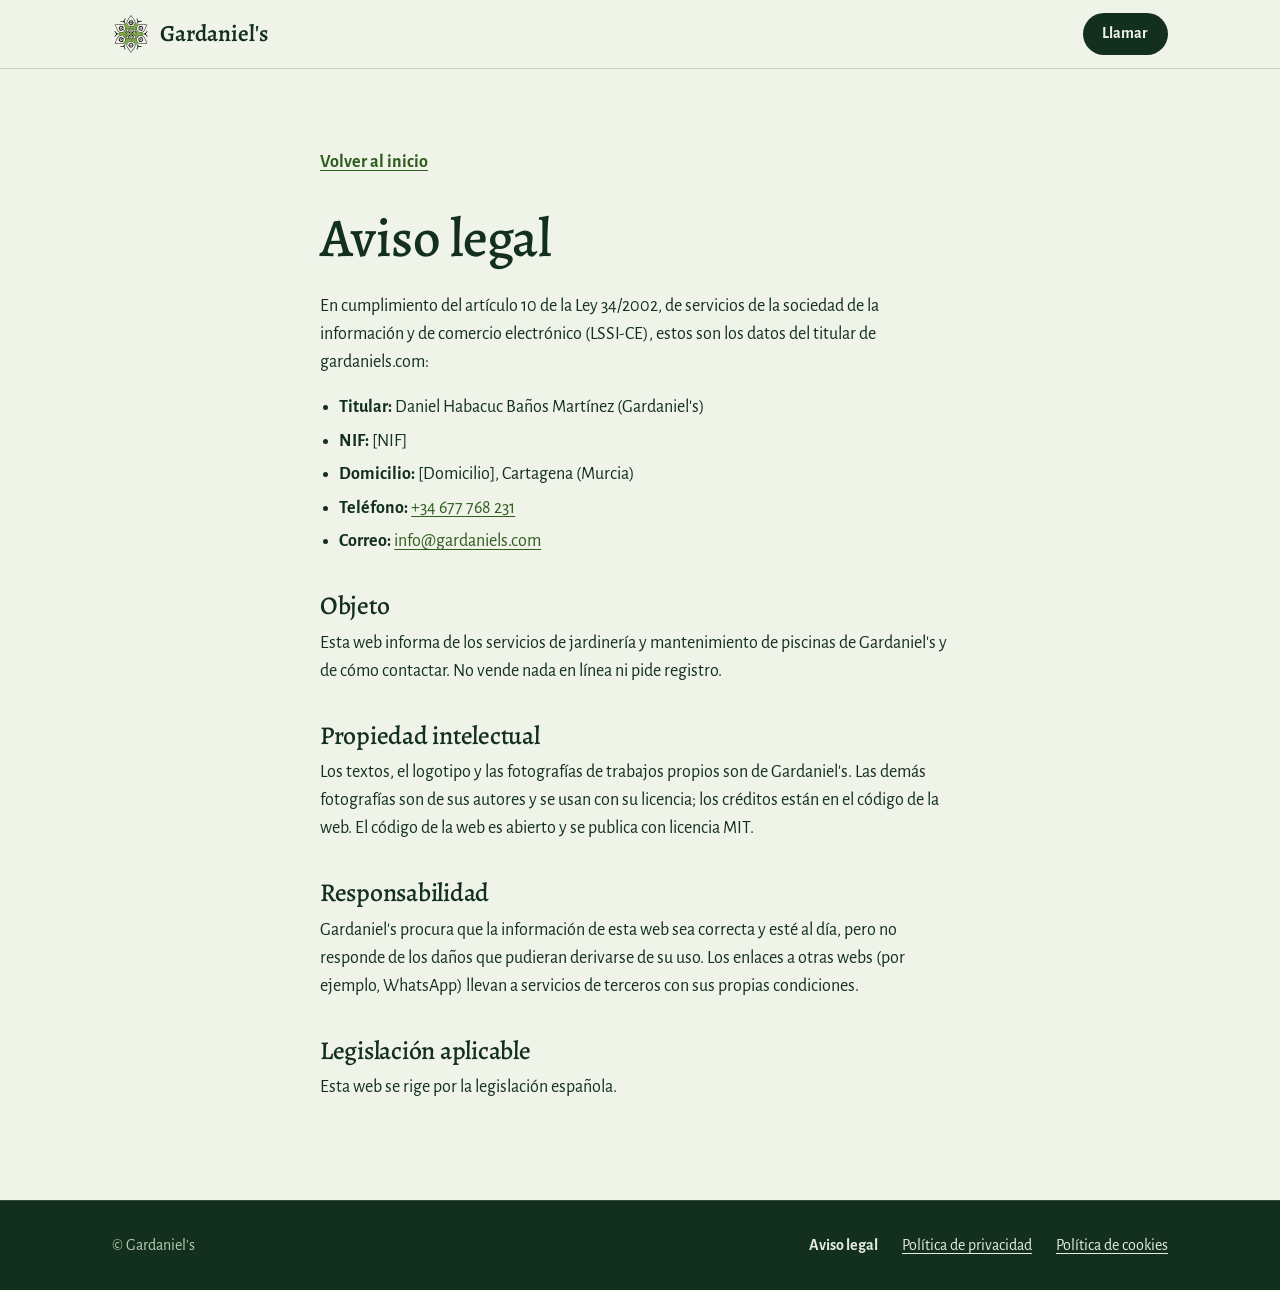
<file: propuestas/1/aviso-legal.html>
<!doctype html>
<html lang="es">
<head>
<meta charset="utf-8">
<meta name="viewport" content="width=device-width, initial-scale=1">
<title>Aviso legal | Gardaniel's</title>
<meta name="description" content="Aviso legal de gardaniels.com, web de Gardaniel's, jardinería y mantenimiento de piscinas en Cartagena.">
<link rel="canonical" href="https://gardaniels.com/aviso-legal.html">
<meta name="theme-color" content="#13301f">
<link rel="icon" href="favicon.svg" type="image/svg+xml">
<link rel="icon" href="favicon-32.png" sizes="32x32" type="image/png">
<link rel="apple-touch-icon" href="apple-touch-icon.png">
<link rel="stylesheet" href="estilos.css">
</head>
<body>
<a class="salto" href="#contenido">Saltar al contenido</a>
<header class="cabecera">
  <div class="contenedor">
    <a class="marca" href="./" aria-label="Gardaniel's, inicio">
      <picture><source srcset="img/mandala-claro.svg" media="(prefers-color-scheme: dark)"><img src="img/mandala.svg" alt="" width="38" height="38"></picture>
      Gardaniel's
    </a>
    <a class="boton boton-tinta" href="tel:+34677768231">Llamar</a>
  </div>
</header>
<main id="contenido" class="legal">
  <div class="contenedor">
    <a class="volver" href="./">Volver al inicio</a>
<h1>Aviso legal</h1>
<p>En cumplimiento del artículo 10 de la Ley 34/2002, de servicios de la sociedad de la información y de comercio electrónico (LSSI-CE), estos son los datos del titular de gardaniels.com:</p>
<ul>
<li><strong>Titular:</strong> Daniel Habacuc Baños Martínez (Gardaniel's)</li>
<li><strong>NIF:</strong> [NIF]</li>
<li><strong>Domicilio:</strong> [Domicilio], Cartagena (Murcia)</li>
<li><strong>Teléfono:</strong> <a href="tel:+34677768231">+34 677 768 231</a></li>
<li><strong>Correo:</strong> <a href="mailto:info@gardaniels.com">info@gardaniels.com</a></li>
</ul>
<h2>Objeto</h2>
<p>Esta web informa de los servicios de jardinería y mantenimiento de piscinas de Gardaniel's y de cómo contactar. No vende nada en línea ni pide registro.</p>
<h2>Propiedad intelectual</h2>
<p>Los textos, el logotipo y las fotografías de trabajos propios son de Gardaniel's. Las demás fotografías son de sus autores y se usan con su licencia; los créditos están en el código de la web. El código de la web es abierto y se publica con licencia MIT.</p>
<h2>Responsabilidad</h2>
<p>Gardaniel's procura que la información de esta web sea correcta y esté al día, pero no responde de los daños que pudieran derivarse de su uso. Los enlaces a otras webs (por ejemplo, WhatsApp) llevan a servicios de terceros con sus propias condiciones.</p>
<h2>Legislación aplicable</h2>
<p>Esta web se rige por la legislación española.</p>
  </div>
</main>
<footer class="pie">
  <div class="contenedor">
    <small>© Gardaniel's</small>
    <ul>
      <li><a href="aviso-legal.html" aria-current="page">Aviso legal</a></li>
      <li><a href="politica-de-privacidad.html">Política de privacidad</a></li>
      <li><a href="politica-de-cookies.html">Política de cookies</a></li>
    </ul>
  </div>
</footer>
</body>
</html>
</file>
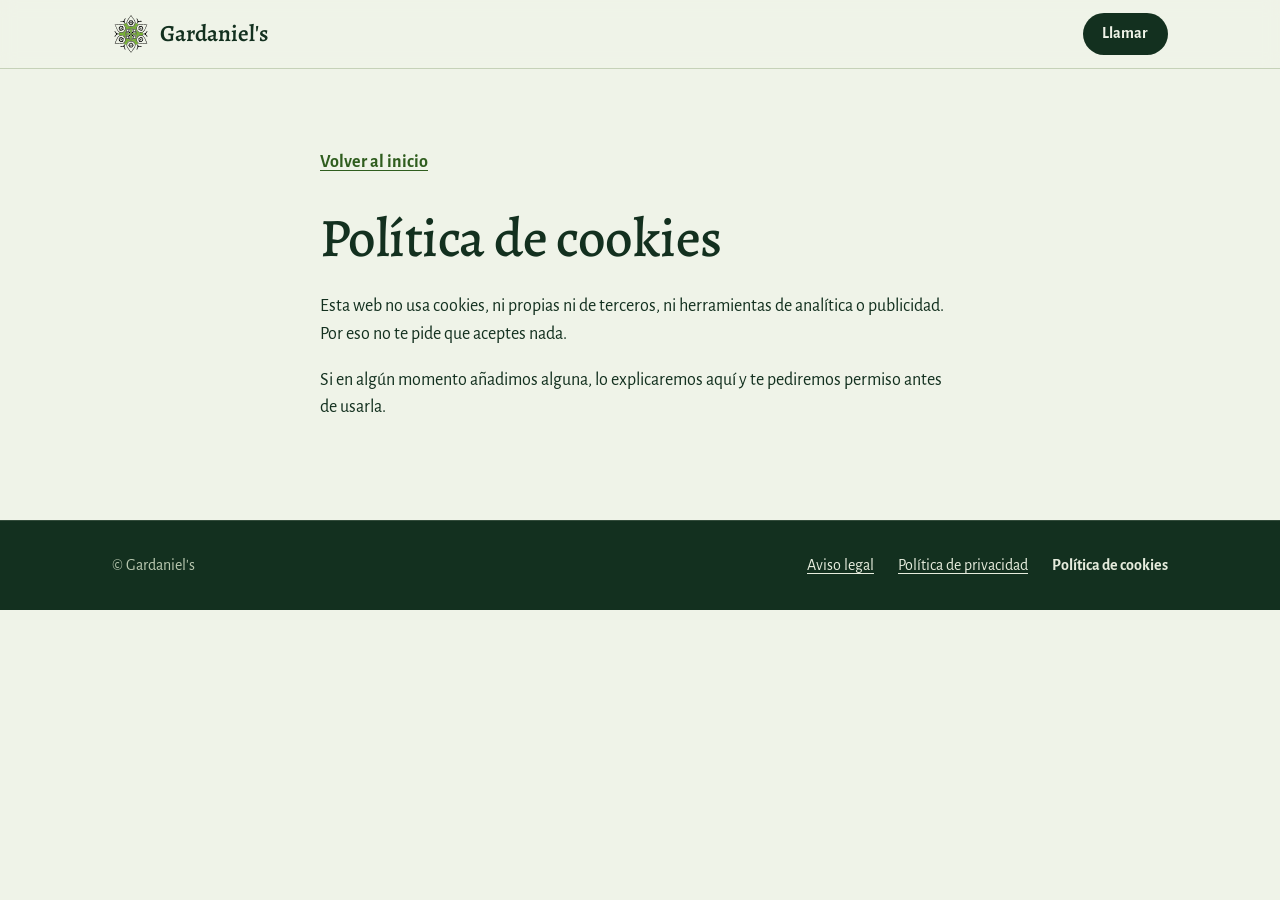
<file: propuestas/1/politica-de-cookies.html>
<!doctype html>
<html lang="es">
<head>
<meta charset="utf-8">
<meta name="viewport" content="width=device-width, initial-scale=1">
<title>Política de cookies | Gardaniel's</title>
<meta name="description" content="Política de cookies de gardaniels.com, web de Gardaniel's, jardinería y mantenimiento de piscinas en Cartagena.">
<link rel="canonical" href="https://gardaniels.com/politica-de-cookies.html">
<meta name="theme-color" content="#13301f">
<link rel="icon" href="favicon.svg" type="image/svg+xml">
<link rel="icon" href="favicon-32.png" sizes="32x32" type="image/png">
<link rel="apple-touch-icon" href="apple-touch-icon.png">
<link rel="stylesheet" href="estilos.css">
</head>
<body>
<a class="salto" href="#contenido">Saltar al contenido</a>
<header class="cabecera">
  <div class="contenedor">
    <a class="marca" href="./" aria-label="Gardaniel's, inicio">
      <picture><source srcset="img/mandala-claro.svg" media="(prefers-color-scheme: dark)"><img src="img/mandala.svg" alt="" width="38" height="38"></picture>
      Gardaniel's
    </a>
    <a class="boton boton-tinta" href="tel:+34677768231">Llamar</a>
  </div>
</header>
<main id="contenido" class="legal">
  <div class="contenedor">
    <a class="volver" href="./">Volver al inicio</a>
<h1>Política de cookies</h1>
<p>Esta web no usa cookies, ni propias ni de terceros, ni herramientas de analítica o publicidad. Por eso no te pide que aceptes nada.</p>
<p>Si en algún momento añadimos alguna, lo explicaremos aquí y te pediremos permiso antes de usarla.</p>
  </div>
</main>
<footer class="pie">
  <div class="contenedor">
    <small>© Gardaniel's</small>
    <ul>
      <li><a href="aviso-legal.html">Aviso legal</a></li>
      <li><a href="politica-de-privacidad.html">Política de privacidad</a></li>
      <li><a href="politica-de-cookies.html" aria-current="page">Política de cookies</a></li>
    </ul>
  </div>
</footer>
</body>
</html>
</file>
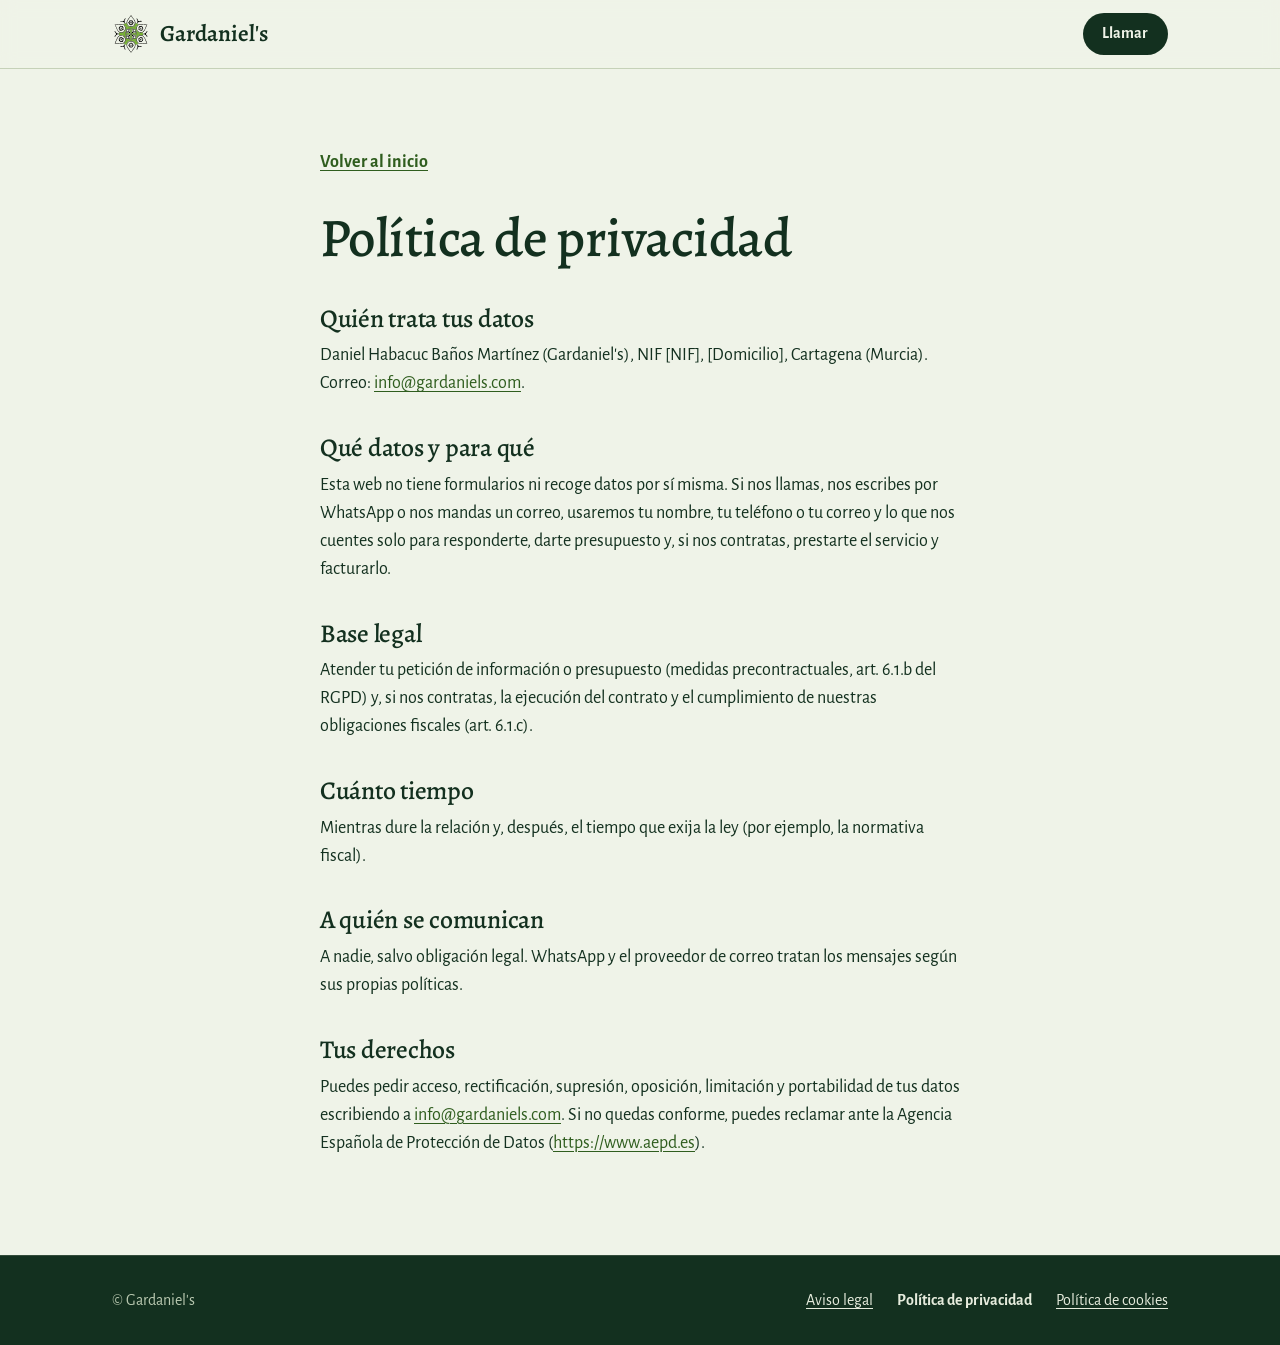
<file: propuestas/1/politica-de-privacidad.html>
<!doctype html>
<html lang="es">
<head>
<meta charset="utf-8">
<meta name="viewport" content="width=device-width, initial-scale=1">
<title>Política de privacidad | Gardaniel's</title>
<meta name="description" content="Política de privacidad de gardaniels.com, web de Gardaniel's, jardinería y mantenimiento de piscinas en Cartagena.">
<link rel="canonical" href="https://gardaniels.com/politica-de-privacidad.html">
<meta name="theme-color" content="#13301f">
<link rel="icon" href="favicon.svg" type="image/svg+xml">
<link rel="icon" href="favicon-32.png" sizes="32x32" type="image/png">
<link rel="apple-touch-icon" href="apple-touch-icon.png">
<link rel="stylesheet" href="estilos.css">
</head>
<body>
<a class="salto" href="#contenido">Saltar al contenido</a>
<header class="cabecera">
  <div class="contenedor">
    <a class="marca" href="./" aria-label="Gardaniel's, inicio">
      <picture><source srcset="img/mandala-claro.svg" media="(prefers-color-scheme: dark)"><img src="img/mandala.svg" alt="" width="38" height="38"></picture>
      Gardaniel's
    </a>
    <a class="boton boton-tinta" href="tel:+34677768231">Llamar</a>
  </div>
</header>
<main id="contenido" class="legal">
  <div class="contenedor">
    <a class="volver" href="./">Volver al inicio</a>
<h1>Política de privacidad</h1>
<h2>Quién trata tus datos</h2>
<p>Daniel Habacuc Baños Martínez (Gardaniel's), NIF [NIF], [Domicilio], Cartagena (Murcia). Correo: <a href="mailto:info@gardaniels.com">info@gardaniels.com</a>.</p>
<h2>Qué datos y para qué</h2>
<p>Esta web no tiene formularios ni recoge datos por sí misma. Si nos llamas, nos escribes por WhatsApp o nos mandas un correo, usaremos tu nombre, tu teléfono o tu correo y lo que nos cuentes solo para responderte, darte presupuesto y, si nos contratas, prestarte el servicio y facturarlo.</p>
<h2>Base legal</h2>
<p>Atender tu petición de información o presupuesto (medidas precontractuales, art. 6.1.b del RGPD) y, si nos contratas, la ejecución del contrato y el cumplimiento de nuestras obligaciones fiscales (art. 6.1.c).</p>
<h2>Cuánto tiempo</h2>
<p>Mientras dure la relación y, después, el tiempo que exija la ley (por ejemplo, la normativa fiscal).</p>
<h2>A quién se comunican</h2>
<p>A nadie, salvo obligación legal. WhatsApp y el proveedor de correo tratan los mensajes según sus propias políticas.</p>
<h2>Tus derechos</h2>
<p>Puedes pedir acceso, rectificación, supresión, oposición, limitación y portabilidad de tus datos escribiendo a <a href="mailto:info@gardaniels.com">info@gardaniels.com</a>. Si no quedas conforme, puedes reclamar ante la Agencia Española de Protección de Datos (<a href="https://www.aepd.es" rel="noopener">https://www.aepd.es</a>).</p>
  </div>
</main>
<footer class="pie">
  <div class="contenedor">
    <small>© Gardaniel's</small>
    <ul>
      <li><a href="aviso-legal.html">Aviso legal</a></li>
      <li><a href="politica-de-privacidad.html" aria-current="page">Política de privacidad</a></li>
      <li><a href="politica-de-cookies.html">Política de cookies</a></li>
    </ul>
  </div>
</footer>
</body>
</html>
</file>
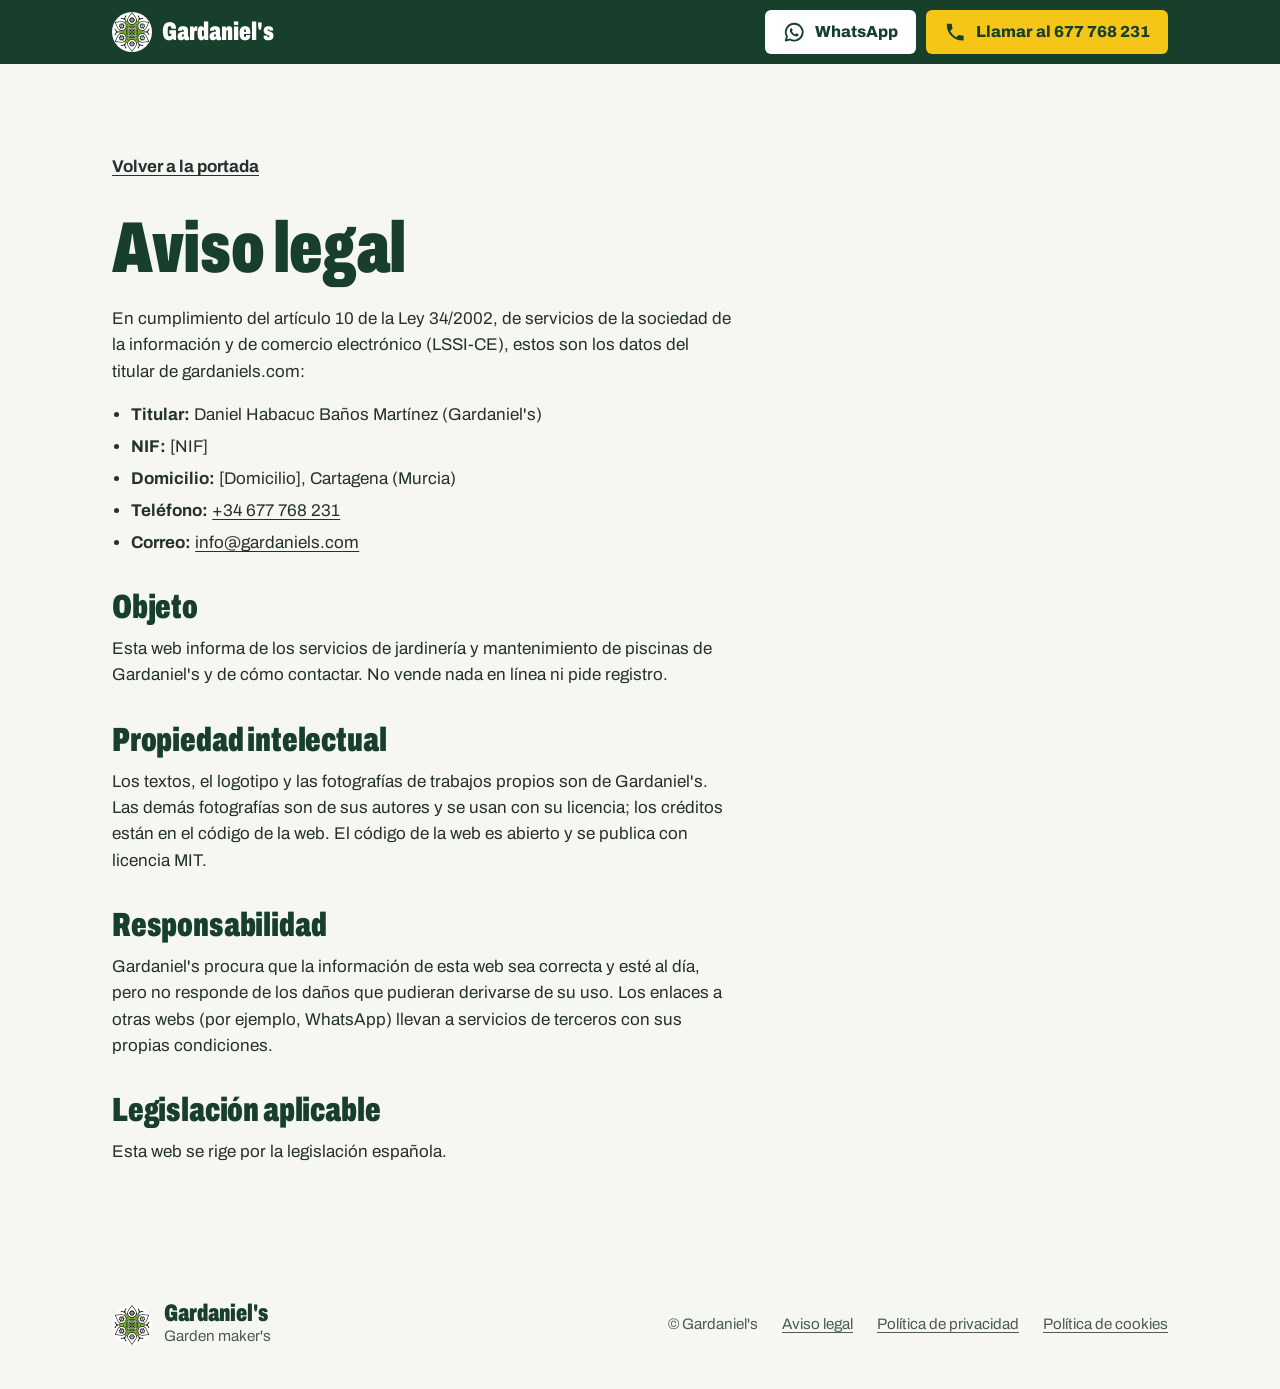
<file: propuestas/2/aviso-legal.html>
<!doctype html>
<html lang="es">
<head>
<meta charset="utf-8">
<meta name="viewport" content="width=device-width, initial-scale=1, viewport-fit=cover">
<title>Aviso legal | Gardaniel's</title>
<meta name="description" content="Aviso legal de Gardaniel's, jardinería y mantenimiento de piscinas en Cartagena.">
<link rel="canonical" href="https://gardaniels.com/aviso-legal.html">
<meta name="theme-color" content="#183f2c">
<meta property="og:type" content="website">
<meta property="og:locale" content="es_ES">
<meta property="og:site_name" content="Gardaniel's">
<meta property="og:title" content="Aviso legal | Gardaniel's">
<meta property="og:description" content="Jardinería y mantenimiento de piscinas en Cartagena y toda la Región de Murcia. Presupuesto sin compromiso: 677 768 231.">
<meta property="og:url" content="https://gardaniels.com/aviso-legal.html">
<meta property="og:image" content="https://gardaniels.com/img/og.jpg">
<meta property="og:image:width" content="1200">
<meta property="og:image:height" content="630">
<link rel="icon" type="image/png" sizes="32x32" href="favicon-32.png">
<link rel="apple-touch-icon" href="apple-touch-icon.png">
<link rel="preload" href="fonts/archivo.woff2" as="font" type="font/woff2" crossorigin>
<link rel="stylesheet" href="estilos.css">
</head>
<body>
<svg width="0" height="0" style="position:absolute" aria-hidden="true" focusable="false">
  <symbol id="i-tel" viewBox="0 0 24 24"><path fill="currentColor" d="M6.6 10.8a15.1 15.1 0 0 0 6.6 6.6l2.2-2.2a1 1 0 0 1 1-.25c1.12.37 2.33.57 3.6.57a1 1 0 0 1 1 1V20a1 1 0 0 1-1 1A17 17 0 0 1 3 4a1 1 0 0 1 1-1h3.5a1 1 0 0 1 1 1c0 1.25.2 2.45.57 3.57a1 1 0 0 1-.25 1z"/></symbol>
  <symbol id="i-wa" viewBox="0 0 24 24"><path fill="none" stroke="currentColor" stroke-width="2" stroke-linejoin="round" d="M12 3a9 9 0 0 0-7.8 13.5L3 21l4.6-1.2A9 9 0 1 0 12 3z"/><path fill="currentColor" d="M9.1 7.6c.2 0 .4 0 .5.4l.7 1.6c.1.2 0 .4-.1.6l-.5.6c-.1.1-.2.3 0 .5.4.8 1 1.5 1.7 2 .5.4 1 .7 1.5.9.2.1.4 0 .5-.1l.7-.8c.2-.2.3-.2.5-.1l1.6.8c.2.1.4.2.4.3 0 .4 0 1-.3 1.4-.4.5-1.2.9-1.8.9-.6 0-1.4-.2-2.8-.8a9 9 0 0 1-3.5-3.2c-.5-.7-.9-1.6-.9-2.5 0-.8.4-1.5.7-1.8.2-.2.5-.3.7-.3z"/></symbol>
  <symbol id="i-correo" viewBox="0 0 24 24"><path fill="none" stroke="currentColor" stroke-width="2" stroke-linejoin="round" d="M3 5h18v14H3z"/><path fill="none" stroke="currentColor" stroke-width="2" stroke-linejoin="round" d="m3 6 9 7 9-7"/></symbol>
</svg>

<a class="salto" href="#contenido">Saltar al contenido</a>

<header class="cabecera oscuro">
  <div class="contenedor">
    <a class="marca" href="./" aria-label="Gardaniel's, inicio">
      <img src="logo-160.png" alt="" width="40" height="40">
      <span>Gardaniel's</span>
    </a>
    <a class="cabecera-tel" href="tel:+34677768231"><svg aria-hidden="true"><use href="#i-tel"/></svg>677 768 231</a>
    <div class="cabecera-acciones">
      <a class="boton boton-wa" href="https://wa.me/34677768231?text=Hola%2C%20Dani.%20Quer%C3%ADa%20pedir%20presupuesto%20sin%20compromiso."><svg aria-hidden="true"><use href="#i-wa"/></svg>WhatsApp</a>
      <a class="boton boton-llamar" href="tel:+34677768231"><svg aria-hidden="true"><use href="#i-tel"/></svg>Llamar al 677 768 231</a>
    </div>
  </div>
</header>

<main id="contenido" class="legal">
  <div class="contenedor">
    <a class="volver" href="./">Volver a la portada</a>
    <h1>Aviso legal</h1>
    <p>En cumplimiento del artículo 10 de la Ley 34/2002, de servicios de la sociedad de la información y de comercio electrónico (LSSI-CE), estos son los datos del titular de gardaniels.com:</p>
    <ul>
    <li><strong>Titular:</strong> Daniel Habacuc Baños Martínez (Gardaniel's)</li>
    <li><strong>NIF:</strong> [NIF]</li>
    <li><strong>Domicilio:</strong> [Domicilio], Cartagena (Murcia)</li>
    <li><strong>Teléfono:</strong> <a href="tel:+34677768231">+34 677 768 231</a></li>
    <li><strong>Correo:</strong> <a href="mailto:info@gardaniels.com">info@gardaniels.com</a></li>
    </ul>
    <h2>Objeto</h2>
    <p>Esta web informa de los servicios de jardinería y mantenimiento de piscinas de Gardaniel's y de cómo contactar. No vende nada en línea ni pide registro.</p>
    <h2>Propiedad intelectual</h2>
    <p>Los textos, el logotipo y las fotografías de trabajos propios son de Gardaniel's. Las demás fotografías son de sus autores y se usan con su licencia; los créditos están en el código de la web. El código de la web es abierto y se publica con licencia MIT.</p>
    <h2>Responsabilidad</h2>
    <p>Gardaniel's procura que la información de esta web sea correcta y esté al día, pero no responde de los daños que pudieran derivarse de su uso. Los enlaces a otras webs (por ejemplo, WhatsApp) llevan a servicios de terceros con sus propias condiciones.</p>
    <h2>Legislación aplicable</h2>
    <p>Esta web se rige por la legislación española.</p>
  </div>
</main>

<footer class="pie">
  <div class="contenedor">
    <div class="pie-marca">
      <img src="logo-160.png" alt="" width="40" height="40" loading="lazy">
      <div><strong>Gardaniel's</strong>Garden maker's</div>
    </div>
    <nav aria-label="Textos legales">
      <ul>
        <li>© Gardaniel's</li>
        <li><a href="aviso-legal.html">Aviso legal</a></li>
        <li><a href="politica-de-privacidad.html">Política de privacidad</a></li>
        <li><a href="politica-de-cookies.html">Política de cookies</a></li>
      </ul>
    </nav>
  </div>
</footer>

<nav class="barra" aria-label="Contacto rápido">
  <a class="boton boton-llamar" href="tel:+34677768231"><svg aria-hidden="true"><use href="#i-tel"/></svg>Llamar</a>
  <a class="boton boton-wa" href="https://wa.me/34677768231?text=Hola%2C%20Dani.%20Quer%C3%ADa%20pedir%20presupuesto%20sin%20compromiso."><svg aria-hidden="true"><use href="#i-wa"/></svg>WhatsApp</a>
</nav>

</body>
</html>
</file>
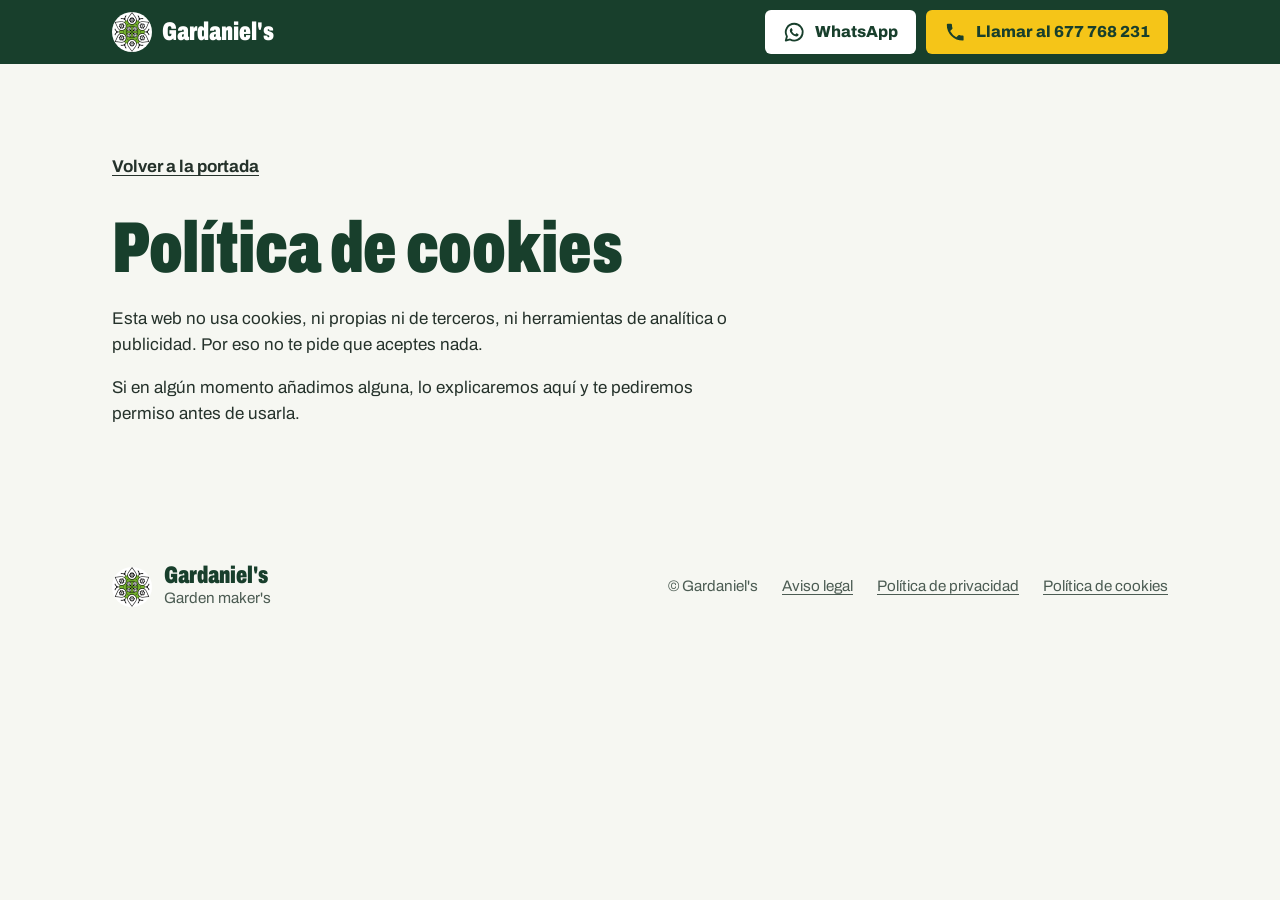
<file: propuestas/2/politica-de-cookies.html>
<!doctype html>
<html lang="es">
<head>
<meta charset="utf-8">
<meta name="viewport" content="width=device-width, initial-scale=1, viewport-fit=cover">
<title>Política de cookies | Gardaniel's</title>
<meta name="description" content="Política de cookies de Gardaniel's, jardinería y mantenimiento de piscinas en Cartagena.">
<link rel="canonical" href="https://gardaniels.com/politica-de-cookies.html">
<meta name="theme-color" content="#183f2c">
<meta property="og:type" content="website">
<meta property="og:locale" content="es_ES">
<meta property="og:site_name" content="Gardaniel's">
<meta property="og:title" content="Política de cookies | Gardaniel's">
<meta property="og:description" content="Jardinería y mantenimiento de piscinas en Cartagena y toda la Región de Murcia. Presupuesto sin compromiso: 677 768 231.">
<meta property="og:url" content="https://gardaniels.com/politica-de-cookies.html">
<meta property="og:image" content="https://gardaniels.com/img/og.jpg">
<meta property="og:image:width" content="1200">
<meta property="og:image:height" content="630">
<link rel="icon" type="image/png" sizes="32x32" href="favicon-32.png">
<link rel="apple-touch-icon" href="apple-touch-icon.png">
<link rel="preload" href="fonts/archivo.woff2" as="font" type="font/woff2" crossorigin>
<link rel="stylesheet" href="estilos.css">
</head>
<body>
<svg width="0" height="0" style="position:absolute" aria-hidden="true" focusable="false">
  <symbol id="i-tel" viewBox="0 0 24 24"><path fill="currentColor" d="M6.6 10.8a15.1 15.1 0 0 0 6.6 6.6l2.2-2.2a1 1 0 0 1 1-.25c1.12.37 2.33.57 3.6.57a1 1 0 0 1 1 1V20a1 1 0 0 1-1 1A17 17 0 0 1 3 4a1 1 0 0 1 1-1h3.5a1 1 0 0 1 1 1c0 1.25.2 2.45.57 3.57a1 1 0 0 1-.25 1z"/></symbol>
  <symbol id="i-wa" viewBox="0 0 24 24"><path fill="none" stroke="currentColor" stroke-width="2" stroke-linejoin="round" d="M12 3a9 9 0 0 0-7.8 13.5L3 21l4.6-1.2A9 9 0 1 0 12 3z"/><path fill="currentColor" d="M9.1 7.6c.2 0 .4 0 .5.4l.7 1.6c.1.2 0 .4-.1.6l-.5.6c-.1.1-.2.3 0 .5.4.8 1 1.5 1.7 2 .5.4 1 .7 1.5.9.2.1.4 0 .5-.1l.7-.8c.2-.2.3-.2.5-.1l1.6.8c.2.1.4.2.4.3 0 .4 0 1-.3 1.4-.4.5-1.2.9-1.8.9-.6 0-1.4-.2-2.8-.8a9 9 0 0 1-3.5-3.2c-.5-.7-.9-1.6-.9-2.5 0-.8.4-1.5.7-1.8.2-.2.5-.3.7-.3z"/></symbol>
  <symbol id="i-correo" viewBox="0 0 24 24"><path fill="none" stroke="currentColor" stroke-width="2" stroke-linejoin="round" d="M3 5h18v14H3z"/><path fill="none" stroke="currentColor" stroke-width="2" stroke-linejoin="round" d="m3 6 9 7 9-7"/></symbol>
</svg>

<a class="salto" href="#contenido">Saltar al contenido</a>

<header class="cabecera oscuro">
  <div class="contenedor">
    <a class="marca" href="./" aria-label="Gardaniel's, inicio">
      <img src="logo-160.png" alt="" width="40" height="40">
      <span>Gardaniel's</span>
    </a>
    <a class="cabecera-tel" href="tel:+34677768231"><svg aria-hidden="true"><use href="#i-tel"/></svg>677 768 231</a>
    <div class="cabecera-acciones">
      <a class="boton boton-wa" href="https://wa.me/34677768231?text=Hola%2C%20Dani.%20Quer%C3%ADa%20pedir%20presupuesto%20sin%20compromiso."><svg aria-hidden="true"><use href="#i-wa"/></svg>WhatsApp</a>
      <a class="boton boton-llamar" href="tel:+34677768231"><svg aria-hidden="true"><use href="#i-tel"/></svg>Llamar al 677 768 231</a>
    </div>
  </div>
</header>

<main id="contenido" class="legal">
  <div class="contenedor">
    <a class="volver" href="./">Volver a la portada</a>
    <h1>Política de cookies</h1>
    <p>Esta web no usa cookies, ni propias ni de terceros, ni herramientas de analítica o publicidad. Por eso no te pide que aceptes nada.</p>
    <p>Si en algún momento añadimos alguna, lo explicaremos aquí y te pediremos permiso antes de usarla.</p>
  </div>
</main>

<footer class="pie">
  <div class="contenedor">
    <div class="pie-marca">
      <img src="logo-160.png" alt="" width="40" height="40" loading="lazy">
      <div><strong>Gardaniel's</strong>Garden maker's</div>
    </div>
    <nav aria-label="Textos legales">
      <ul>
        <li>© Gardaniel's</li>
        <li><a href="aviso-legal.html">Aviso legal</a></li>
        <li><a href="politica-de-privacidad.html">Política de privacidad</a></li>
        <li><a href="politica-de-cookies.html">Política de cookies</a></li>
      </ul>
    </nav>
  </div>
</footer>

<nav class="barra" aria-label="Contacto rápido">
  <a class="boton boton-llamar" href="tel:+34677768231"><svg aria-hidden="true"><use href="#i-tel"/></svg>Llamar</a>
  <a class="boton boton-wa" href="https://wa.me/34677768231?text=Hola%2C%20Dani.%20Quer%C3%ADa%20pedir%20presupuesto%20sin%20compromiso."><svg aria-hidden="true"><use href="#i-wa"/></svg>WhatsApp</a>
</nav>

</body>
</html>
</file>
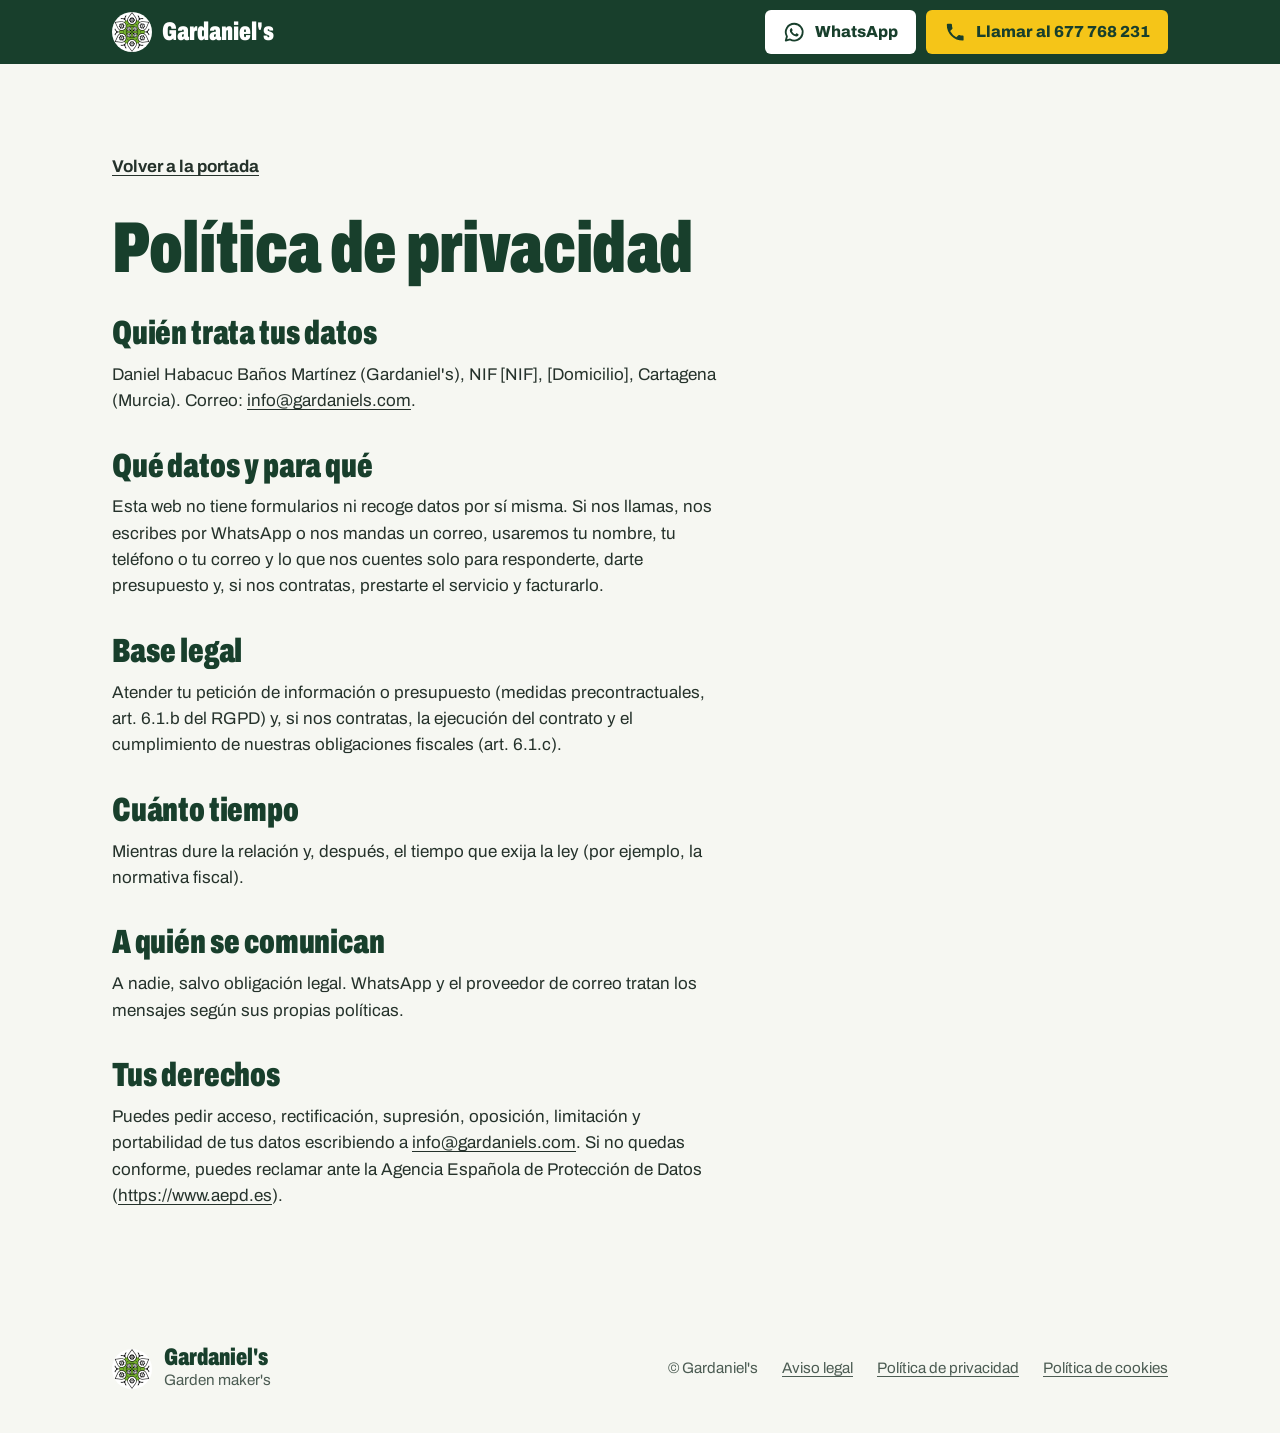
<file: propuestas/2/politica-de-privacidad.html>
<!doctype html>
<html lang="es">
<head>
<meta charset="utf-8">
<meta name="viewport" content="width=device-width, initial-scale=1, viewport-fit=cover">
<title>Política de privacidad | Gardaniel's</title>
<meta name="description" content="Política de privacidad de Gardaniel's, jardinería y mantenimiento de piscinas en Cartagena.">
<link rel="canonical" href="https://gardaniels.com/politica-de-privacidad.html">
<meta name="theme-color" content="#183f2c">
<meta property="og:type" content="website">
<meta property="og:locale" content="es_ES">
<meta property="og:site_name" content="Gardaniel's">
<meta property="og:title" content="Política de privacidad | Gardaniel's">
<meta property="og:description" content="Jardinería y mantenimiento de piscinas en Cartagena y toda la Región de Murcia. Presupuesto sin compromiso: 677 768 231.">
<meta property="og:url" content="https://gardaniels.com/politica-de-privacidad.html">
<meta property="og:image" content="https://gardaniels.com/img/og.jpg">
<meta property="og:image:width" content="1200">
<meta property="og:image:height" content="630">
<link rel="icon" type="image/png" sizes="32x32" href="favicon-32.png">
<link rel="apple-touch-icon" href="apple-touch-icon.png">
<link rel="preload" href="fonts/archivo.woff2" as="font" type="font/woff2" crossorigin>
<link rel="stylesheet" href="estilos.css">
</head>
<body>
<svg width="0" height="0" style="position:absolute" aria-hidden="true" focusable="false">
  <symbol id="i-tel" viewBox="0 0 24 24"><path fill="currentColor" d="M6.6 10.8a15.1 15.1 0 0 0 6.6 6.6l2.2-2.2a1 1 0 0 1 1-.25c1.12.37 2.33.57 3.6.57a1 1 0 0 1 1 1V20a1 1 0 0 1-1 1A17 17 0 0 1 3 4a1 1 0 0 1 1-1h3.5a1 1 0 0 1 1 1c0 1.25.2 2.45.57 3.57a1 1 0 0 1-.25 1z"/></symbol>
  <symbol id="i-wa" viewBox="0 0 24 24"><path fill="none" stroke="currentColor" stroke-width="2" stroke-linejoin="round" d="M12 3a9 9 0 0 0-7.8 13.5L3 21l4.6-1.2A9 9 0 1 0 12 3z"/><path fill="currentColor" d="M9.1 7.6c.2 0 .4 0 .5.4l.7 1.6c.1.2 0 .4-.1.6l-.5.6c-.1.1-.2.3 0 .5.4.8 1 1.5 1.7 2 .5.4 1 .7 1.5.9.2.1.4 0 .5-.1l.7-.8c.2-.2.3-.2.5-.1l1.6.8c.2.1.4.2.4.3 0 .4 0 1-.3 1.4-.4.5-1.2.9-1.8.9-.6 0-1.4-.2-2.8-.8a9 9 0 0 1-3.5-3.2c-.5-.7-.9-1.6-.9-2.5 0-.8.4-1.5.7-1.8.2-.2.5-.3.7-.3z"/></symbol>
  <symbol id="i-correo" viewBox="0 0 24 24"><path fill="none" stroke="currentColor" stroke-width="2" stroke-linejoin="round" d="M3 5h18v14H3z"/><path fill="none" stroke="currentColor" stroke-width="2" stroke-linejoin="round" d="m3 6 9 7 9-7"/></symbol>
</svg>

<a class="salto" href="#contenido">Saltar al contenido</a>

<header class="cabecera oscuro">
  <div class="contenedor">
    <a class="marca" href="./" aria-label="Gardaniel's, inicio">
      <img src="logo-160.png" alt="" width="40" height="40">
      <span>Gardaniel's</span>
    </a>
    <a class="cabecera-tel" href="tel:+34677768231"><svg aria-hidden="true"><use href="#i-tel"/></svg>677 768 231</a>
    <div class="cabecera-acciones">
      <a class="boton boton-wa" href="https://wa.me/34677768231?text=Hola%2C%20Dani.%20Quer%C3%ADa%20pedir%20presupuesto%20sin%20compromiso."><svg aria-hidden="true"><use href="#i-wa"/></svg>WhatsApp</a>
      <a class="boton boton-llamar" href="tel:+34677768231"><svg aria-hidden="true"><use href="#i-tel"/></svg>Llamar al 677 768 231</a>
    </div>
  </div>
</header>

<main id="contenido" class="legal">
  <div class="contenedor">
    <a class="volver" href="./">Volver a la portada</a>
    <h1>Política de privacidad</h1>
    <h2>Quién trata tus datos</h2>
    <p>Daniel Habacuc Baños Martínez (Gardaniel's), NIF [NIF], [Domicilio], Cartagena (Murcia). Correo: <a href="mailto:info@gardaniels.com">info@gardaniels.com</a>.</p>
    <h2>Qué datos y para qué</h2>
    <p>Esta web no tiene formularios ni recoge datos por sí misma. Si nos llamas, nos escribes por WhatsApp o nos mandas un correo, usaremos tu nombre, tu teléfono o tu correo y lo que nos cuentes solo para responderte, darte presupuesto y, si nos contratas, prestarte el servicio y facturarlo.</p>
    <h2>Base legal</h2>
    <p>Atender tu petición de información o presupuesto (medidas precontractuales, art. 6.1.b del RGPD) y, si nos contratas, la ejecución del contrato y el cumplimiento de nuestras obligaciones fiscales (art. 6.1.c).</p>
    <h2>Cuánto tiempo</h2>
    <p>Mientras dure la relación y, después, el tiempo que exija la ley (por ejemplo, la normativa fiscal).</p>
    <h2>A quién se comunican</h2>
    <p>A nadie, salvo obligación legal. WhatsApp y el proveedor de correo tratan los mensajes según sus propias políticas.</p>
    <h2>Tus derechos</h2>
    <p>Puedes pedir acceso, rectificación, supresión, oposición, limitación y portabilidad de tus datos escribiendo a <a href="mailto:info@gardaniels.com">info@gardaniels.com</a>. Si no quedas conforme, puedes reclamar ante la Agencia Española de Protección de Datos (<a href="https://www.aepd.es">https://www.aepd.es</a>).</p>
  </div>
</main>

<footer class="pie">
  <div class="contenedor">
    <div class="pie-marca">
      <img src="logo-160.png" alt="" width="40" height="40" loading="lazy">
      <div><strong>Gardaniel's</strong>Garden maker's</div>
    </div>
    <nav aria-label="Textos legales">
      <ul>
        <li>© Gardaniel's</li>
        <li><a href="aviso-legal.html">Aviso legal</a></li>
        <li><a href="politica-de-privacidad.html">Política de privacidad</a></li>
        <li><a href="politica-de-cookies.html">Política de cookies</a></li>
      </ul>
    </nav>
  </div>
</footer>

<nav class="barra" aria-label="Contacto rápido">
  <a class="boton boton-llamar" href="tel:+34677768231"><svg aria-hidden="true"><use href="#i-tel"/></svg>Llamar</a>
  <a class="boton boton-wa" href="https://wa.me/34677768231?text=Hola%2C%20Dani.%20Quer%C3%ADa%20pedir%20presupuesto%20sin%20compromiso."><svg aria-hidden="true"><use href="#i-wa"/></svg>WhatsApp</a>
</nav>

</body>
</html>
</file>
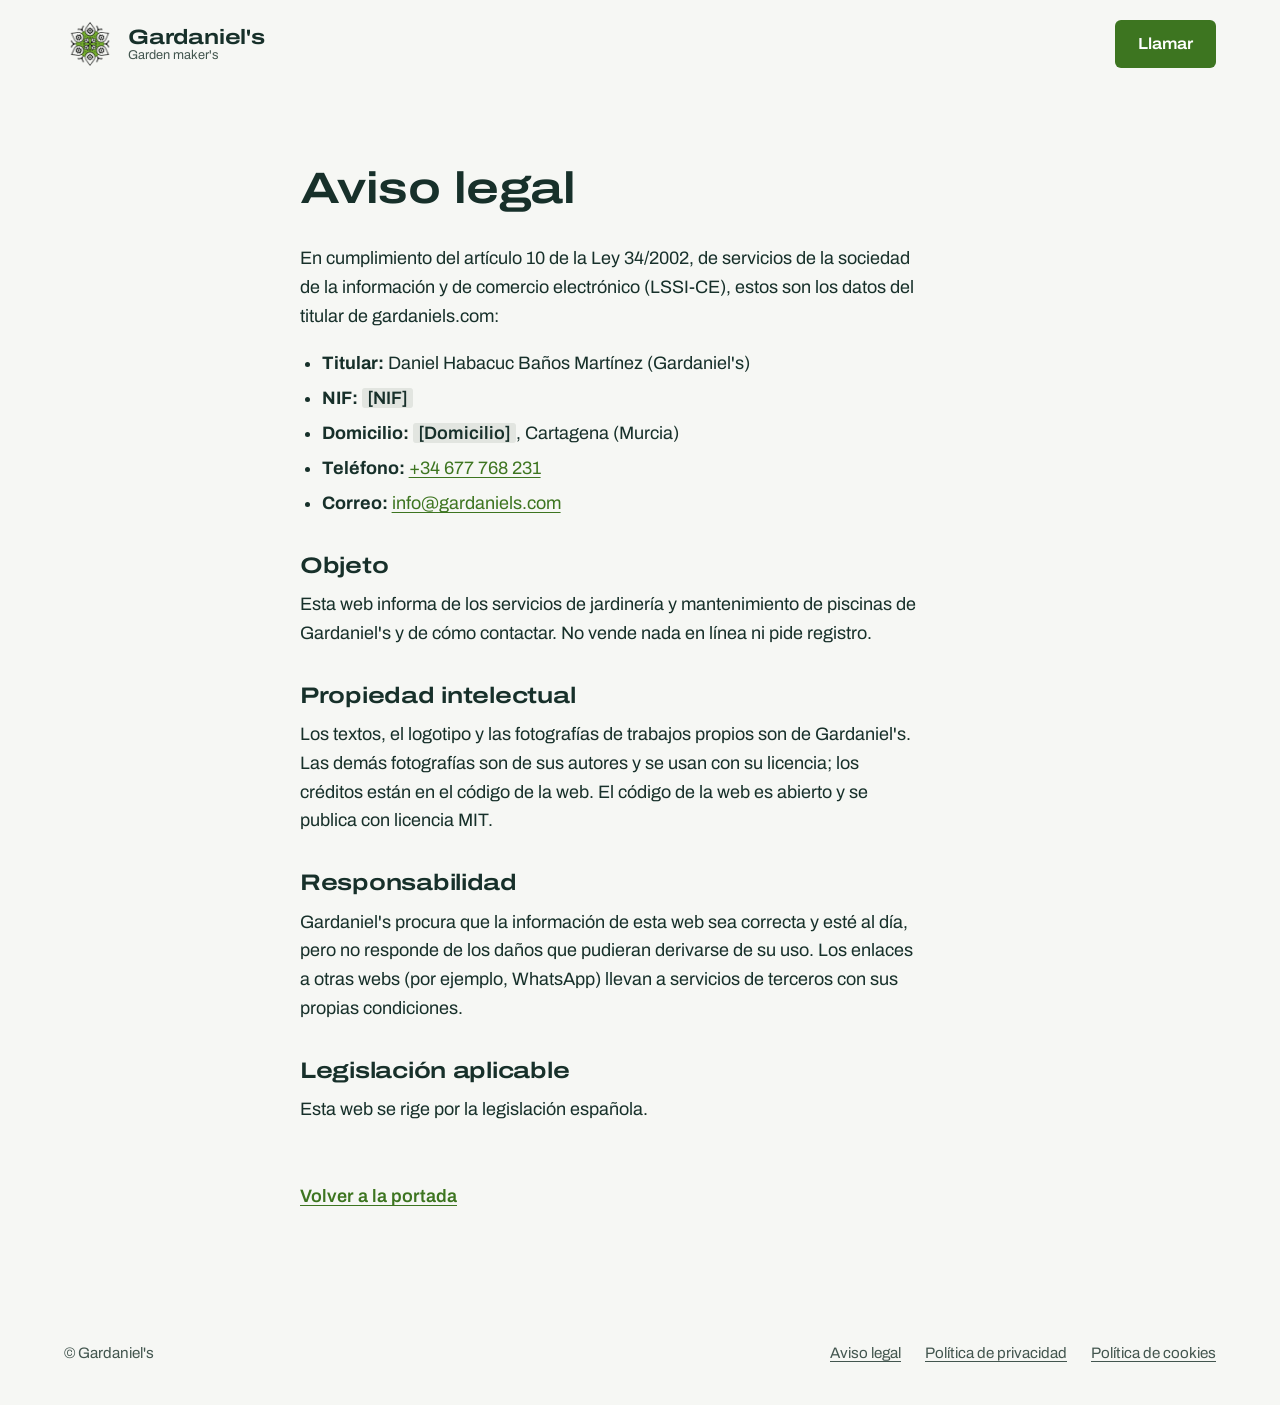
<file: propuestas/3/aviso-legal.html>
<!doctype html>
<html lang="es">
<head>
<meta charset="utf-8">
<meta name="viewport" content="width=device-width, initial-scale=1">
<title>Aviso legal · Gardaniel's</title>
<meta name="description" content="Aviso legal de gardaniels.com, web de Gardaniel's, jardinería y mantenimiento de piscinas en Cartagena.">
<link rel="canonical" href="https://gardaniels.com/aviso-legal.html">
<meta name="color-scheme" content="light dark">
<link rel="icon" href="favicon-32.png" sizes="32x32" type="image/png">
<link rel="apple-touch-icon" href="apple-touch-icon.png">
<link rel="stylesheet" href="estilos.css">
</head>
<body>
<a class="saltar" href="#contenido">Saltar al contenido</a>
<header class="cabecera">
  <a class="marca" href="index.html" aria-label="Gardaniel's, volver a la portada">
    <span class="marca-logo"><img src="logo-192.png" alt="" width="44" height="44"></span>
    <span class="marca-texto"><span class="marca-nombre">Gardaniel's</span><span class="marca-lema" lang="en">Garden maker's</span></span>
  </a>
  <a class="boton boton-hoja" href="tel:+34677768231">Llamar</a>
</header>
<main id="contenido">
  <article class="legal">
    <h1>Aviso legal</h1>
    <p>En cumplimiento del artículo 10 de la Ley 34/2002, de servicios de la sociedad de la información y de comercio electrónico (LSSI-CE), estos son los datos del titular de gardaniels.com:</p>
    <ul>
      <li><strong>Titular:</strong> Daniel Habacuc Baños Martínez (Gardaniel's)</li>
      <li><strong>NIF:</strong> <span class="marcador">[NIF]</span></li>
      <li><strong>Domicilio:</strong> <span class="marcador">[Domicilio]</span>, Cartagena (Murcia)</li>
      <li><strong>Teléfono:</strong> <a href="tel:+34677768231">+34 677 768 231</a></li>
      <li><strong>Correo:</strong> <a href="mailto:info@gardaniels.com">info@gardaniels.com</a></li>
    </ul>
    <h2>Objeto</h2>
    <p>Esta web informa de los servicios de jardinería y mantenimiento de piscinas de Gardaniel's y de cómo contactar. No vende nada en línea ni pide registro.</p>
    <h2>Propiedad intelectual</h2>
    <p>Los textos, el logotipo y las fotografías de trabajos propios son de Gardaniel's. Las demás fotografías son de sus autores y se usan con su licencia; los créditos están en el código de la web. El código de la web es abierto y se publica con licencia MIT.</p>
    <h2>Responsabilidad</h2>
    <p>Gardaniel's procura que la información de esta web sea correcta y esté al día, pero no responde de los daños que pudieran derivarse de su uso. Los enlaces a otras webs (por ejemplo, WhatsApp) llevan a servicios de terceros con sus propias condiciones.</p>
    <h2>Legislación aplicable</h2>
    <p>Esta web se rige por la legislación española.</p>
    <a class="volver" href="index.html">Volver a la portada</a>
  </article>
</main>
<footer class="pie">
  <p>© Gardaniel's</p>
  <nav aria-label="Textos legales">
    <a href="aviso-legal.html">Aviso legal</a>
    <a href="politica-de-privacidad.html">Política de privacidad</a>
    <a href="politica-de-cookies.html">Política de cookies</a>
  </nav>
</footer>
</body>
</html>
</file>
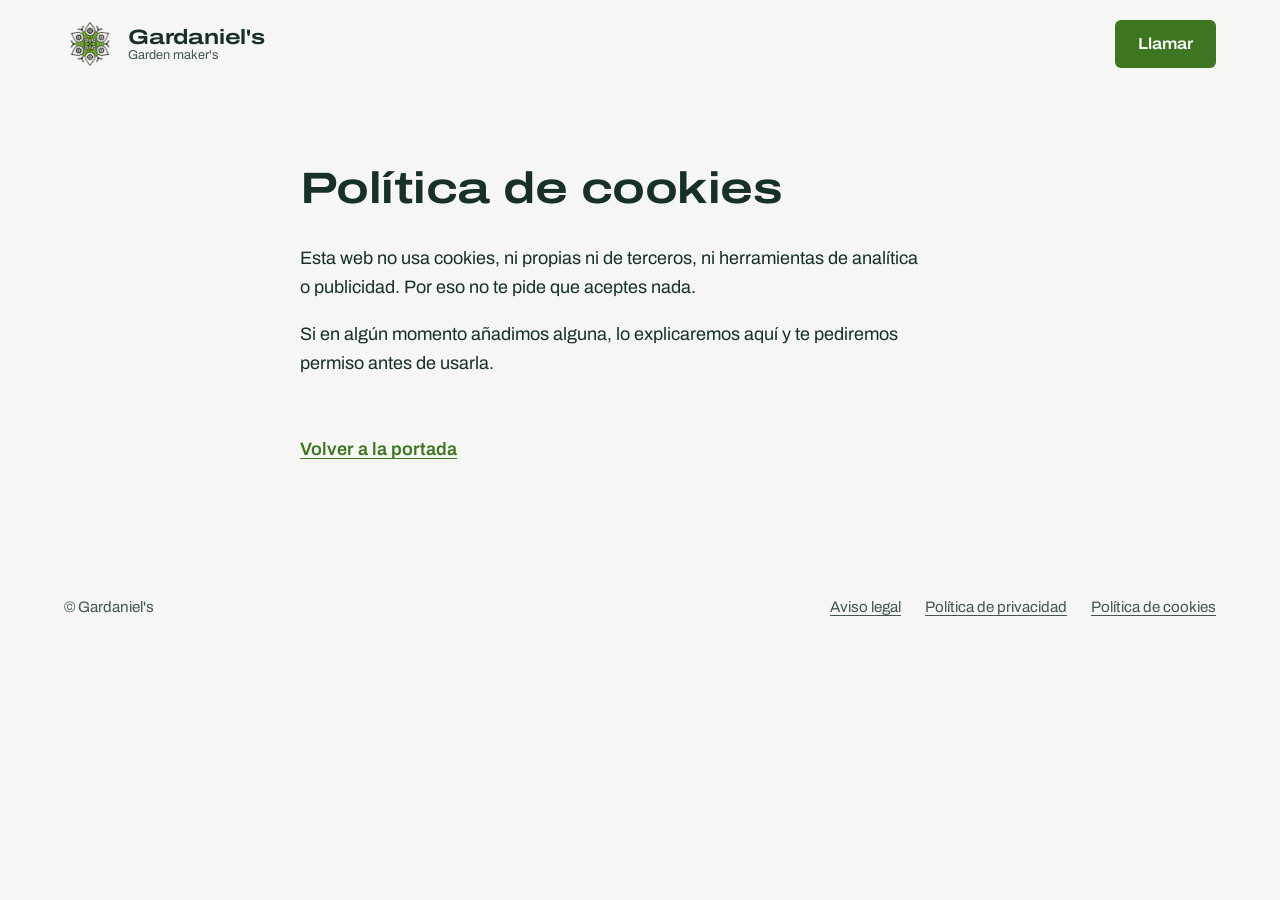
<file: propuestas/3/politica-de-cookies.html>
<!doctype html>
<html lang="es">
<head>
<meta charset="utf-8">
<meta name="viewport" content="width=device-width, initial-scale=1">
<title>Política de cookies · Gardaniel's</title>
<meta name="description" content="Política de cookies de gardaniels.com, web de Gardaniel's, jardinería y mantenimiento de piscinas en Cartagena.">
<link rel="canonical" href="https://gardaniels.com/politica-de-cookies.html">
<meta name="color-scheme" content="light dark">
<link rel="icon" href="favicon-32.png" sizes="32x32" type="image/png">
<link rel="apple-touch-icon" href="apple-touch-icon.png">
<link rel="stylesheet" href="estilos.css">
</head>
<body>
<a class="saltar" href="#contenido">Saltar al contenido</a>
<header class="cabecera">
  <a class="marca" href="index.html" aria-label="Gardaniel's, volver a la portada">
    <span class="marca-logo"><img src="logo-192.png" alt="" width="44" height="44"></span>
    <span class="marca-texto"><span class="marca-nombre">Gardaniel's</span><span class="marca-lema" lang="en">Garden maker's</span></span>
  </a>
  <a class="boton boton-hoja" href="tel:+34677768231">Llamar</a>
</header>
<main id="contenido">
  <article class="legal">
    <h1>Política de cookies</h1>
    <p>Esta web no usa cookies, ni propias ni de terceros, ni herramientas de analítica o publicidad. Por eso no te pide que aceptes nada.</p>
    <p>Si en algún momento añadimos alguna, lo explicaremos aquí y te pediremos permiso antes de usarla.</p>
    <a class="volver" href="index.html">Volver a la portada</a>
  </article>
</main>
<footer class="pie">
  <p>© Gardaniel's</p>
  <nav aria-label="Textos legales">
    <a href="aviso-legal.html">Aviso legal</a>
    <a href="politica-de-privacidad.html">Política de privacidad</a>
    <a href="politica-de-cookies.html">Política de cookies</a>
  </nav>
</footer>
</body>
</html>
</file>
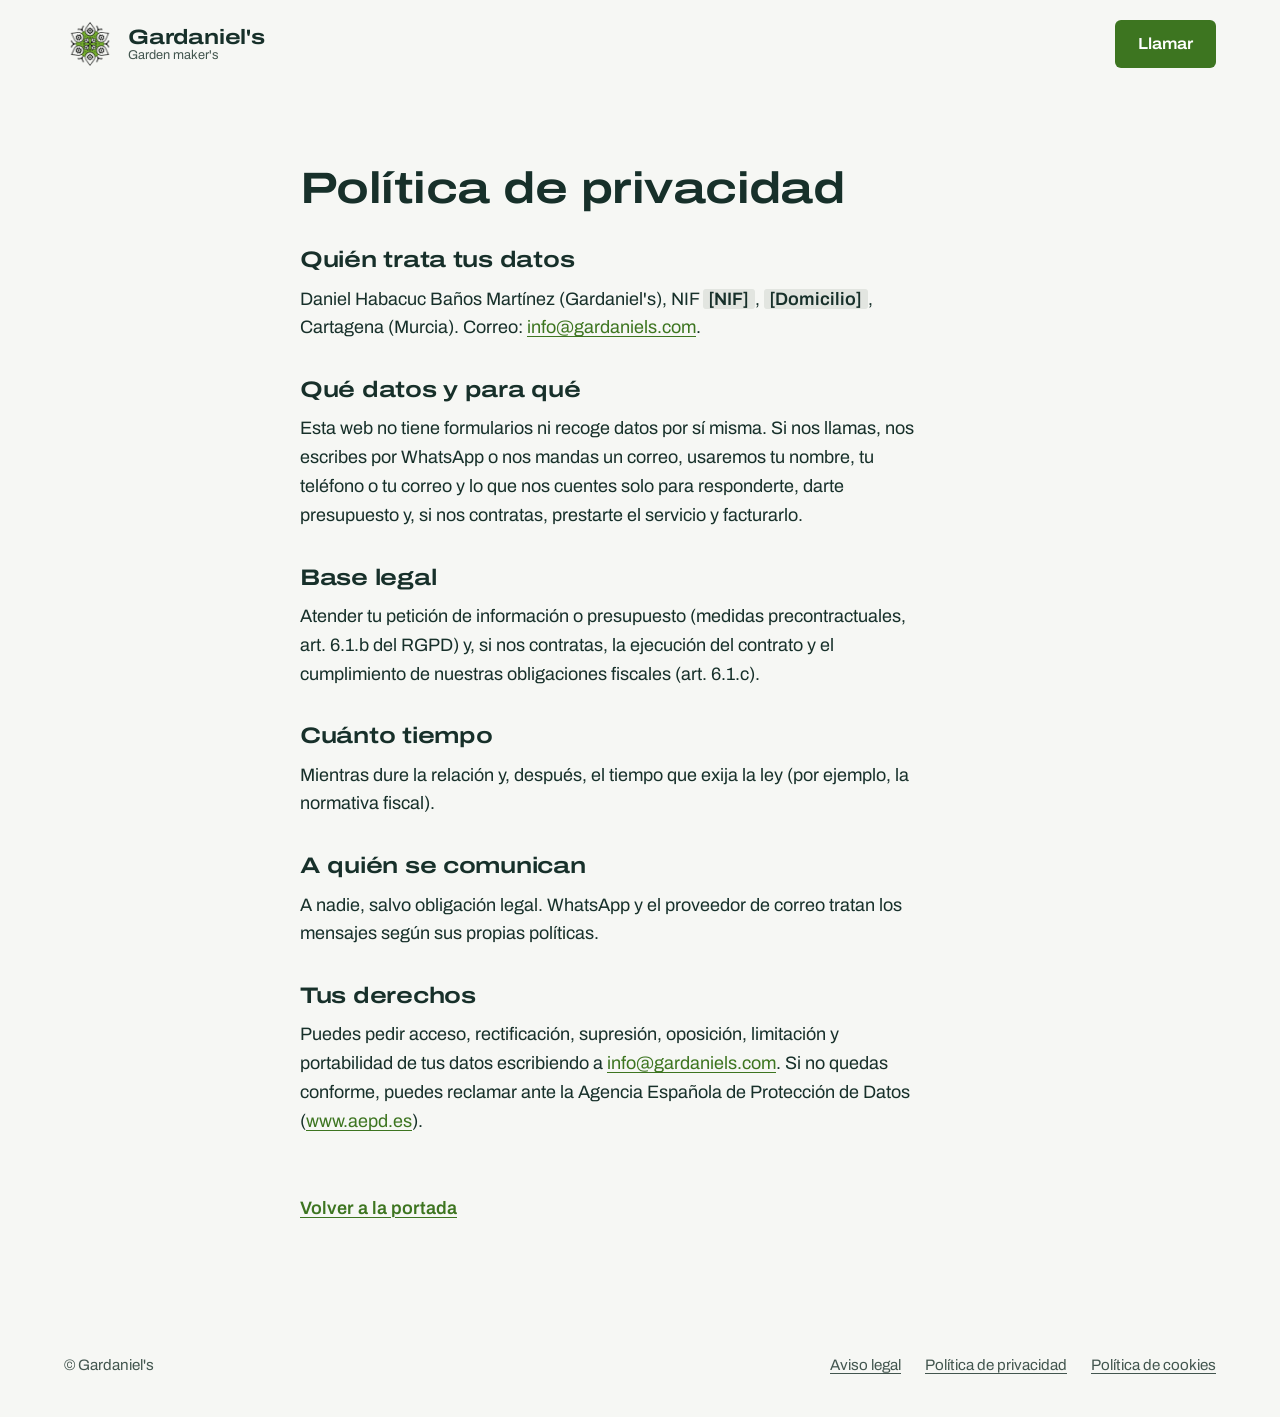
<file: propuestas/3/politica-de-privacidad.html>
<!doctype html>
<html lang="es">
<head>
<meta charset="utf-8">
<meta name="viewport" content="width=device-width, initial-scale=1">
<title>Política de privacidad · Gardaniel's</title>
<meta name="description" content="Política de privacidad de gardaniels.com, web de Gardaniel's, jardinería y mantenimiento de piscinas en Cartagena.">
<link rel="canonical" href="https://gardaniels.com/politica-de-privacidad.html">
<meta name="color-scheme" content="light dark">
<link rel="icon" href="favicon-32.png" sizes="32x32" type="image/png">
<link rel="apple-touch-icon" href="apple-touch-icon.png">
<link rel="stylesheet" href="estilos.css">
</head>
<body>
<a class="saltar" href="#contenido">Saltar al contenido</a>
<header class="cabecera">
  <a class="marca" href="index.html" aria-label="Gardaniel's, volver a la portada">
    <span class="marca-logo"><img src="logo-192.png" alt="" width="44" height="44"></span>
    <span class="marca-texto"><span class="marca-nombre">Gardaniel's</span><span class="marca-lema" lang="en">Garden maker's</span></span>
  </a>
  <a class="boton boton-hoja" href="tel:+34677768231">Llamar</a>
</header>
<main id="contenido">
  <article class="legal">
    <h1>Política de privacidad</h1>
    <h2>Quién trata tus datos</h2>
    <p>Daniel Habacuc Baños Martínez (Gardaniel's), NIF <span class="marcador">[NIF]</span>, <span class="marcador">[Domicilio]</span>, Cartagena (Murcia). Correo: <a href="mailto:info@gardaniels.com">info@gardaniels.com</a>.</p>
    <h2>Qué datos y para qué</h2>
    <p>Esta web no tiene formularios ni recoge datos por sí misma. Si nos llamas, nos escribes por WhatsApp o nos mandas un correo, usaremos tu nombre, tu teléfono o tu correo y lo que nos cuentes solo para responderte, darte presupuesto y, si nos contratas, prestarte el servicio y facturarlo.</p>
    <h2>Base legal</h2>
    <p>Atender tu petición de información o presupuesto (medidas precontractuales, art. 6.1.b del RGPD) y, si nos contratas, la ejecución del contrato y el cumplimiento de nuestras obligaciones fiscales (art. 6.1.c).</p>
    <h2>Cuánto tiempo</h2>
    <p>Mientras dure la relación y, después, el tiempo que exija la ley (por ejemplo, la normativa fiscal).</p>
    <h2>A quién se comunican</h2>
    <p>A nadie, salvo obligación legal. WhatsApp y el proveedor de correo tratan los mensajes según sus propias políticas.</p>
    <h2>Tus derechos</h2>
    <p>Puedes pedir acceso, rectificación, supresión, oposición, limitación y portabilidad de tus datos escribiendo a <a href="mailto:info@gardaniels.com">info@gardaniels.com</a>. Si no quedas conforme, puedes reclamar ante la Agencia Española de Protección de Datos (<a href="https://www.aepd.es" rel="noopener">www.aepd.es</a>).</p>
    <a class="volver" href="index.html">Volver a la portada</a>
  </article>
</main>
<footer class="pie">
  <p>© Gardaniel's</p>
  <nav aria-label="Textos legales">
    <a href="aviso-legal.html">Aviso legal</a>
    <a href="politica-de-privacidad.html">Política de privacidad</a>
    <a href="politica-de-cookies.html">Política de cookies</a>
  </nav>
</footer>
</body>
</html>
</file>
<file: propuestas/1/estilos.css>
/* Gardaniel's, propuesta 1: «Cuaderno de campo» */

@font-face {
  font-family: "Alegreya";
  src: url("fonts/alegreya-wght.woff2") format("woff2");
  font-weight: 400 900;
  font-style: normal;
  font-display: swap;
}
@font-face {
  font-family: "Alegreya";
  src: url("fonts/alegreya-wght-italic.woff2") format("woff2");
  font-weight: 400 900;
  font-style: italic;
  font-display: swap;
}
@font-face {
  font-family: "Alegreya Sans";
  src: url("fonts/alegreya-sans-400.woff2") format("woff2");
  font-weight: 400;
  font-display: swap;
}
@font-face {
  font-family: "Alegreya Sans";
  src: url("fonts/alegreya-sans-700.woff2") format("woff2");
  font-weight: 700;
  font-display: swap;
}

:root {
  --pinar: #13301f;
  --herbario: #eff3e8;
  --pliego: #e2ead6;
  --mandala: #76b42d;
  --musgo: #2f5d1e;
  --agua: #1d5e6b;
  --agua-fondo: #dcebec;

  --fondo: var(--herbario);
  --superficie: var(--pliego);
  --tinta: var(--pinar);
  --tinta-suave: #44584a;
  --acento: var(--musgo);
  --linea: #c5d1b8;
  --banda: var(--pinar);
  --banda-tinta: #e6ecdd;
  --banda-suave: #b9c8b0;

  --serif: "Alegreya", Georgia, serif;
  --sans: "Alegreya Sans", "Segoe UI", system-ui, sans-serif;
  --medida: 64ch;
  --ancho: 72rem;
  --margen: clamp(1.25rem, 4vw, 3rem);
  color-scheme: light dark;
}

@media (prefers-color-scheme: dark) {
  :root {
    --fondo: #0e1f14;
    --superficie: #16291c;
    --tinta: #e6ecdd;
    --tinta-suave: #b3c2aa;
    --acento: #9ccb5a;
    --linea: #2c4433;
    --agua: #7cc3cf;
    --agua-fondo: #12292c;
    --banda: #0a170f;
  }
}

*, *::before, *::after { box-sizing: border-box; }

html { scroll-behavior: smooth; -webkit-text-size-adjust: 100%; }
@media (prefers-reduced-motion: reduce) {
  html { scroll-behavior: auto; }
  *, *::before, *::after { animation: none !important; transition: none !important; }
}

body {
  margin: 0;
  background: var(--fondo);
  color: var(--tinta);
  font: 400 1.125rem/1.55 var(--sans);
  text-rendering: optimizeLegibility;
}

img { max-width: 100%; height: auto; display: block; }

a { color: var(--acento); text-underline-offset: 0.18em; text-decoration-thickness: 1px; }
a:hover { text-decoration-thickness: 2px; }

:focus-visible {
  outline: 3px solid var(--acento);
  outline-offset: 3px;
  border-radius: 2px;
}

h1, h2, h3 {
  font-family: var(--serif);
  font-weight: 500;
  line-height: 1.1;
  margin: 0;
  letter-spacing: -0.01em;
  text-wrap: balance;
}
h2 { font-size: clamp(2.2rem, 4.5vw, 3.05rem); }
h3 { font-size: clamp(1.55rem, 2.6vw, 1.95rem); }
p { margin: 0 0 1em; max-width: var(--medida); }

.salto {
  position: absolute; left: 1rem; top: -4rem; z-index: 50;
  background: var(--tinta); color: var(--fondo);
  padding: 0.6rem 1rem; border-radius: 4px;
}
.salto:focus { top: 1rem; }

.contenedor { max-width: var(--ancho); margin: 0 auto; padding: 0 var(--margen); }
.seccion { padding: clamp(4rem, 9vw, 7rem) 0; }
.seccion-cabeza { margin-bottom: clamp(2rem, 5vw, 3.5rem); max-width: 40rem; }
.seccion-cabeza p { margin-top: 1rem; color: var(--tinta-suave); }

/* Sello: el mandala */
.sello { color: var(--tinta); }
.sello .m-verde { fill: var(--mandala); }

.portada :focus-visible, .contacto :focus-visible, .pie :focus-visible, .barra-movil :focus-visible { outline-color: var(--mandala); }

/* Botones */
.boton {
  display: inline-flex; align-items: center; gap: 0.55em;
  min-height: 3rem; padding: 0.7rem 1.35rem;
  font: 700 1.05rem/1.2 var(--sans);
  text-decoration: none; border-radius: 999px;
  border: 2px solid transparent;
}
.boton svg { width: 1.2em; height: 1.2em; flex: none; }
.boton-claro { background: var(--mandala); color: #0b1d10; }
.boton-claro:hover { background: #8cc644; }
.boton-borde { border-color: currentColor; color: inherit; }
.boton-borde:hover { background: rgba(230, 236, 221, 0.1); }
.boton-tinta { background: var(--tinta); color: var(--fondo); }

/* Cabecera */
.cabecera {
  position: sticky; top: 0; z-index: 20;
  background: color-mix(in srgb, var(--fondo) 92%, transparent);
  backdrop-filter: blur(8px);
  border-bottom: 1px solid var(--linea);
}
.cabecera .contenedor {
  display: flex; align-items: center; gap: 1.5rem;
  min-height: 4.25rem;
}
.marca {
  display: inline-flex; align-items: center; gap: 0.6rem;
  color: var(--tinta); text-decoration: none;
  font: 600 1.45rem/1 var(--serif);
}
.marca svg { width: 2.4rem; height: 2.4rem; }
.nav { margin-left: auto; }
.nav ul { display: flex; gap: 1.6rem; list-style: none; margin: 0; padding: 0; }
.nav a { color: var(--tinta); text-decoration: none; font-weight: 700; font-size: 1rem; }
.nav a:hover { color: var(--acento); text-decoration: underline; }
.cabecera .boton { min-height: 2.6rem; padding: 0.45rem 1.1rem; font-size: 1rem; }
@media (max-width: 52rem) {
  .nav { display: none; }
  .cabecera .boton { margin-left: auto; }
}

/* Portada */
.portada {
  background: var(--banda);
  color: var(--banda-tinta);
  overflow: hidden;
  position: relative;
}
.portada .contenedor {
  display: grid;
  grid-template-columns: minmax(0, 1.05fr) minmax(0, 1fr);
  align-items: center;
  gap: 2rem;
  min-height: min(44rem, calc(100vh - 4.25rem));
  padding-top: clamp(3rem, 7vw, 5rem);
  padding-bottom: clamp(3rem, 7vw, 5rem);
}
.portada h1 {
  font-size: clamp(3rem, 7.2vw, 5.6rem);
  line-height: 0.98;
  letter-spacing: -0.02em;
  font-weight: 500;
}
.portada h1 span { display: block; }
.portada .entradilla { margin: 1.75rem 0 2rem; font-size: 1.2rem; color: var(--banda-tinta); max-width: 34rem; }
.acciones { display: flex; flex-wrap: wrap; gap: 0.75rem 0.9rem; align-items: center; }
.enlace-suave {
  color: var(--banda-tinta); font-weight: 700; padding: 0.7rem 0.4rem;
}
.nota-margen {
  margin-top: 2.5rem; padding-left: 1rem;
  border-left: 3px solid var(--mandala);
  font: italic 400 1.1rem/1.4 var(--serif);
  color: var(--banda-suave);
  max-width: 30rem;
}
.portada-mandala {
  position: relative;
  justify-self: end;
  width: clamp(22rem, 46vw, 42rem);
  aspect-ratio: 1;
  margin-right: calc(-1 * clamp(4rem, 9vw, 9rem));
  color: var(--banda-tinta);
}
.portada-mandala svg { width: 100%; height: 100%; animation: abrir 1.6s cubic-bezier(.2, .7, .2, 1) both; }
.portada-mandala .m-verde { fill: var(--mandala); }
@keyframes abrir {
  from { transform: rotate(-60deg) scale(0.82); opacity: 0; }
  to { transform: none; opacity: 1; }
}
@media (max-width: 52rem) {
  .portada .contenedor { grid-template-columns: 1fr; min-height: 0; padding-top: 2.5rem; }
  .portada-mandala {
    order: -1; justify-self: start;
    width: 13rem; margin: 0 0 -0.5rem;
  }
}

/* Servicios */
.indice {
  list-style: none; margin: 0 0 3rem; padding: 0;
  display: flex; flex-wrap: wrap; gap: 0.6rem;
}
.indice a {
  display: inline-block; padding: 0.4rem 0.95rem;
  border: 1px solid var(--linea); border-radius: 999px;
  color: var(--tinta); text-decoration: none; font-size: 1rem;
  background: var(--fondo);
}
.indice a:hover { border-color: var(--acento); color: var(--acento); }

.fichas { display: grid; gap: 1.25rem; }
.ficha {
  display: grid;
  grid-template-columns: minmax(12rem, 18rem) minmax(0, 1fr);
  gap: 1rem clamp(1.5rem, 4vw, 4rem);
  padding: clamp(1.5rem, 3.5vw, 2.5rem);
  background: var(--superficie);
  border-radius: 6px 28px 6px 6px;
  scroll-margin-top: 5.5rem;
}
.ficha-nombre { display: flex; flex-direction: column; gap: 1rem; align-items: flex-start; }
.glifo {
  width: 3.5rem; height: 3.5rem; color: var(--acento);
  stroke: currentColor; fill: none; stroke-width: 2; stroke-linecap: round; stroke-linejoin: round;
}
.ficha p { margin: 0 0 1.25rem; }
.ventajas { list-style: none; margin: 0; padding: 0; display: flex; flex-wrap: wrap; gap: 0.5rem 1.75rem; }
.ventajas li { display: flex; align-items: center; gap: 0.5rem; font-weight: 700; font-size: 1rem; }
.ventajas svg { width: 1.15rem; height: 1.15rem; flex: none; }
.ficha-agua { background: var(--agua-fondo); }
.ficha-agua .glifo, .ficha-agua h3 { color: var(--agua); }
@media (max-width: 44rem) {
  .ficha { grid-template-columns: 1fr; }
  .ficha-nombre { flex-direction: row; align-items: center; }
  .glifo { width: 2.75rem; height: 2.75rem; }
}

/* Conócenos */
.conocenos { background: var(--superficie); }
.conocenos .contenedor {
  display: grid; grid-template-columns: minmax(0, 1.2fr) minmax(0, 1fr);
  gap: clamp(2rem, 6vw, 5rem); align-items: start;
}
.conocenos h2 { margin-bottom: 1.5rem; }
.ficha-tecnica {
  background: var(--fondo);
  border-radius: 6px 28px 6px 6px;
  padding: clamp(1.5rem, 3vw, 2.25rem);
}
.ficha-tecnica h3 { font-size: 1.5rem; margin-bottom: 1rem; }
.ficha-tecnica dl { margin: 0; display: grid; grid-template-columns: auto 1fr; gap: 0.7rem 1.25rem; }
.ficha-tecnica dt { color: var(--tinta-suave); font-size: 1rem; padding-top: 0.1rem; }
.ficha-tecnica dd { margin: 0; font-weight: 700; }
.valores { list-style: none; padding: 0; margin: 1.5rem 0 0; display: flex; flex-wrap: wrap; gap: 0.5rem; }
.valores li {
  font: italic 500 1.2rem/1 var(--serif);
  padding: 0.5rem 0.9rem; border-radius: 999px;
  background: var(--banda); color: var(--banda-tinta);
}
@media (max-width: 52rem) { .conocenos .contenedor { grid-template-columns: 1fr; } }
@media (max-width: 26rem) { .ficha-tecnica dl { grid-template-columns: 1fr; gap: 0.15rem; } .ficha-tecnica dd { margin-bottom: 0.6rem; } }

/* Cómo trabajamos */
.pasos {
  list-style: none; margin: 0; padding: 0;
  display: grid; grid-template-columns: repeat(4, minmax(0, 1fr)); gap: 2rem;
  counter-reset: paso;
}
.pasos li { counter-increment: paso; position: relative; padding-top: 4.25rem; }
.pasos li::before {
  content: counter(paso);
  position: absolute; top: 0; left: 0;
  width: 3.25rem; height: 3.25rem; border-radius: 50%;
  display: grid; place-items: center;
  font: 500 1.7rem/1 var(--serif);
  background: var(--banda); color: var(--banda-tinta);
}
.pasos li::after {
  content: ""; position: absolute; top: 1.6rem; left: 4rem; right: -1.5rem;
  border-top: 2px dotted var(--linea);
}
.pasos li:last-child::after { display: none; }
.pasos strong { display: block; font: 500 1.45rem/1.15 var(--serif); margin-bottom: 0.4rem; }
.pasos span { color: var(--tinta-suave); }
@media (max-width: 52rem) {
  .pasos { grid-template-columns: 1fr; gap: 1.5rem; }
  .pasos li { padding: 0.3rem 0 0 4.5rem; min-height: 3.25rem; }
  .pasos li::after { display: none; }
}

/* Opiniones */
.opiniones { border-top: 1px solid var(--linea); }
.citas { display: grid; grid-template-columns: repeat(3, minmax(0, 1fr)); gap: clamp(1.5rem, 4vw, 3rem); margin: 0; }
.citas figure { margin: 0; }
.citas blockquote {
  margin: 0 0 1rem;
  font: italic 400 clamp(1.35rem, 2.2vw, 1.6rem)/1.35 var(--serif);
}
.citas blockquote::before { content: "«"; color: var(--acento); }
.citas blockquote::after { content: "»"; color: var(--acento); }
.citas figcaption { font-weight: 700; display: flex; align-items: center; gap: 0.5rem; }
.citas figcaption svg { width: 1.2rem; height: 1.2rem; }
@media (max-width: 52rem) { .citas { grid-template-columns: 1fr; } }

/* Trabajos: láminas */
.trabajos { background: var(--superficie); }
.laminas {
  display: grid;
  grid-template-columns: repeat(6, minmax(0, 1fr));
  grid-auto-rows: clamp(9rem, 15vw, 13rem);
  gap: 0.9rem;
}
.laminas figure { margin: 0; position: relative; overflow: hidden; border-radius: 6px; background: var(--linea); }
.laminas img { width: 100%; height: 100%; object-fit: cover; }
.laminas figcaption {
  position: absolute; left: 0.6rem; bottom: 0.6rem; right: 0.6rem;
  width: fit-content;
  background: var(--fondo); color: var(--tinta);
  font: italic 500 1rem/1.25 var(--serif);
  padding: 0.3rem 0.7rem; border-radius: 4px;
}
.l1 { grid-column: span 2; grid-row: span 2; }
.l2 { grid-column: span 2; }
.l3 { grid-column: span 2; grid-row: span 2; }
.l4 { grid-column: span 2; }
.l5 { grid-column: span 3; }
.l6 { grid-column: span 3; }
@media (max-width: 44rem) {
  .laminas { grid-template-columns: repeat(2, minmax(0, 1fr)); grid-auto-rows: 11rem; }
  .l1, .l3 { grid-column: span 1; grid-row: span 2; }
  .l2, .l4 { grid-column: span 1; }
  .l5, .l6 { grid-column: span 2; }
}

/* Contacto */
.contacto { background: var(--banda); color: var(--banda-tinta); }
.contacto .contenedor { display: grid; grid-template-columns: minmax(0, 1.3fr) minmax(0, 1fr); gap: 3rem; align-items: end; }
.contacto h2 { margin-bottom: 1.25rem; }
.contacto p { color: var(--banda-suave); }
.telefono {
  display: inline-block; margin: 0.5rem 0 2rem;
  font: 500 clamp(2.6rem, 7vw, 4.8rem)/1 var(--serif);
  color: var(--banda-tinta); text-decoration: none; letter-spacing: -0.01em;
}
.telefono:hover { color: var(--mandala); }
.contacto dl { margin: 0; }
.contacto dt { color: var(--banda-suave); font-size: 1rem; }
.contacto dd { margin: 0.2rem 0 1.4rem; font: 500 1.35rem/1.3 var(--serif); }
.contacto dd:last-child { margin-bottom: 0; }
.contacto dd a { color: var(--banda-tinta); }
.contacto .contenedor > div:last-child { border-left: 3px solid var(--mandala); padding-left: 1.5rem; }
@media (max-width: 52rem) { .contacto .contenedor { grid-template-columns: 1fr; } }

/* Pie */
.pie { background: var(--banda); color: var(--banda-suave); border-top: 1px solid rgba(230, 236, 221, 0.15); }
.pie .contenedor { display: flex; flex-wrap: wrap; align-items: center; gap: 1rem 2rem; padding-top: 2rem; padding-bottom: 2rem; }
.pie .marca { color: var(--banda-tinta); font-size: 1.25rem; }
.pie .marca svg { width: 2rem; height: 2rem; }
.pie ul { display: flex; flex-wrap: wrap; gap: 0.5rem 1.5rem; list-style: none; margin: 0 0 0 auto; padding: 0; font-size: 1rem; }
.pie a { color: var(--banda-tinta); }
.pie small { font-size: 1rem; }

/* Barra fija en móvil */
.barra-movil { display: none; }
@media (max-width: 44rem) {
  .barra-movil {
    display: grid; grid-template-columns: 1fr 1fr; gap: 0.5rem;
    position: fixed; left: 0.6rem; right: 0.6rem; bottom: max(0.6rem, env(safe-area-inset-bottom));
    z-index: 30;
    padding: 0.4rem; border-radius: 999px;
    background: var(--pinar);
    box-shadow: 0 6px 20px rgba(8, 20, 12, 0.35);
  }
  .barra-movil a {
    display: flex; align-items: center; justify-content: center; gap: 0.5rem;
    min-height: 2.9rem; border-radius: 999px;
    font-weight: 700; text-decoration: none; color: #e6ecdd;
  }
  .barra-movil a:first-child { background: var(--mandala); color: #0b1d10; }
  .barra-movil svg { width: 1.2rem; height: 1.2rem; }
  body { padding-bottom: 4.5rem; }
}

/* Páginas legales */
.legal { padding: clamp(3rem, 7vw, 5rem) 0; }
.legal .contenedor { max-width: 46rem; }
.legal h1 { font-size: clamp(2.4rem, 5vw, 3.4rem); margin-bottom: 1.5rem; }
.legal h2 { font-size: 1.6rem; margin: 2.25rem 0 0.6rem; }
.legal ul { padding-left: 1.2rem; }
.legal li { margin-bottom: 0.35rem; }
.volver { display: inline-block; margin-bottom: 2rem; font-weight: 700; }

@media (prefers-color-scheme: dark) {
  .pasos li::before, .valores li { background: #26452f; }
  .barra-movil { background: #1d3524; }
}

.marca img { width: 2.4rem; height: 2.4rem; }
.cabecera .marca + .boton { margin-left: auto; }
.legal a[aria-current], .pie a[aria-current] { font-weight: 700; text-decoration: none; }
</file>
<file: propuestas/2/estilos.css>
@font-face {
  font-family: "Archivo";
  font-style: normal;
  font-display: swap;
  font-weight: 100 900;
  font-stretch: 62% 125%;
  src: url("fonts/archivo.woff2") format("woff2-variations"), url("fonts/archivo.woff2") format("woff2");
}

:root {
  --pinar: #183f2c;
  --limon: #f5c518;
  --cal: #f6f7f2;
  --pizarra: #25322b;
  --salvia: #dde6da;

  --fondo: var(--cal);
  --texto: var(--pizarra);
  --titular: var(--pinar);
  --suave: #4c5c53;
  --linea: #c7d3c4;
  --panel: var(--salvia);
  --hero: var(--pinar);
  --foco: var(--pinar);

  --ancho: 72rem;
  --margen: clamp(1.25rem, 5vw, 3rem);
  --barra: 4.5rem;
  color-scheme: light dark;
}

@media (prefers-color-scheme: dark) {
  :root {
    --fondo: #0f271c;
    --texto: #e8eee7;
    --titular: #f1f5ef;
    --suave: #b4c4b8;
    --linea: #2c4d3c;
    --panel: #1c3b2d;
    --hero: #183f2c;
    --foco: var(--limon);
  }
}

*,
*::before,
*::after { box-sizing: border-box; }

html { -webkit-text-size-adjust: 100%; scroll-padding-top: 5rem; }
@media (prefers-reduced-motion: no-preference) { html { scroll-behavior: smooth; } }

body {
  margin: 0;
  background: var(--fondo);
  color: var(--texto);
  font-family: "Archivo", "Helvetica Neue", Arial, sans-serif;
  font-size: 1.0625rem;
  line-height: 1.55;
  font-stretch: 100%;
  padding-bottom: calc(var(--barra) + env(safe-area-inset-bottom));
}

img { display: block; max-width: 100%; height: auto; }

a { color: inherit; text-underline-offset: 0.18em; text-decoration-thickness: 1px; }

:focus-visible { outline: 3px solid var(--foco); outline-offset: 3px; border-radius: 2px; }

.oscuro { --foco: var(--limon); }

.salto {
  position: absolute; left: 0.5rem; top: -4rem; z-index: 50;
  background: var(--limon); color: var(--pinar); padding: 0.75rem 1rem; font-weight: 700;
}
.salto:focus { top: 0.5rem; }

.contenedor { width: 100%; max-width: var(--ancho); margin-inline: auto; padding-inline: var(--margen); }

h1, h2, h3, .numero {
  font-stretch: 68%;
  font-weight: 900;
  line-height: 0.95;
  letter-spacing: -0.005em;
  color: var(--titular);
  margin: 0;
  text-wrap: balance;
}
h2 { font-size: clamp(2.5rem, 7vw, 4.25rem); margin-bottom: 1.5rem; }
p { margin: 0 0 1rem; max-width: 62ch; }

/* Botones */

.boton {
  display: inline-flex; align-items: center; justify-content: center; gap: 0.6rem;
  min-height: 3.5rem; padding: 0.5rem 1.4rem;
  font-weight: 800; font-size: 1.125rem; text-decoration: none;
  border-radius: 0.375rem; border: 2px solid transparent;
}
.boton svg { width: 1.4em; height: 1.4em; flex: none; }
.boton-llamar { background: var(--limon); color: var(--pinar); }
.boton-llamar:focus-visible { outline-color: #fff; }
.boton-wa { background: #fff; color: var(--pinar); }
.boton-linea { border-color: currentColor; color: inherit; }
.boton-llamar:hover { background: #ffd43b; }
.boton-wa:hover { background: var(--salvia); }
.boton-linea:hover { background: rgb(255 255 255 / 0.1); }

/* Cabecera */

.cabecera { background: var(--hero); color: #fff; }
.cabecera .contenedor { display: flex; align-items: center; justify-content: space-between; gap: 1rem; min-height: 4rem; }
.marca { display: flex; align-items: center; gap: 0.6rem; text-decoration: none; }
.marca img { width: 2.5rem; height: 2.5rem; border-radius: 50%; background: #fff; }
.marca span { font-stretch: 68%; font-weight: 900; font-size: 1.6rem; line-height: 1; }
.cabecera-tel { font-weight: 700; text-decoration: none; display: inline-flex; align-items: center; gap: 0.4rem; min-height: 3rem; }
.cabecera-tel svg { width: 1.1rem; height: 1.1rem; }
.cabecera-acciones { display: none; gap: 0.6rem; }
.cabecera-acciones .boton { min-height: 2.75rem; font-size: 1rem; padding-inline: 1rem; }

/* Hero */

.hero { position: relative; background: var(--hero); color: #fff; overflow: hidden; isolation: isolate; }
.hero-foto { position: absolute; inset: 0 0 auto 0; height: 62%; z-index: -2; }
.hero-foto img { width: 100%; height: 100%; object-fit: cover; object-position: 50% 18%; }
.hero::before {
  content: ""; position: absolute; inset: 0; z-index: -1;
  background: linear-gradient(to bottom, rgb(24 63 44 / 0) 10%, rgb(24 63 44 / 0.9) 40%, var(--hero) 62%);
}
.hero-texto { padding-top: clamp(11rem, 30svh, 20rem); padding-bottom: 2.5rem; }
.hero h1 { color: #fff; font-size: clamp(3.4rem, 15vw, 6.75rem); margin-bottom: 1.25rem; }
.hero p { font-size: 1.125rem; color: #e4ece5; max-width: 34rem; }
.hero-acciones { display: grid; gap: 0.75rem; margin-top: 1.75rem; max-width: 30rem; }
.hero-acciones .boton { width: 100%; }
.boton-llamar .numero { color: inherit; font-size: 1.6rem; line-height: 1; }
.ver-servicios { display: inline-block; margin-top: 1.25rem; padding-block: 0.75rem; font-weight: 700; color: #fff; }

/* Servicios */

.seccion { padding-block: clamp(3.5rem, 9vw, 6.5rem); }
.servicios-intro p { color: var(--suave); }
.lista-servicios { border-top: 2px solid var(--titular); }
.servicio { border-bottom: 1px solid var(--linea); }
.servicio summary {
  list-style: none; cursor: pointer;
  display: flex; align-items: center; justify-content: space-between; gap: 1rem;
  min-height: 4.5rem; padding-block: 0.9rem;
}
.servicio summary::-webkit-details-marker { display: none; }
.servicio h3 { font-size: clamp(1.75rem, 6vw, 2.5rem); }
.servicio summary:hover h3 { text-decoration: underline; text-decoration-thickness: 2px; text-underline-offset: 0.12em; }
.mas { position: relative; flex: none; width: 2.75rem; height: 2.75rem; border-radius: 50%; border: 2px solid var(--titular); }
.mas::before, .mas::after {
  content: ""; position: absolute; left: 50%; top: 50%; width: 1rem; height: 2px;
  background: var(--titular); translate: -50% -50%;
}
.mas::after { rotate: 90deg; }
.servicio[open] .mas::after { rotate: 0deg; }
@media (prefers-reduced-motion: no-preference) { .mas::after { transition: rotate 0.2s ease; } }
.servicio-cuerpo { padding-bottom: 1.75rem; }
.ventajas { list-style: none; padding: 0; margin: 0 0 1.25rem; display: grid; gap: 0.35rem; }
.ventajas li { display: flex; gap: 0.6rem; align-items: baseline; font-weight: 600; }
.ventajas li::before {
  content: ""; flex: none; width: 0.85rem; height: 0.5rem; translate: 0 -0.15em;
  border-left: 3px solid var(--titular); border-bottom: 3px solid var(--titular); rotate: -45deg;
}
.pedir { font-weight: 700; display: inline-flex; align-items: center; gap: 0.5rem; min-height: 2.75rem; }
.pedir svg { width: 1.25rem; height: 1.25rem; }

/* Opiniones */

.panel { background: var(--panel); }
.lista-opiniones { list-style: none; margin: 0; padding: 0; display: grid; gap: 2.25rem; }
.lista-opiniones figure, .lista-opiniones blockquote { margin: 0; }
.lista-opiniones blockquote p {
  font-stretch: 85%; font-weight: 700; font-size: clamp(1.35rem, 4.5vw, 1.75rem); line-height: 1.2;
  color: var(--titular); margin-bottom: 0.6rem; text-wrap: pretty;
}
.lista-opiniones figcaption { font-weight: 600; color: var(--suave); }

/* Conócenos */

.conocenos-cuerpo { display: grid; gap: 2rem; }
.conocenos-logo { width: 7.5rem; height: 7.5rem; border-radius: 50%; background: #fff; }
.ficha { margin: 1.5rem 0 0.5rem; padding: 0; display: grid; gap: 0.75rem; }
.ficha div { border-left: 3px solid var(--limon); padding-left: 0.9rem; }
.ficha dt { font-weight: 800; color: var(--titular); }
.ficha dd { margin: 0; color: var(--suave); }
.valores { list-style: none; margin: 0; padding: 0; display: flex; flex-wrap: wrap; gap: 0.1rem 1.25rem; }
.valores li { font-stretch: 68%; font-weight: 900; font-size: clamp(2rem, 7vw, 3rem); line-height: 1.05; color: var(--titular); }
.valores-titulo { font-weight: 700; color: var(--suave); margin-bottom: 0.5rem; }

/* Cómo trabajamos */

.pasos { list-style: none; counter-reset: paso; margin: 0; padding: 0; display: grid; gap: 1.5rem; }
.pasos li { counter-increment: paso; display: grid; grid-template-columns: 3.25rem 1fr; gap: 1rem; align-items: start; }
.pasos li::before {
  content: counter(paso);
  font-stretch: 68%; font-weight: 900; font-size: 3.5rem; line-height: 0.85; color: var(--titular);
}
.pasos strong { display: block; font-size: 1.25rem; color: var(--titular); }
.pasos span { color: var(--suave); }

/* Trabajos */

.galeria {
  display: grid; grid-auto-flow: column; grid-auto-columns: 78%; gap: 0.75rem;
  overflow-x: auto; scroll-snap-type: x mandatory; padding-bottom: 0.75rem;
  margin-inline: calc(var(--margen) * -1); padding-inline: var(--margen); scroll-padding-inline: var(--margen);
}
.galeria figure { margin: 0; scroll-snap-align: start; }
.galeria img { width: 100%; height: 22rem; object-fit: cover; border-radius: 0.375rem; }

/* Contacto */

.contacto { background: var(--hero); color: #fff; }
.contacto h2 { color: #fff; }
.contacto p { color: #e4ece5; }
.numero-grande {
  display: inline-block; text-decoration: none; color: var(--limon); white-space: nowrap;
  font-size: clamp(3.75rem, 19vw, 10rem); margin: 0.5rem 0 1.5rem; line-height: 0.9;
}
.numero-grande:hover { text-decoration: underline; text-decoration-thickness: 4px; }
.contacto-acciones { display: grid; gap: 0.75rem; max-width: 30rem; margin-bottom: 2.5rem; }
.datos { margin: 0; display: grid; gap: 1rem; }
.datos dt { font-weight: 800; color: #fff; }
.datos dd { margin: 0; color: #e4ece5; }
.datos a { font-weight: 600; }

/* Pie */

.pie { padding-block: 2.5rem; font-size: 0.95rem; color: var(--suave); }
.pie .contenedor { display: grid; gap: 1.25rem; }
.pie-marca { display: flex; align-items: center; gap: 0.75rem; }
.pie-marca img { width: 2.5rem; height: 2.5rem; border-radius: 50%; background: #fff; }
.pie-marca strong { color: var(--titular); font-stretch: 68%; font-weight: 900; font-size: 1.5rem; display: block; line-height: 1; }
.pie ul { list-style: none; margin: 0; padding: 0; display: flex; flex-wrap: wrap; gap: 0.25rem 1.5rem; }
.pie li { padding-block: 0.6rem; }

/* Barra fija del móvil */

.barra {
  position: fixed; inset: auto 0 0 0; z-index: 40;
  display: grid; grid-template-columns: 1fr 1fr; gap: 0.5rem;
  padding: 0.5rem 0.75rem calc(0.5rem + env(safe-area-inset-bottom));
  background: var(--pinar); box-shadow: 0 -1px 0 rgb(255 255 255 / 0.12);
}
.barra .boton { min-height: 3.5rem; padding-inline: 0.5rem; }
.barra .boton-llamar:focus-visible, .barra .boton-wa:focus-visible { outline-color: #fff; }

/* Páginas legales */

.legal { padding-block: clamp(2.5rem, 7vw, 5rem); }
.legal h1 { font-size: clamp(2.75rem, 9vw, 4.5rem); margin-bottom: 1.5rem; }
.legal h2 { font-size: clamp(1.6rem, 4.5vw, 2.1rem); margin: 2.25rem 0 0.75rem; }
.legal ul { padding-left: 1.2rem; max-width: 62ch; }
.legal li { margin-bottom: 0.35rem; }
.volver { display: inline-block; margin-bottom: 1.5rem; padding-block: 0.6rem; font-weight: 700; }

/* Pantallas anchas */

@media (min-width: 40rem) {
  .lista-opiniones { grid-template-columns: repeat(3, 1fr); gap: 2rem; }
  .hero-acciones, .contacto-acciones { grid-template-columns: 1fr 1fr; max-width: 36rem; }
  .pasos { grid-template-columns: 1fr 1fr; gap: 2rem 2.5rem; }
  .datos { grid-template-columns: repeat(3, auto); justify-content: start; gap: 1rem 3rem; }
  .pie .contenedor { grid-template-columns: auto 1fr; align-items: center; }
  .pie ul { justify-content: end; }
}

@media (min-width: 60rem) {
  body { padding-bottom: 0; }
  .barra { display: none; }
  .cabecera { position: sticky; top: 0; z-index: 30; }
  .cabecera-tel { display: none; }
  .cabecera-acciones { display: flex; }

  .hero { display: grid; grid-template-columns: 1fr 1fr; min-height: min(calc(100svh - 4rem), 52rem); }
  .hero::before { display: none; }
  .hero-foto { position: static; height: auto; order: 2; }
  .hero-texto {
    align-self: center; padding: 4rem var(--margen) 4rem max(var(--margen), calc((100vw - var(--ancho)) / 2 + var(--margen)));
  }
  .hero h1 { font-size: clamp(4.5rem, 7vw, 7rem); }
  .hero-acciones { grid-template-columns: 1fr; max-width: 26rem; }

  .servicios .contenedor { display: grid; grid-template-columns: 0.8fr 1.2fr; gap: 4rem; align-items: start; }
  .servicios-intro { position: sticky; top: 7rem; }

  .conocenos .contenedor { display: grid; grid-template-columns: 0.8fr 1.2fr; gap: 4rem; }
  .conocenos-cuerpo { grid-template-columns: 1fr; }

  .como .contenedor { display: grid; grid-template-columns: 0.8fr 1.2fr; gap: 4rem; }

  .galeria {
    overflow: visible; margin: 0; padding: 0;
    grid-auto-flow: row; grid-template-columns: repeat(4, 1fr); grid-template-rows: 15rem 15rem; gap: 1rem;
  }
  .galeria figure:nth-child(1) { grid-row: span 2; }
  .galeria figure:nth-child(2) { grid-column: span 2; }
  .galeria figure:nth-child(3) { grid-row: span 2; }
  .galeria img { height: 100%; }

  .contacto-acciones { grid-template-columns: repeat(3, auto); justify-content: start; max-width: none; margin-bottom: 0; }
  .datos { grid-column: 1 / -1; margin-top: 2rem; }
}

.conocenos .contenedor > div:first-child { margin-bottom: 2rem; }
@media (min-width: 60rem) { .conocenos .contenedor > div:first-child { margin-bottom: 0; } }
</file>
<file: propuestas/3/estilos.css>
/* Gardaniel's · propuesta 3 «Jardín y agua» */

@font-face {
  font-family: "Archivo";
  src: url("fonts/archivo-latin-wdth.woff2") format("woff2-variations"),
       url("fonts/archivo-latin-wdth.woff2") format("woff2");
  font-weight: 100 900;
  font-stretch: 62% 125%;
  font-style: normal;
  font-display: swap;
}

:root {
  --cal: #F6F7F4;
  --pino: #17302A;
  --pino-suave: #43564F;
  --hoja: #3D7520;
  --hoja-logo: #7DB53A;
  --agua: #0B6874;
  --agua-clara: #DDF1F2;
  --grava: #E2E5E0;
  --sobre-boton: #FFFFFF;
  --plato-logo: transparent;

  --margen: clamp(20px, 5vw, 72px);
  --ancho: 1240px;
  --costura: 6px;
  --separador: linear-gradient(var(--grava), var(--grava)) var(--margen) 0 / calc(100% - 2 * var(--margen)) 1px no-repeat;

  --t-1: 0.8rem;
  --t0: 1.125rem;
  --t1: 1.406rem;
  --t2: 1.758rem;
  --t3: 2.197rem;
  --t4: 2.747rem;
  --t5: 3.433rem;
  --t6: 4.292rem;

  color-scheme: light dark;
}

@media (prefers-color-scheme: dark) {
  :root {
    --cal: #0F1C19;
    --pino: #E6EDE9;
    --pino-suave: #AFC0B9;
    --hoja: #9BD067;
    --agua: #62CDD8;
    --agua-clara: #123A3E;
    --grava: #1B2B27;
    --sobre-boton: #0F1C19;
    --plato-logo: #F6F7F4;
  }
  img:not([src$=".png"]) { filter: brightness(0.9); }
}

*, *::before, *::after { box-sizing: border-box; }

html { scroll-behavior: smooth; -webkit-text-size-adjust: 100%; }
@media (prefers-reduced-motion: reduce) { html { scroll-behavior: auto; } }

body {
  margin: 0;
  background: var(--cal);
  color: var(--pino);
  font-family: "Archivo", system-ui, sans-serif;
  font-size: var(--t0);
  line-height: 1.6;
  font-stretch: 100%;
  font-weight: 400;
}

img { display: block; max-width: 100%; height: auto; }

h1, h2, h3, h4 {
  margin: 0;
  font-stretch: 125%;
  font-weight: 640;
  line-height: 1.08;
  letter-spacing: -0.012em;
  text-wrap: balance;
}

p { margin: 0 0 1em; max-width: 62ch; }

a { color: var(--hoja); text-underline-offset: 0.18em; text-decoration-thickness: 1px; }
a:hover { text-decoration-thickness: 2px; }

:focus-visible {
  outline: 3px solid var(--agua);
  outline-offset: 3px;
  border-radius: 2px;
}

.saltar {
  position: absolute;
  left: var(--margen);
  top: -100px;
  padding: 0.6em 1em;
  background: var(--pino);
  color: var(--cal);
  z-index: 50;
}
.saltar:focus { top: 12px; }

/* Botones */

.boton {
  display: inline-flex;
  align-items: center;
  justify-content: center;
  gap: 0.55em;
  min-height: 48px;
  padding: 0.7em 1.3em;
  border-radius: 6px;
  border: 2px solid transparent;
  font-weight: 600;
  font-stretch: 110%;
  font-size: 1rem;
  line-height: 1.2;
  text-decoration: none;
  white-space: nowrap;
}
.boton svg { width: 1.15em; height: 1.15em; fill: currentColor; flex: none; }
.boton-hoja { background: var(--hoja); color: var(--sobre-boton); }
.boton-agua { background: var(--agua); color: var(--sobre-boton); }
.boton-linea { border-color: currentColor; color: var(--pino); }
.boton:hover { filter: brightness(1.08); }
.boton-linea:hover { background: var(--grava); filter: none; }

/* Cabecera */

.cabecera {
  display: flex;
  align-items: center;
  gap: 2rem;
  max-width: calc(var(--ancho) + 2 * var(--margen));
  margin: 0 auto;
  padding: 18px var(--margen);
}

.marca {
  display: flex;
  align-items: center;
  gap: 0.75rem;
  color: var(--pino);
  text-decoration: none;
  margin-right: auto;
}
.marca-logo { display: grid; place-items: center; width: 52px; height: 52px; border-radius: 50%; background: var(--plato-logo); }
.marca-logo img { width: 44px; height: 44px; }
.marca-texto { display: flex; flex-direction: column; line-height: 1.1; }
.marca-nombre { font-stretch: 125%; font-weight: 680; font-size: 1.3rem; letter-spacing: -0.01em; }
.marca-lema { font-size: var(--t-1); color: var(--pino-suave); }

.menu { display: flex; gap: 1.6rem; }
.menu a { color: var(--pino); text-decoration: none; font-weight: 500; }
.menu a:hover { color: var(--hoja); text-decoration: underline; }

/* Portada: la costura */

.portada { max-width: calc(var(--ancho) + 2 * var(--margen)); margin: 0 auto; padding: 0 var(--margen); }

.costura {
  display: grid;
  grid-template-columns: 1fr 1fr;
  gap: var(--costura);
  background: var(--hoja-logo);
  height: clamp(300px, 58vh, 600px);
  border-radius: 8px;
  overflow: hidden;
}
.mitad { position: relative; margin: 0; overflow: hidden; background: var(--cal); }
.mitad img { width: 100%; height: 100%; object-fit: cover; }
.mitad-jardin img { object-position: 50% 30%; }
.mitad figcaption {
  position: absolute;
  bottom: 0;
  padding: 0.45em 0.9em 0.4em;
  background: var(--cal);
  color: var(--pino);
  font-stretch: 125%;
  font-weight: 620;
  font-size: var(--t1);
  line-height: 1.2;
}
.mitad-jardin figcaption { right: 0; border-top-left-radius: 8px; color: var(--hoja); }
.mitad-agua figcaption { left: 0; border-top-right-radius: 8px; color: var(--agua); }

@media (prefers-reduced-motion: no-preference) {
  .mitad-jardin { animation: abrir-izquierda 0.9s cubic-bezier(0.2, 0.7, 0.2, 1) both; }
  .mitad-agua { animation: abrir-derecha 0.9s cubic-bezier(0.2, 0.7, 0.2, 1) both; }
  @keyframes abrir-izquierda { from { clip-path: inset(0 0 0 100%); } to { clip-path: inset(0 0 0 0); } }
  @keyframes abrir-derecha { from { clip-path: inset(0 100% 0 0); } to { clip-path: inset(0 0 0 0); } }
}

.portada-texto {
  display: grid;
  grid-template-columns: minmax(0, 1fr) minmax(0, 1.05fr);
  gap: 1.5rem clamp(32px, 4vw, 64px);
  align-items: start;
  padding: clamp(28px, 4vw, 56px) 0 clamp(40px, 6vw, 80px);
}
.portada h1 { font-size: clamp(2.2rem, 5.4vw, var(--t6)); }
.portada-pie { padding-top: 0.6rem; }
.entrada { font-size: 1.2rem; line-height: 1.55; margin: 0 0 1.5rem; color: var(--pino-suave); }
.acciones { display: flex; flex-wrap: wrap; gap: 0.75rem; }

/* Secciones */

.seccion {
  max-width: calc(var(--ancho) + 2 * var(--margen));
  margin: 0 auto;
  padding: clamp(48px, 6vw, 88px) var(--margen);
}
.seccion > h2, .contacto-intro h2 { font-size: clamp(2rem, 4.6vw, var(--t5)); margin-bottom: clamp(28px, 4vw, 56px); }

/* Servicios */

.mundo-titulo { font-size: var(--t2); margin-bottom: 1.5rem; }
.mundo-jardin .mundo-titulo { color: var(--hoja); }
.mundo-agua .mundo-titulo { color: var(--agua); }

.lista-servicios {
  display: grid;
  grid-template-columns: repeat(2, minmax(0, 1fr));
  gap: 0 clamp(32px, 5vw, 80px);
}
.servicio { padding: 1.5rem 0 2.25rem; border-top: 2px solid var(--grava); }
.mundo-jardin .servicio { border-top-color: color-mix(in srgb, var(--hoja) 35%, transparent); }
.servicio h4 { font-size: var(--t1); margin-bottom: 0.75rem; }
.servicio p { font-size: 1.0625rem; }

.ventajas { list-style: none; margin: 0; padding: 0; display: flex; flex-direction: column; gap: 0.35rem; font-weight: 550; font-size: 0.97rem; }
.ventajas li { display: flex; align-items: baseline; gap: 0.5em; }
.ventajas li::before { content: ""; width: 0.55em; height: 0.55em; border-radius: 50%; background: var(--hoja); flex: none; transform: translateY(-0.05em); }
.mundo-agua .ventajas li::before { background: var(--agua); }

.mundo-agua {
  display: grid;
  grid-template-columns: minmax(0, 1fr) minmax(0, 1.15fr);
  gap: var(--costura);
  margin-top: clamp(32px, 5vw, 64px);
  background: var(--agua-clara);
  border-radius: 8px;
  overflow: hidden;
}
.mundo-agua-texto { padding: clamp(24px, 4vw, 56px); }
.mundo-agua .servicio { border-top-color: color-mix(in srgb, var(--agua) 35%, transparent); padding-bottom: 0; }
.mundo-agua-foto { width: 100%; height: 100%; object-fit: cover; min-height: 280px; }

/* Conócenos */

.conocenos {
  display: grid;
  grid-template-columns: minmax(0, 1.4fr) minmax(0, 1fr);
  gap: clamp(32px, 6vw, 96px);
  align-items: center;
  background: var(--separador);
}
.conocenos h2 { font-size: clamp(2rem, 4.6vw, var(--t5)); margin-bottom: 1.5rem; }
.firma { color: var(--pino-suave); font-size: 1rem; }
.conocenos-valores { display: flex; align-items: center; gap: clamp(20px, 3vw, 40px); }
.sello { flex: none; display: grid; place-items: center; width: clamp(110px, 13vw, 176px); aspect-ratio: 1; border-radius: 50%; background: var(--plato-logo); }
.sello img { width: 88%; height: auto; }
.valores { list-style: none; margin: 0; padding: 0; font-stretch: 125%; font-weight: 620; font-size: var(--t2); line-height: 1.35; }
.valores { color: var(--hoja); }

/* Cómo trabajamos: la línea de agua une los pasos */

.pasos-seccion { background: var(--separador); }
.pasos {
  list-style: none;
  counter-reset: paso;
  display: grid;
  grid-template-columns: repeat(4, minmax(0, 1fr));
  gap: 2rem;
  margin: 0;
  padding: 0;
  position: relative;
}
.pasos::before {
  content: "";
  position: absolute;
  left: 28px;
  right: 0;
  top: 27px;
  border-top: 2px solid var(--agua);
}
.pasos li { counter-increment: paso; position: relative; padding-top: 80px; padding-right: 1rem; font-size: 1.15rem; line-height: 1.45; }
.pasos li::before {
  content: counter(paso);
  position: absolute;
  top: 0;
  left: 0;
  display: grid;
  place-items: center;
  width: 56px;
  height: 56px;
  border-radius: 50%;
  background: var(--cal);
  border: 2px solid var(--agua);
  color: var(--agua);
  font-stretch: 125%;
  font-weight: 650;
  font-size: var(--t1);
}
.pasos strong { font-weight: 680; font-stretch: 110%; }

/* Opiniones */

.opiniones { background: var(--separador); }
.citas { display: grid; grid-template-columns: repeat(3, minmax(0, 1fr)); gap: clamp(28px, 4vw, 64px); }
.cita { margin: 0; }
.cita blockquote { margin: 0 0 1rem; }
.cita p { font-size: var(--t1); line-height: 1.45; margin: 0; }
.cita figcaption { color: var(--hoja); font-weight: 620; font-stretch: 115%; }

/* Trabajos */

.trabajos { background: var(--separador); }
.mosaico {
  display: grid;
  grid-template-columns: 2fr 2fr 1.4fr;
  grid-template-rows: repeat(3, clamp(140px, 17vw, 240px));
  grid-template-areas:
    "a a b"
    "a a b"
    "c d e";
  gap: var(--costura);
}
.mosaico img { width: 100%; height: 100%; object-fit: cover; border-radius: 4px; }
.m-a { grid-area: a; }
.m-b { grid-area: b; }
.m-c { grid-area: c; }
.m-d { grid-area: d; }
.m-e { grid-area: e; }

/* Contacto */

.contacto {
  max-width: calc(var(--ancho) + 2 * var(--margen));
  margin: 0 auto;
  padding: clamp(48px, 6vw, 88px) var(--margen) clamp(40px, 5vw, 72px);
  background: var(--separador);
}
.contacto-intro p { font-size: var(--t1); line-height: 1.5; color: var(--pino-suave); }
.contacto-mitades {
  display: grid;
  grid-template-columns: 1fr 1fr;
  gap: var(--costura);
  margin-top: clamp(28px, 4vw, 48px);
  background: var(--hoja-logo);
  border-radius: 8px;
  overflow: hidden;
}
.contacto-mitad { padding: clamp(24px, 4vw, 56px); }
.contacto-llamar { background: var(--cal); box-shadow: inset 0 0 0 1px var(--grava); border-radius: 8px 0 0 8px; }
.contacto-escribir { background: var(--agua-clara); }
.contacto-mitad h3 { font-size: var(--t2); margin-bottom: 1rem; }
.contacto-llamar h3 { color: var(--hoja); }
.contacto-escribir h3 { color: var(--agua); }
.numero {
  display: block;
  font-stretch: 125%;
  font-weight: 660;
  font-size: clamp(2rem, 5vw, var(--t5));
  line-height: 1.05;
  color: var(--pino);
  text-decoration: none;
  margin-bottom: 0.75rem;
  white-space: nowrap;
}
.numero:hover { color: var(--hoja); }
.contacto-escribir .boton { margin-bottom: 1.25rem; }
.correo { color: var(--agua); font-weight: 600; }

/* Pie */

.pie {
  max-width: calc(var(--ancho) + 2 * var(--margen));
  margin: 0 auto;
  padding: 28px var(--margen) 40px;
  display: flex;
  flex-wrap: wrap;
  gap: 0.75rem 2rem;
  justify-content: space-between;
  font-size: 0.95rem;
  color: var(--pino-suave);
}
.pie p { margin: 0; }
.pie nav { display: flex; flex-wrap: wrap; gap: 0.5rem 1.5rem; }
.pie a { color: var(--pino-suave); }

/* Barra fija de contacto en móvil */

.barra-movil { display: none; }

/* Páginas legales */

.legal {
  max-width: calc(68ch + 2 * var(--margen));
  margin: 0 auto;
  padding: clamp(32px, 6vw, 80px) var(--margen) clamp(56px, 8vw, 112px);
}
.legal h1 { font-size: clamp(2rem, 5vw, var(--t4)); margin-bottom: 2rem; }
.legal h2 { font-size: var(--t1); margin: 2.25rem 0 0.75rem; }
.legal ul { padding-left: 1.2em; }
.legal li { margin-bottom: 0.35em; }
.marcador { background: var(--grava); padding: 0 0.3em; border-radius: 3px; font-weight: 600; }
.volver { display: inline-block; margin-top: 2.5rem; font-weight: 600; }

/* Tableta */

@media (max-width: 960px) {
  .menu { display: none; }
  .portada-texto { grid-template-columns: 1fr; }
  .lista-servicios { grid-template-columns: 1fr; }
  .mundo-agua { grid-template-columns: 1fr; }
  .mundo-agua-foto { min-height: 0; aspect-ratio: 3 / 2; order: -1; }
  .conocenos { grid-template-columns: 1fr; }
  .citas { grid-template-columns: 1fr; max-width: 62ch; }
  .pasos { grid-template-columns: 1fr 1fr; row-gap: 2.5rem; }
  .pasos::before { display: none; }
}

/* Móvil */

@media (max-width: 760px) {
  body { padding-bottom: 76px; }
  .cabecera { padding-top: 14px; padding-bottom: 14px; }
  .cabecera-llamar { display: none; }
  .costura { height: clamp(240px, 46vh, 380px); }
  .mitad figcaption { font-size: 1rem; }

  .pasos { grid-template-columns: 1fr; gap: 0; }
  .pasos::before { display: block; left: 27px; right: auto; top: 28px; bottom: 28px; border-top: 0; border-left: 2px solid var(--agua); }
  .pasos li { padding: 0.6rem 0 2rem 76px; min-height: 56px; }

  .mosaico {
    grid-template-columns: 1fr 1fr;
    grid-template-rows: repeat(4, clamp(120px, 34vw, 220px));
    grid-template-areas:
      "a a"
      "b c"
      "b d"
      "e e";
  }

  .acciones .boton { flex: 1 1 auto; }
  .valores { font-size: var(--t1); }
  .contacto-mitades { grid-template-columns: 1fr; }
  .contacto-llamar { border-radius: 8px 8px 0 0; }

  .barra-movil {
    display: grid;
    grid-template-columns: 1fr 1fr;
    gap: 8px;
    position: fixed;
    left: 0;
    right: 0;
    bottom: 0;
    z-index: 20;
    padding: 10px 12px calc(10px + env(safe-area-inset-bottom));
    background: color-mix(in srgb, var(--cal) 92%, transparent);
    backdrop-filter: blur(8px);
    -webkit-backdrop-filter: blur(8px);
    border-top: 1px solid var(--grava);
  }
}

@media (max-width: 400px) {
  .marca-nombre { font-size: 1.15rem; }
}
</file>
